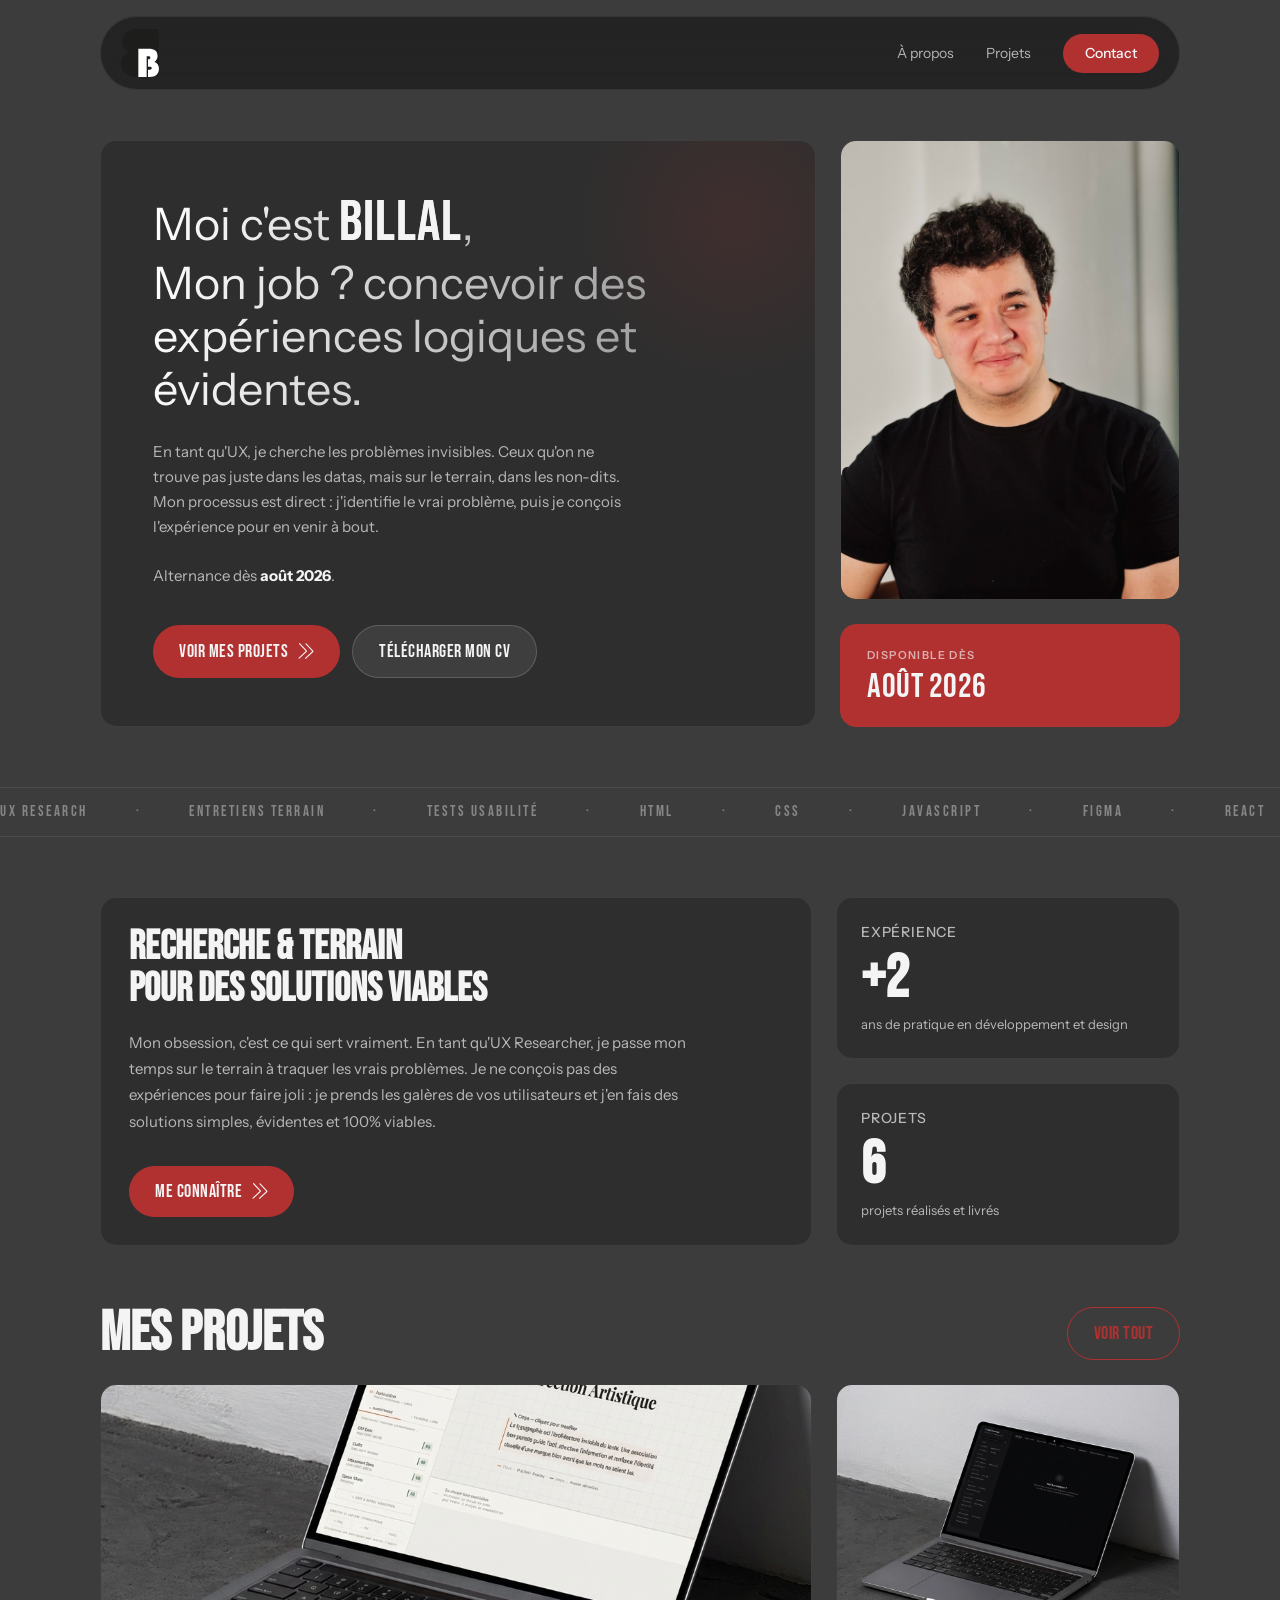
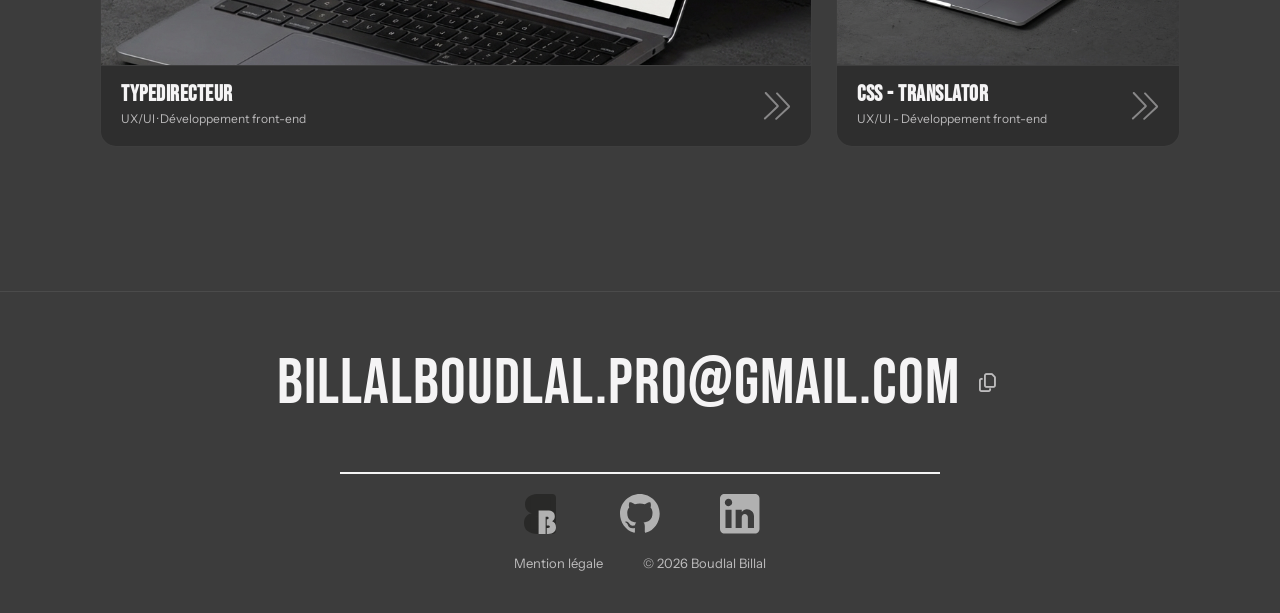
<file: index.html>
<!DOCTYPE html>
<html lang="fr">

<head>

  <meta charset="UTF-8" />
  <meta name="viewport" content="width=device-width, initial-scale=1.0" />
  <meta name="description"
    content="Billal Boudlal - UX Researcher & Développeur Full Stack, en recherche d'alternance dès août 2026." />
  <meta property="og:title" content="Billal Boudlal - UX Researcher & Développeur" />
  <meta property="og:description" content="Portfolio de Billal Boudlal - UX Researcher & Développeur Full Stack." />
  <meta property="og:type" content="website" />
  <link rel="icon" type="image/svg+xml" href="assets/icon/logo_boudlal_billal.svg" />
  <link rel="stylesheet" href="https://cdnjs.cloudflare.com/ajax/libs/font-awesome/6.5.1/css/all.min.css" />

  <title>Billal Boudlal - UX Researcher & Développeur</title>

  <!-- LIEN CSS -->
  <link rel="stylesheet" href="css/base.css" />
  <link rel="stylesheet" href="css/header.css" />
  <link rel="stylesheet" href="css/footer.css" />
  <link rel="stylesheet" href="css/buttons.css" />
  <link rel="stylesheet" href="css/cards.css" />
  <link rel="stylesheet" href="css/sections.css" />
  <link rel="stylesheet" href="css/animations.css" />

  <link rel="stylesheet" href="css/responsive.css" />
</head>

<body class="page-wrapper">

  <!-- HEADER -->
  <header class="header" role="banner">

    <a href="index.html" class="header_logo" aria-label="Retour à l'accueil">

      <img src="assets/icon/logo_boudlal_billal.svg" alt="Logo Billal Boudlal" width="38" height="48" />

    </a>
    <nav class="header_nav" id="header-nav" role="navigation" aria-label="Navigation principale">

      <a href="pages/apropos.html" class="header_link">À propos</a>

      <a href="pages/projets.html" class="header_link">Projets</a>

      <a href="pages/contact.html" class="header_cta">Contact</a>

    </nav>

    <button class="header_burger" aria-label="Ouvrir le menu" aria-expanded="false" aria-controls="header-nav">
      <span></span>
      <span></span>
      <span></span>
    </button>
  </header>

  <main id="contenu-principal">

    <!-- HERO -->
    <section class="section section--hero" aria-labelledby="hero-titre">

      <div class="bento bento--hero">

        <div class="hero-card">

          <div>

            <h1 id="hero-titre" class="hero-card_heading">
              Moi c'est <span class="name">Billal</span>,<br />
              Mon job ? concevoir des expériences logiques et évidentes.
            </h1>

            <p class="hero-card_desc">

              <br>
              En tant qu'UX, je cherche les problèmes invisibles. Ceux qu'on ne trouve pas juste dans les datas, mais
              sur le terrain, dans les non-dits. Mon processus est direct : j'identifie le vrai problème, puis je
              conçois l'expérience pour en venir à bout.
              <br>
              <br>
              Alternance dès
              <strong style="color:var(--blanc)">août 2026</strong>.

            </p>

          </div>

          <div class="btn-group">

            <a href="pages/projets.html" class="btn btn--primary btn--auto">

              Voir mes projets

              <img class="btn_arrow" src="assets/icon/arrow.svg" alt="" />

            </a>

            <a href="assets/pdf/UX_Research_boudlal_billal.pdf" class="btn btn--ghost btn--auto"
              download="CV-Billal-Boudlal.pdf">

              Télécharger mon CV

            </a>

          </div>

        </div>

        <aside class="hero-col-right" aria-label="true">

          <figure class="photo-card">

            <a href="pages/apropos.html">
              <img src="assets/img/moi.webp" alt="Portrait de Billal Boudlal" loading="lazy" />
            </a>

          </figure>

          <div class="card card--rouge hero-dispo">

            <p class="hero-dispo_label">Disponible dès</p>

            <p class="hero-dispo_value">Août 2026</p>

          </div>

        </aside>

      </div>
    </section>

    <!-- SCROLL BANNER -->
    <div class="scroll-banner" aria-hidden="true">

      <div class="scroll-banner_track">

        <span class="scroll-banner_item">UX Research</span>

        <span class="scroll-banner_item">·</span>

        <span class="scroll-banner_item">Entretiens terrain</span>

        <span class="scroll-banner_item">·</span>

        <span class="scroll-banner_item">Tests usabilité</span>

        <span class="scroll-banner_item">·</span>

        <span class="scroll-banner_item">HTML</span>

        <span class="scroll-banner_item">·</span>

        <span class="scroll-banner_item">CSS</span>

        <span class="scroll-banner_item">·</span>

        <span class="scroll-banner_item">JavaScript</span>

        <span class="scroll-banner_item">·</span>

        <span class="scroll-banner_item">Figma</span>

        <span class="scroll-banner_item">·</span>

        <span class="scroll-banner_item">React</span>

        <span class="scroll-banner_item">·</span>

        <span class="scroll-banner_item">Sass</span>

        <span class="scroll-banner_item">·</span>

        <span class="scroll-banner_item">TailWind</span>

        <span class="scroll-banner_item">·</span>

        <span class="scroll-banner_item">WordPress</span>

        <span class="scroll-banner_item">·</span>

        <span class="scroll-banner_item">UX Research</span>

        <span class="scroll-banner_item">·</span>

        <span class="scroll-banner_item">Entretiens terrain</span>

        <span class="scroll-banner_item">·</span>

        <span class="scroll-banner_item">Tests usabilité</span>

        <span class="scroll-banner_item">·</span>

        <span class="scroll-banner_item">HTML</span>

        <span class="scroll-banner_item">·</span>

        <span class="scroll-banner_item">CSS</span>

        <span class="scroll-banner_item">·</span>

        <span class="scroll-banner_item">JavaScript</span>

        <span class="scroll-banner_item">·</span>

        <span class="scroll-banner_item">Figma</span>

        <span class="scroll-banner_item">·</span>

        <span class="scroll-banner_item">React</span>

        <span class="scroll-banner_item">·</span>

        <span class="scroll-banner_item">Sass</span>

        <span class="scroll-banner_item">·</span>

        <span class="scroll-banner_item">TailWind</span>

        <span class="scroll-banner_item">·</span>

        <span class="scroll-banner_item">WordPress</span>

        <span class="scroll-banner_item">·</span>

      </div>

    </div>

    <!-- À PROPOS -->

    <section class="section" aria-labelledby="about-titre">

      <div class="bento about-bento">

        <article class="card about-bento_card fade-in">

          <div>

            <h2 id="about-titre" class="about-bento_heading">
              RECHERCHE & TERRAIN
              <br>
              POUR DES SOLUTIONS VIABLES
            </h2>

            <p class="about-bento_text" style="margin-top:20px">
              Mon obsession, c'est ce qui sert vraiment. En tant qu'UX Researcher, je passe mon temps sur le terrain à
              traquer les vrais problèmes. Je ne conçois pas des expériences pour faire joli : je prends les galères de
              vos utilisateurs et j'en fais des solutions simples, évidentes et 100% viables.
            </p>

          </div>

          <a href="pages/apropos.html" class="btn btn--primary btn--auto">
            Me connaître

            <img class="btn_arrow" src="assets/icon/arrow.svg" alt="" />

          </a>

        </article>

        <aside class="about-bento_stats" aria-label="true">

          <div class="stat-card fade-in fade-in-delay-1">

            <span class="stat-card_label">Expérience</span>

            <h3 class="stat-card_value">+2</h3>

            <span class="stat-card_desc">ans de pratique en développement et design</span>

          </div>

          <div class="stat-card fade-in fade-in-delay-2">

            <span class="stat-card_label">Projets</span>

            <h3 class="stat-card_value">6</h3>

            <span class="stat-card_desc">projets réalisés et livrés</span>

          </div>

        </aside>

      </div>

    </section>

    <!-- PROJETS APERÇU -->
    <section class="section section--flush" aria-labelledby="projets-titre">

      <div class="section-header">

        <h2 id="projets-titre" class="section-header_title">Mes projets</h2>

        <a href="pages/projets.html" class="btn btn--outline">Voir tout</a>

      </div>

      <ul class="projets-bento">

        <li>

          <article>

            <a href="pages/typedirecteur.html" class="project-card fade-in">

              <div class="project-card_img card_image">

                <img src="assets/mockup/TypeDirecteur.jpg" alt="">

              </div>

              <div class="project-card_info">

                <div>

                  <h3 class="project-card_name">Typedirecteur</h3>

                  <p class="project-card_specialty">UX/UI · Développement front-end</p>

                </div>

                <img class="project-card_arrow" src="assets/icon/arrow.svg" alt="" />

              </div>

            </a>

          </article>

        </li>

        <li>

          <article>

            <a href="pages/css-translator.html" class="project-card fade-in fade-in-delay-1">

              <div class="project-card_img">

                <img src="assets/mockup/css-translator.jpg" alt="">

              </div>

              <div class="project-card_info">

                <div>

                  <h3 class="project-card_name">CSS - translator</h3>

                  <p class="project-card_specialty">UX/UI - Développement front-end</p>

                </div>

                <img class="project-card_arrow" src="assets/icon/arrow.svg" alt="double fleche" />

              </div>

            </a>

          </article>

        </li>

      </ul>

    </section>

  </main>

  <footer class="footer" role="contentinfo">

    <a href="mailto:Billalboudlal.pro@gmail.com" class="footer_mail">Billalboudlal.pro@gmail.com</a>

    <div class="footer_bottom">

      <hr class="footer_separator">
      </hr>

      <div class="footer_socials">

        <div class="footer_logo">

          <a href="index.html" class="footer_social-link">

            <img src="assets/icon/logo_boudlal_billal.svg" alt="Logo" />

          </a>

        </div>

        <a href="https://github.com/Mazout-A" class="footer_social-link" target="_blank" rel="noopener">

          <img src="assets/icon/Github.svg" alt="GitHub" />

        </a>

        <a href="https://www.linkedin.com/in/billal-boudlal-a6442933a/" class="footer_social-link" target="_blank"
          rel="noopener">

          <img src="assets/icon/linkedin.svg" alt="LinkedIn" />

        </a>

      </div>

      <nav class="footer_mentions" role="navigation" aria-label="Mentions légales">

        <a href="#" class="footer_mention-link">Mention légale</a>

        <span>© 2026 Boudlal Billal</span>

      </nav>

    </div>

  </footer>

  <script src="js/app.js"></script>

</body>

</html>
</file>
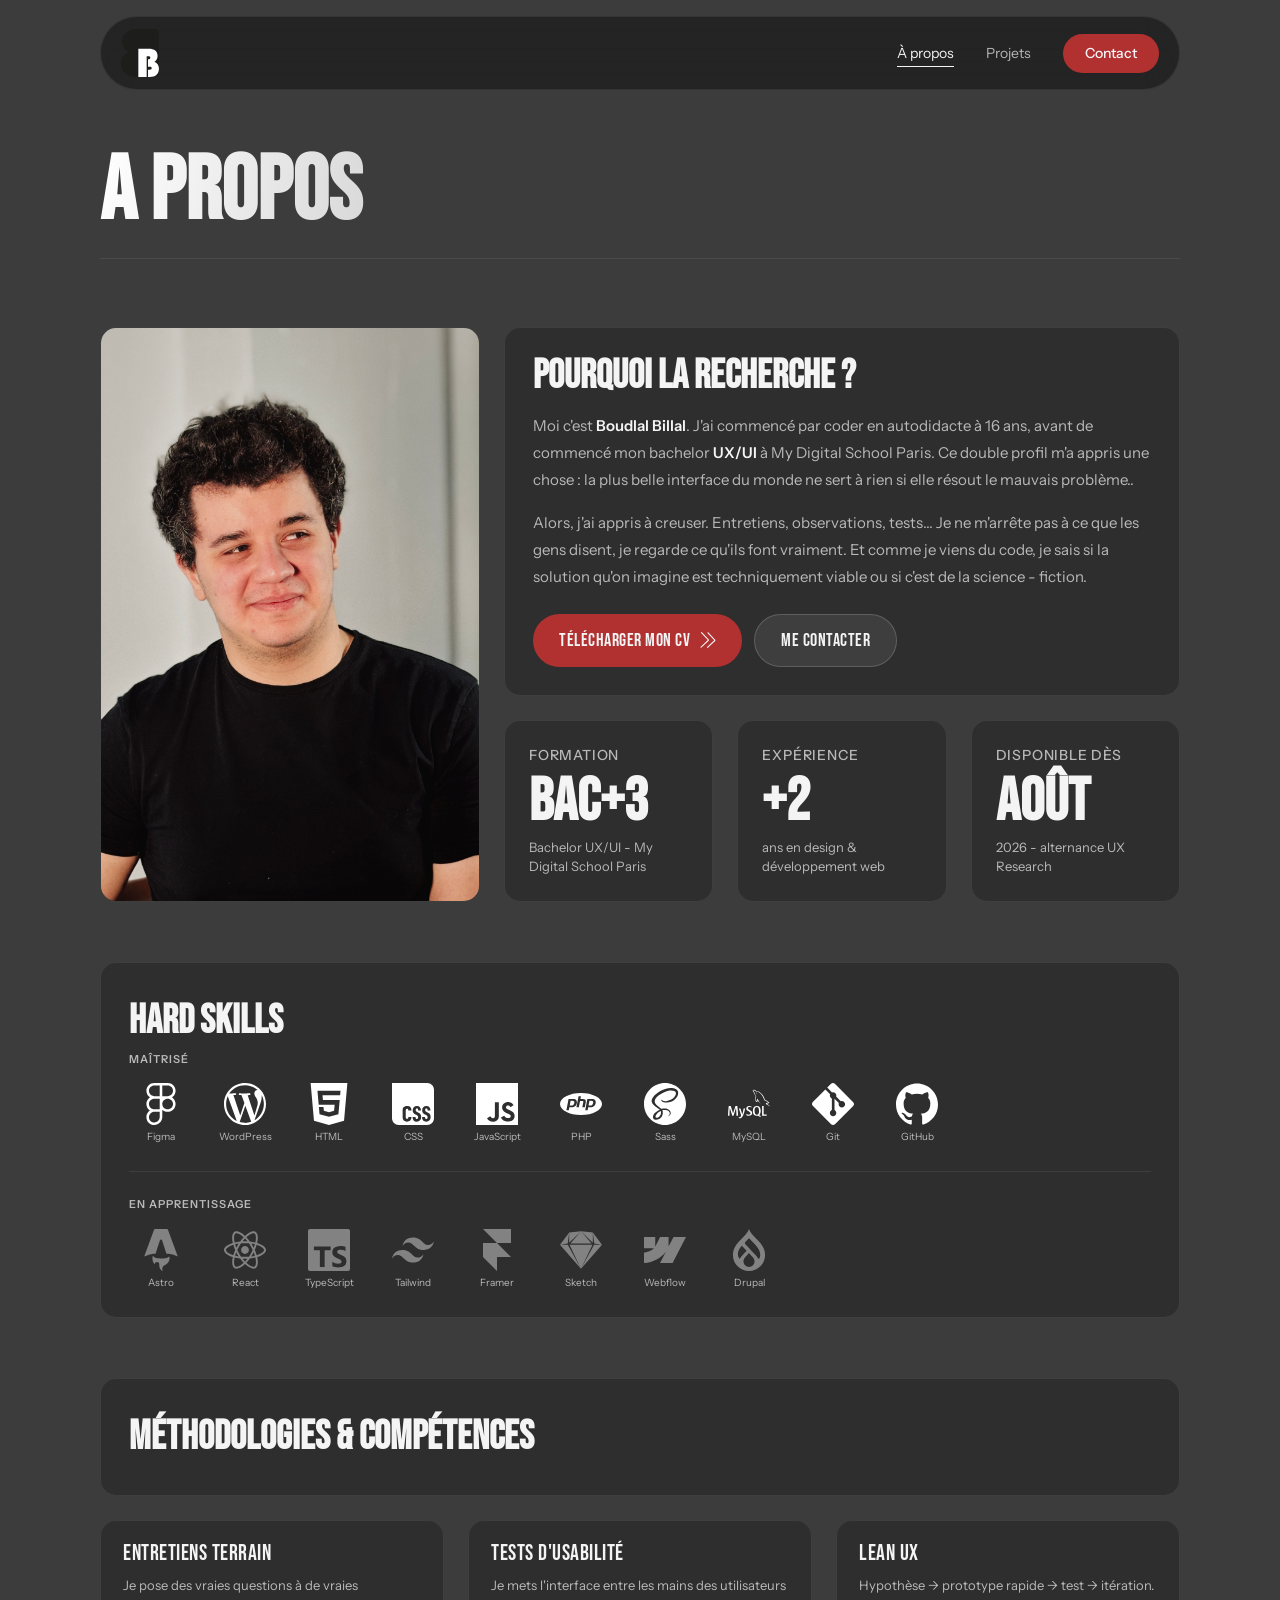
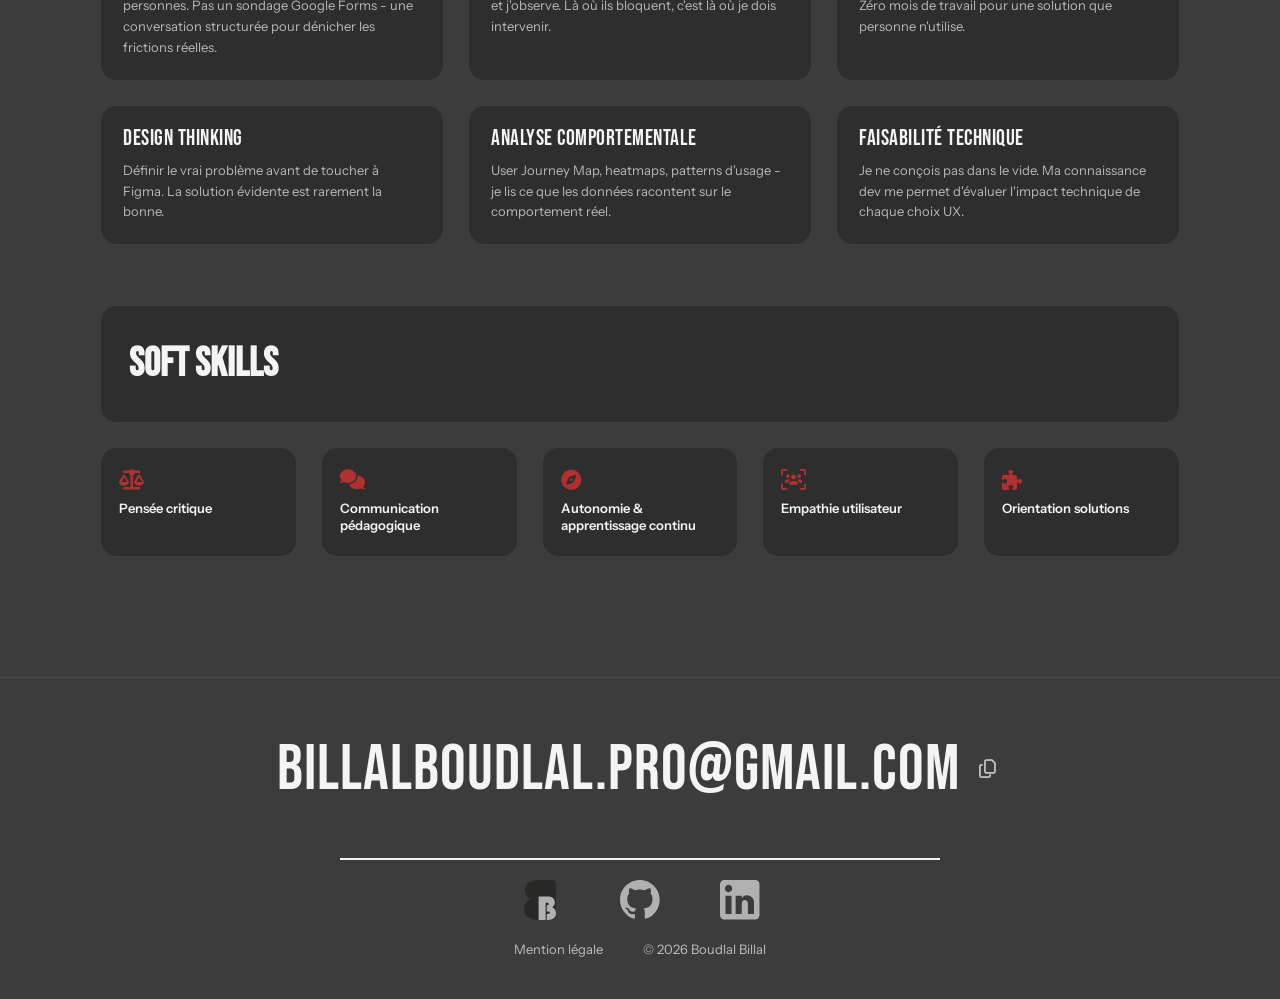
<file: pages/apropos.html>
<!DOCTYPE html>

<html lang="fr">

<head>

  <meta charset="UTF-8" />
  <meta name="viewport" content="width=device-width, initial-scale=1.0" />
  <meta name="description" content="À propos de Billal Boudlal - UX Researcher et Web Designer." />
  <meta property="og:title" content="À propos - Billal Boudlal" />
  <meta property="og:description" content="Découvrez le parcours de Billal Boudlal, UX Researcher et Développeur." />
  <meta property="og:type" content="profile" />
  <link rel="icon" type="image/svg+xml" href="../assets/icon/logo_boudlal_billal.svg" />
  <link rel="stylesheet" href="https://cdnjs.cloudflare.com/ajax/libs/font-awesome/6.5.1/css/all.min.css" />

  <title>À propos - Billal Boudlal</title>

  <link rel="stylesheet" href="../css/base.css" />
  <link rel="stylesheet" href="../css/header.css" />
  <link rel="stylesheet" href="../css/footer.css" />
  <link rel="stylesheet" href="../css/buttons.css" />
  <link rel="stylesheet" href="../css/cards.css" />
  <link rel="stylesheet" href="../css/sections.css" />
  <link rel="stylesheet" href="../css/animations.css" />

  <link rel="stylesheet" href="../css/responsive.css" />
</head>

<body class="page-wrapper">

  <header class="header" role="banner">

    <a href="../index.html" class="header_logo">

      <img src="../assets/icon/logo_boudlal_billal.svg" alt="Logo Billal Boudlal" width="38" height="48" />

    </a>

    <nav class="header_nav" id="header-nav" role="navigation" aria-label="Navigation principale">

      <a href="apropos.html" class="header_link active" aria-current="page">À propos</a>

      <a href="projets.html" class="header_link">Projets</a>

      <a href="contact.html" class="header_cta">Contact</a>

    </nav>

    <button class="header_burger" aria-label="Ouvrir le menu" aria-expanded="false" aria-controls="header-nav">
      <span></span>
      <span></span>
      <span></span>
    </button>
  </header>

  <main id="contenu-principal">

    <div class="page-title">

      <h1 class="page-title_text">A propos</h1>

      <hr class="page-title_line" />

    </div>

    <!-- BIOGRAPHIE -->

    <section class="section section--tight">

      <div class="about-grid">

        <figure class="about-photo fade-in">

          <img src="../assets/img/moi.HEIC" alt="Portrait de Billal Boudlal" />

        </figure>

        <article class="card bio-card fade-in fade-in-delay-1">

          <div class="bio-card_content">

            <h2 class="bio-card_title">Pourquoi la recherche ?</h2>

            <p class="bio-card_text">

              Moi c'est <strong>Boudlal Billal</strong>. J'ai commencé par coder en autodidacte à 16 ans, avant de
              commencé mon bachelor <strong>UX/UI</strong> à My Digital School Paris. Ce double profil m'a appris une
              chose : la plus belle interface du monde ne sert à rien si elle résout le mauvais problème..

            </p>

            <p class="bio-card_text">

              Alors, j'ai appris à creuser. Entretiens, observations, tests... Je ne m'arrête pas à ce que les gens
              disent, je regarde ce qu'ils font vraiment. Et comme je viens du code, je sais si la solution qu'on
              imagine est techniquement viable ou si c'est de la science - fiction.

            </p>

          </div>

          <div style="display:flex; gap:12px; flex-wrap:wrap;">

            <a href="../assets/pdf/UX_Research_boudlal_billal.pdf" class="btn btn--primary btn--auto"
              download="CV-Billal-Boudlal.pdf">

              Télécharger mon CV

              <img class="btn_arrow" src="../assets/icon/arrow.svg" alt="" />

            </a>

            <a href="contact.html" class="btn btn--ghost btn--auto">Me contacter</a>

          </div>

        </article>

        <aside class="stats-bento fade-in fade-in-delay-2">

          <div class="stat-card">

            <span class="stat-card_label">Formation</span>

            <strong class="stat-card_value">Bac+3</strong>

            <span class="stat-card_desc">Bachelor UX/UI - My Digital School Paris</span>

          </div>

          <div class="stat-card">

            <span class="stat-card_label">Expérience</span>

            <strong class="stat-card_value" data-target="2" data-prefix="+">+2</strong>

            <span class="stat-card_desc">ans en design &amp; développement web</span>

          </div>

          <div class="stat-card">

            <span class="stat-card_label">Disponible dès</span>

            <strong class="stat-card_value">Août</strong>

            <span class="stat-card_desc">2026 - alternance UX Research</span>

          </div>

        </aside>

      </div>

    </section>

    <!-- HARD SKILLS -->

    <section class="section section--flush">

      <div class="card fade-in">

        <h2 class="services-title-sm">Hard Skills</h2>

        <div style="margin-bottom:28px;">

          <span class="skills-group_label">Maîtrisé</span>

          <ul class="skills-logos">

            <li>

              <div class="skill-logo"><img src="../assets/logos/figma.svg" alt="Figma" />

                <span class="skill-logo_name">Figma</span>

              </div>

            </li>

            <li>

              <div class="skill-logo">

                <img src="../assets/logos/wordpress.svg" alt="WordPress" />

                <span class="skill-logo_name">WordPress</span>

              </div>

            </li>

            <li>

              <div class="skill-logo">

                <img src="../assets/logos/html.svg" alt="HTML" />

                <span class="skill-logo_name">HTML</span>

              </div>

            </li>

            <li>

              <div class="skill-logo"><img src="../assets/logos/css.svg" alt="CSS" />

                <span class="skill-logo_name">CSS</span>

              </div>

            </li>

            <li>

              <div class="skill-logo"><img src="../assets/logos/javascript.svg" alt="JavaScript" />

                <span class="skill-logo_name">JavaScript</span>

              </div>

            </li>

            <li>

              <div class="skill-logo"><img src="../assets/logos/php.svg" alt="PHP" />

                <span class="skill-logo_name">PHP</span>

              </div>

            </li>

            <li>

              <div class="skill-logo"><img src="../assets/logos/sass.svg" alt="Sass" />

                <span class="skill-logo_name">Sass</span>

              </div>

            </li>

            <li>

              <div class="skill-logo"><img src="../assets/logos/mysql.svg" alt="MySQL" />

                <span class="skill-logo_name">MySQL</span>

              </div>

            </li>

            <li>

              <div class="skill-logo">

                <img src="../assets/logos/git.svg" alt="Git" />

                <span class="skill-logo_name">Git</span>

              </div>

            </li>

            <li>

              <div class="skill-logo">

                <img src="../assets/logos/github.svg" alt="GitHub" />

                <span class="skill-logo_name">GitHub</span>

              </div>

            </li>

          </ul>

        </div>

        <div class="section-divider"></div>

        <div style="margin-top:24px;">

          <span class="skills-group_label">En apprentissage</span>

          <ul class="skills-logos">

            <li>

              <div class="skill-logo skill-logo--learning">

                <img src="../assets/logos/astro.svg" alt="Astro" />

                <span class="skill-logo_name">Astro</span>

              </div>

            </li>

            <li>

              <div class="skill-logo skill-logo--learning">

                <img src="../assets/logos/react.svg" alt="React" />

                <span class="skill-logo_name">React</span>

              </div>

            </li>

            <li>

              <div class="skill-logo skill-logo--learning">

                <img src="../assets/logos/typescript.svg" alt="TypeScript" />

                <span class="skill-logo_name">TypeScript</span>

              </div>

            </li>

            <li>

              <div class="skill-logo skill-logo--learning">

                <img src="../assets/logos/tailwind.svg" alt="Tailwind" />

                <span class="skill-logo_name">Tailwind</span>

              </div>

            </li>

            <li>

              <div class="skill-logo skill-logo--learning">

                <img src="../assets/logos/framer.svg" alt="Framer" />

                <span class="skill-logo_name">Framer</span>

              </div>

            </li>

            <li>

              <div class="skill-logo skill-logo--learning">

                <img src="../assets/logos/sketch.svg" alt="Sketch" />

                <span class="skill-logo_name">Sketch</span>

              </div>

            </li>

            <li>

              <div class="skill-logo skill-logo--learning">

                <img src="../assets/logos/webflow.svg" alt="Webflow" />

                <span class="skill-logo_name">Webflow</span>

              </div>

            </li>

            <li>

              <div class="skill-logo skill-logo--learning">

                <img src="../assets/logos/drupal.svg" alt="Drupal" />

                <span class="skill-logo_name">Drupal</span>

              </div>

            </li>

          </ul>

        </div>

      </div>

    </section>

    <!-- MÉTHODOLOGIES -->

    <section class="section section--flush">

      <div class="card fade-in" style="margin-bottom:var(--gap);">

        <h2 class="services-title-sm" style="margin-bottom:0;">Méthodologies & Compétences</h2>

      </div>

      <div class="methodo-grid fade-in">

        <div class="methodo-card">

          <span class="methodo-card_name">Entretiens terrain</span>

          <p class="methodo-card_desc">Je pose des vraies questions à de vraies personnes. Pas un sondage Google Forms -
            une conversation structurée pour dénicher les frictions réelles.</p>

        </div>

        <div class="methodo-card">

          <span class="methodo-card_name">Tests d'usabilité</span>

          <p class="methodo-card_desc">Je mets l'interface entre les mains des utilisateurs et j'observe. Là où ils
            bloquent, c'est là où je dois intervenir.</p>

        </div>

        <div class="methodo-card">

          <span class="methodo-card_name">Lean UX</span>

          <p class="methodo-card_desc">Hypothèse → prototype rapide → test → itération. Zéro mois de travail pour une
            solution que personne n'utilise.</p>

        </div>

        <div class="methodo-card">

          <span class="methodo-card_name">Design Thinking</span>

          <p class="methodo-card_desc">Définir le vrai problème avant de toucher à Figma. La solution évidente est
            rarement la bonne.</p>

        </div>

        <div class="methodo-card">

          <span class="methodo-card_name">Analyse comportementale</span>

          <p class="methodo-card_desc">User Journey Map, heatmaps, patterns d'usage - je lis ce que les données
            racontent sur le comportement réel.</p>

        </div>

        <div class="methodo-card">

          <span class="methodo-card_name">Faisabilité technique</span>

          <p class="methodo-card_desc">Je ne conçois pas dans le vide. Ma connaissance dev me permet d'évaluer l'impact
            technique de chaque choix UX.</p>

        </div>

      </div>

    </section>

    <!-- SOFT SKILLS -->

    <section class="section section--flush">

      <div class="card fade-in" style="margin-bottom:var(--gap);">

        <h2 class="services-title-sm" style="margin-bottom:0;">Soft Skills</h2>

      </div>

      <div class="softskills-grid fade-in">

        <div class="softskill-card">

          <i class="fa-solid fa-scale-balanced"></i>

          <span class="softskill-card_name">Pensée critique</span>

        </div>

        <div class="softskill-card">

          <i class="fa-solid fa-comments"></i>

          <span class="softskill-card_name">Communication pédagogique</span>

        </div>

        <div class="softskill-card">

          <i class="fa-solid fa-compass"></i>

          <span class="softskill-card_name">Autonomie & apprentissage continu</span>

        </div>

        <div class="softskill-card">

          <i class="fa-solid fa-users-viewfinder"></i>

          <span class="softskill-card_name">Empathie utilisateur</span>

        </div>

        <div class="softskill-card">

          <i class="fa-solid fa-puzzle-piece"></i>

          <span class="softskill-card_name">Orientation solutions</span>

        </div>

      </div>

    </section>

  </main>

  <footer class="footer" role="contentinfo">

    <a href="mailto:Billalboudlal.pro@gmail.com" class="footer_mail">Billalboudlal.pro@gmail.com</a>

    <div class="footer_bottom">

      <hr class="footer_separator">

      </hr>

      <div class="footer_socials">

        <div class="footer_logo">

          <a href="index.html" class="footer_social-link">

            <img src="../assets/icon/logo_boudlal_billal.svg" alt="Logo" />

          </a>

        </div>

        <a href="https://github.com/Mazout-A" class="footer_social-link" target="_blank" rel="noopener">

          <img src="../assets/icon/Github.svg" alt="GitHub" />

        </a>

        <a href="https://www.linkedin.com/in/billal-boudlal-a6442933a/" class="footer_social-link" target="_blank"
          rel="noopener">

          <img src="../assets/icon/linkedin.svg" alt="LinkedIn" />

        </a>

      </div>

      <nav class="footer_mentions" role="navigation" aria-label="Mentions légales">

        <a href="#" class="footer_mention-link">Mention légale</a>

        <span>© 2026 Boudlal Billal</span>

      </nav>

    </div>

  </footer>

  <script src="../js/app.js"></script>

</body>

</html>
</file>
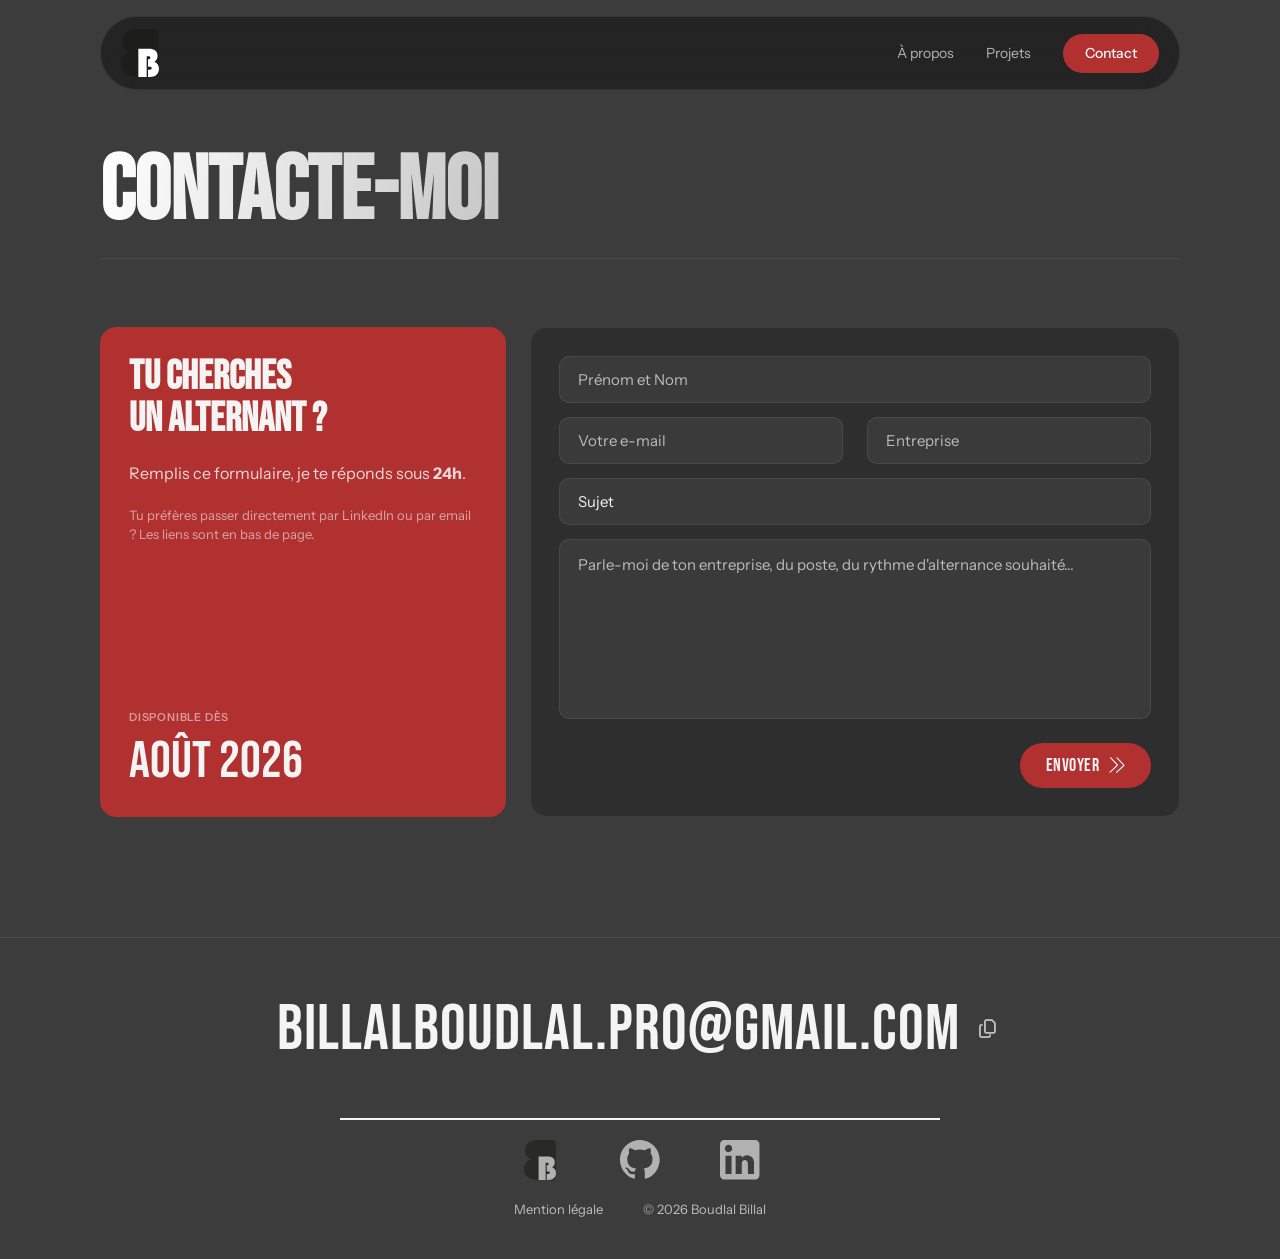
<file: pages/contact.html>
<!DOCTYPE html>

<html lang="fr">

<head>

  <meta charset="UTF-8" />

  <meta name="viewport" content="width=device-width, initial-scale=1.0" />

  <meta name="description" content="Contactez Billal Boudlal - en recherche d'alternance dès août 2026." />
  <meta property="og:title" content="Contact - Billal Boudlal" />
  <meta property="og:description" content="Contactez Billal Boudlal - en recherche d'alternance dès août 2026." />
  <meta property="og:type" content="website" />
  <link rel="icon" type="image/svg+xml" href="../assets/icon/logo_boudlal_billal.svg" />

  <link rel="stylesheet" href="https://cdnjs.cloudflare.com/ajax/libs/font-awesome/6.5.1/css/all.min.css" />

  <title>Contact - Billal Boudlal</title>

  <link rel="stylesheet" href="../css/base.css" />

  <link rel="stylesheet" href="../css/header.css" />

  <link rel="stylesheet" href="../css/footer.css" />

  <link rel="stylesheet" href="../css/buttons.css" />

  <link rel="stylesheet" href="../css/cards.css" />

  <link rel="stylesheet" href="../css/sections.css" />

  <link rel="stylesheet" href="../css/animations.css" />

  <link rel="stylesheet" href="../css/responsive.css" />
</head>

<body class="page-wrapper">

  <header class="header" role="banner">

    <a href="../index.html" class="header_logo">

      <img src="../assets/icon/logo_boudlal_billal.svg" alt="Logo Billal Boudlal" width="38" height="48" />

    </a>

    <nav class="header_nav" id="header-nav" role="navigation" aria-label="Navigation principale">

      <a href="apropos.html" class="header_link">À propos</a>

      <a href="projets.html" class="header_link">Projets</a>

      <a href="contact.html" class="header_cta" aria-current="page">Contact</a>

    </nav>

    <button class="header_burger" aria-label="Ouvrir le menu" aria-expanded="false" aria-controls="header-nav">
      <span></span>
      <span></span>
      <span></span>
    </button>
  </header>

  <main id="contenu-principal">

    <div class="page-title">

      <h1 class="page-title_text">Contacte-moi</h1>

      <hr class="page-title_line" />

    </div>

    <section class="section section--tight">

      <div class="contact-grid">

        <aside class="card card--rouge contact-accroche fade-in">

          <div class="contact-accroche_top">

            <h2 class="contact-accroche_title">Tu cherches<br />un alternant ?</h2>

            <p class="contact-accroche_sub">Remplis ce formulaire, je te réponds sous <strong>24h</strong>.</p>

            <p class="contact-accroche_alt">Tu préfères passer directement par LinkedIn ou par email ? Les liens sont en
              bas de page.</p>

          </div>

          <div class="contact-accroche_bottom">

            <p class="contact-accroche_label">Disponible dès</p>

            <p class="contact-accroche_value">Août 2026</p>

          </div>

        </aside>

        <div class="card fade-in fade-in-delay-1">

          <form class="contact-form"
            action="https://script.google.com/macros/s/AKfycbzWxT9WQjgOMEyyz2ulU4JvsKXylzIuF5Q4RuTKyORg75ZoHBqz_gaDtXL49j888D9FCw/exec"
            novalidate id="contact-form">

            <div>

              <label for="nom" class="sr-only">Prénom et Nom</label>

              <input class="form-input" type="text" id="nom" name="nom" placeholder="Prénom et Nom" autocomplete="name"
                required />

            </div>

            <div class="form-row">

              <div>

                <label for="email" class="sr-only">Adresse e-mail</label>

                <input class="form-input" type="email" id="email" name="email" placeholder="Votre e-mail"
                  autocomplete="email" required />

              </div>

              <div>

                <label for="entreprise" class="sr-only">Nom de l'entreprise</label>

                <input class="form-input" type="text" id="entreprise" name="entreprise" placeholder="Entreprise"
                  autocomplete="organization" />

              </div>

            </div>

            <div>

              <label for="sujet" class="sr-only">Sujet</label>

              <select class="form-select" id="sujet" name="sujet" required>

                <option value="" disabled selected>Sujet</option>

                <option value="Proposition alternance">Proposition d'alternance</option>

                <option value="Proposition stage">Proposition de stage</option>

                <option value="Collaboration/Devis">Collaboration / projet</option>

                <option value="Autre">Autre</option>

              </select>

            </div>

            <div>

              <label for="message" class="sr-only">Votre message</label>

              <textarea class="form-textarea" id="message" name="message"
                placeholder="Parle-moi de ton entreprise, du poste, du rythme d'alternance souhaité..."
                required></textarea>

            </div>

            <div class="form-submit">

              <button type="submit" class="btn btn--primary" id="btn-submit">
                Envoyer
                <img class="btn_arrow" src="../assets/icon/arrow.svg" alt="" />

              </button>

            </div>

          </form>

        </div>

      </div>

    </section>

  </main>

  <footer class="footer" role="contentinfo">

    <a href="mailto:Billalboudlal.pro@gmail.com" class="footer_mail">Billalboudlal.pro@gmail.com</a>

    <div class="footer_bottom">

      <div class="footer_separator"></div>

      <div class="footer_socials">

        <div class="footer_logo"><a href="../index.html" class="footer_social-link"><img
              src="../assets/icon/logo_boudlal_billal.svg" alt="Logo" /></a></div>

        <a href="https://github.com/Mazout-A" class="footer_social-link" target="_blank" rel="noopener"><img
            src="../assets/icon/Github.svg" alt="GitHub" /></a>

        <a href="https://www.linkedin.com/in/billal-boudlal-a6442933a/" class="footer_social-link" target="_blank"
          rel="noopener"><img src="../assets/icon/linkedin.svg" alt="LinkedIn" /></a>

      </div>

      <nav class="footer_mentions" role="navigation" aria-label="Mentions légales">

        <a href="#" class="footer_mention-link">Mention légale</a>

        <span>© 2026 Boudlal Billal</span>

      </nav>

    </div>

  </footer>

  <script src="../js/app.js"></script>

  <script>
    const contactForm = document.getElementById('contact-form');
    const submitBtn = document.getElementById('btn-submit');

    contactForm.addEventListener('submit', function (e) {
      e.preventDefault();

      submitBtn.disabled = true;
      const originalContent = submitBtn.innerHTML; // On garde l'icône flèche en mémoire
      submitBtn.textContent = "Envoi en cours...";

      const formData = new FormData(contactForm);
      const url = 'https://script.google.com/macros/s/AKfycbzWxT9WQjgOMEyyz2ulU4JvsKXylzIuF5Q4RuTKyORg75ZoHBqz_gaDtXL49j888D9FCw/exec';

      fetch(url, {
        method: 'POST',
        body: formData,
        mode: 'no-cors' // Google Apps Script nécessite souvent 'no-cors' pour le fetch direct
      })
        .then(() => {
          alert('Merci Billal ! Ton message a bien été envoyé et classé dans ton Gmail.');
          contactForm.reset();
          submitBtn.disabled = false;
          submitBtn.innerHTML = originalContent;
        })
        .catch(error => {
          console.error('Erreur:', error);
          alert('Oups, il y a eu un problème lors de l\'envoi.');
          submitBtn.disabled = false;
          submitBtn.innerHTML = originalContent;
        });
    });
  </script>

</body>

</html>
</file>
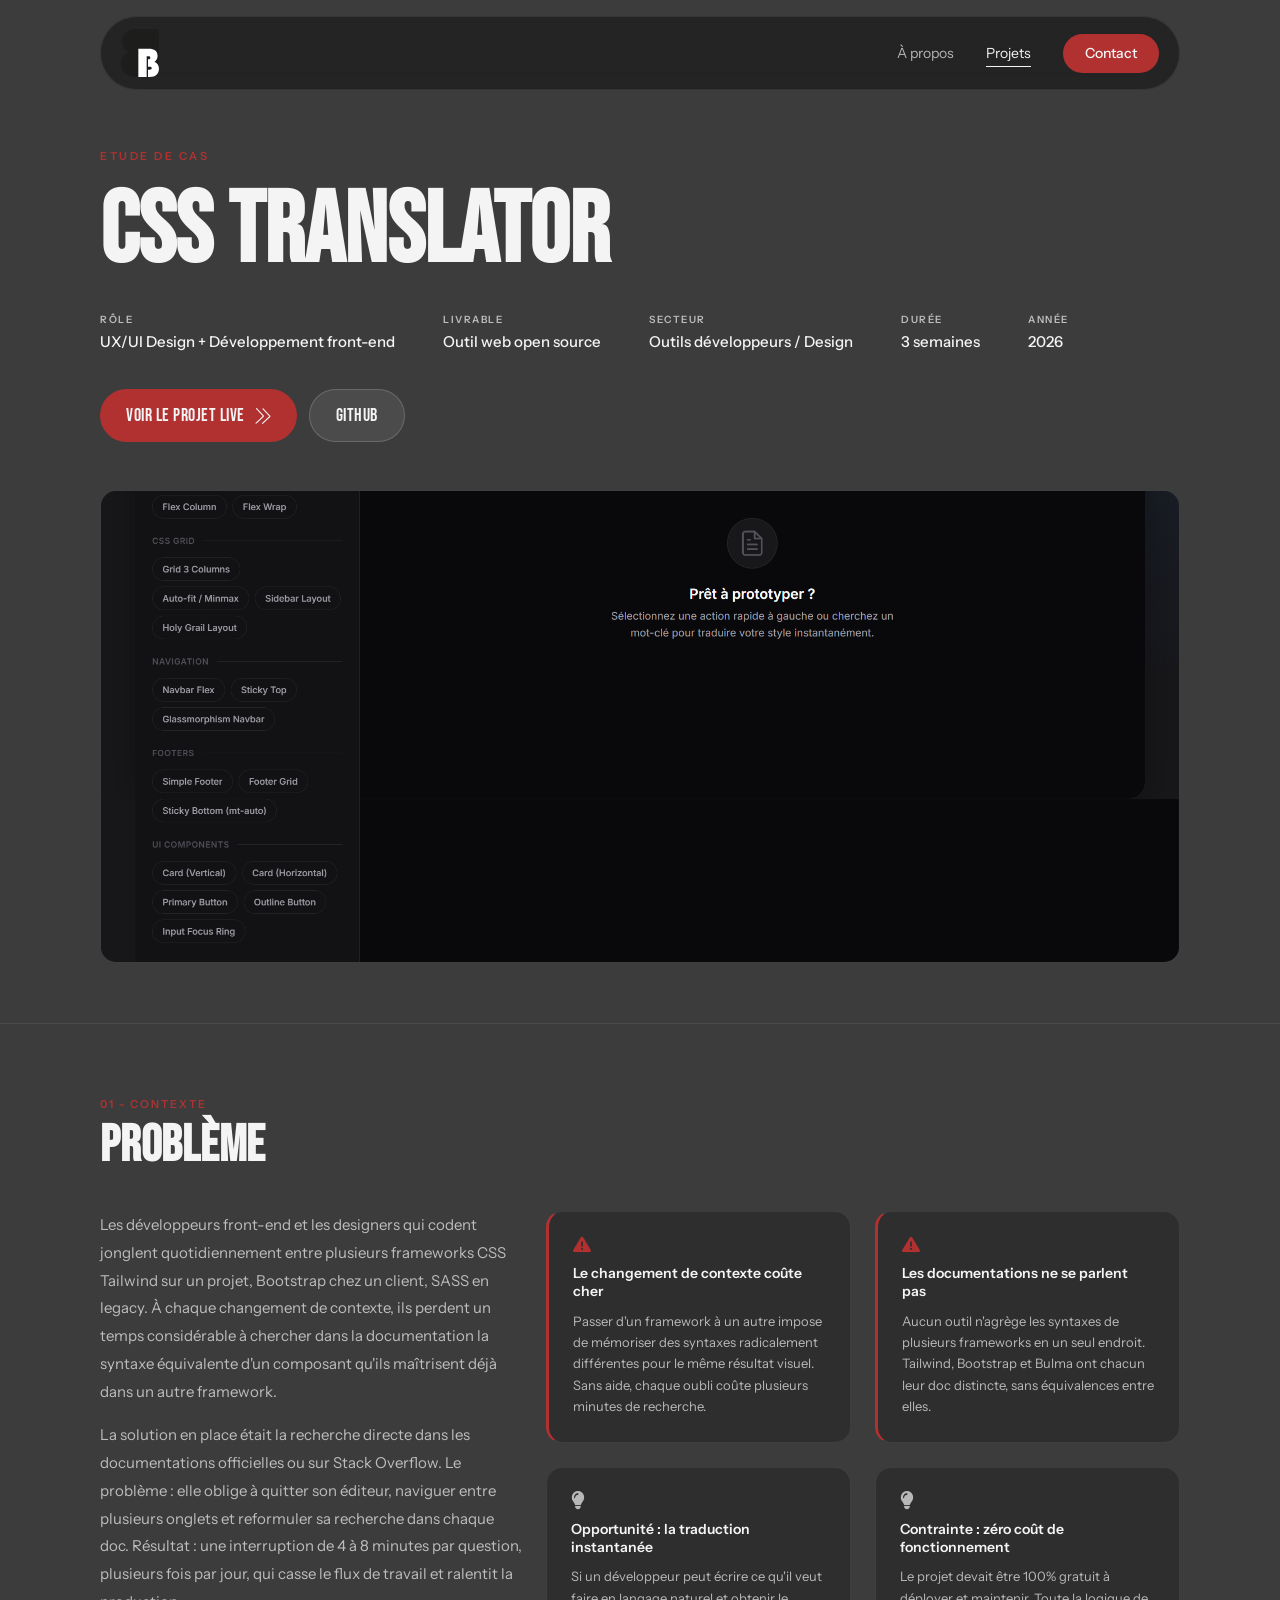
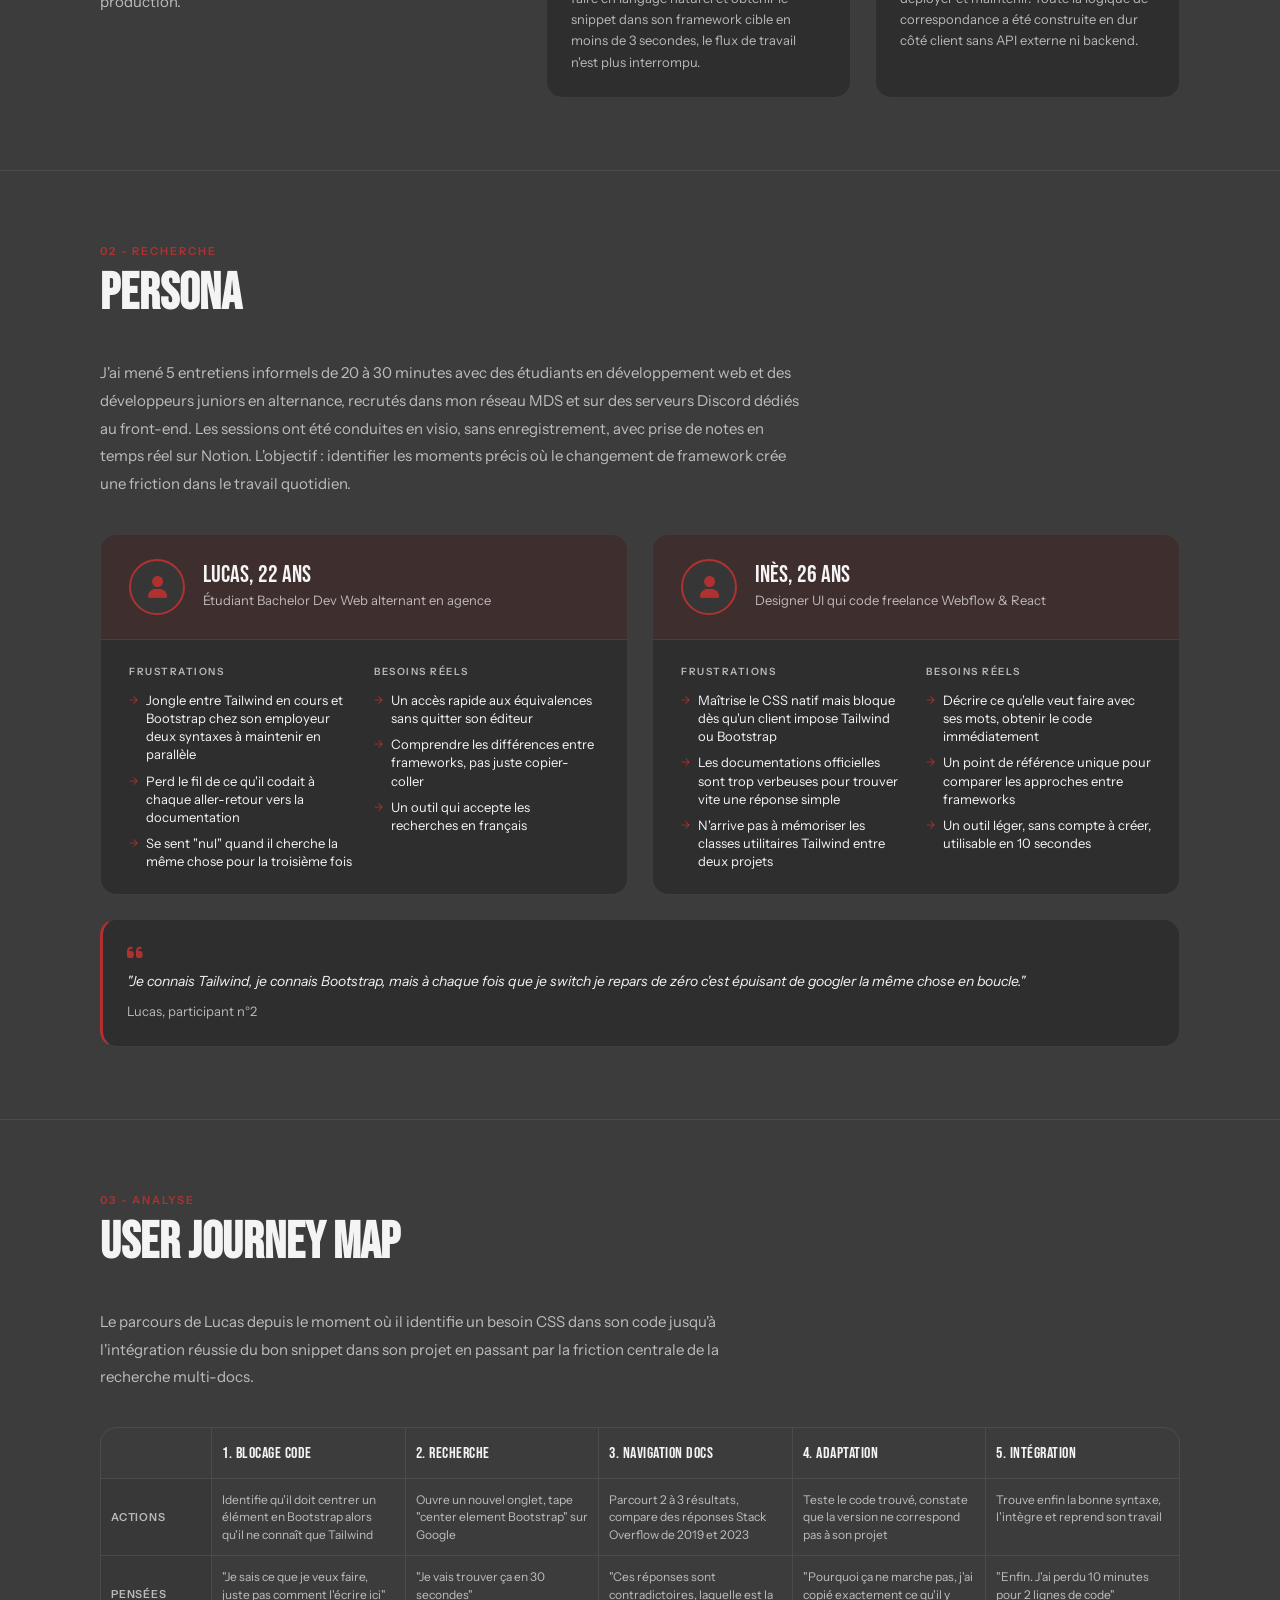
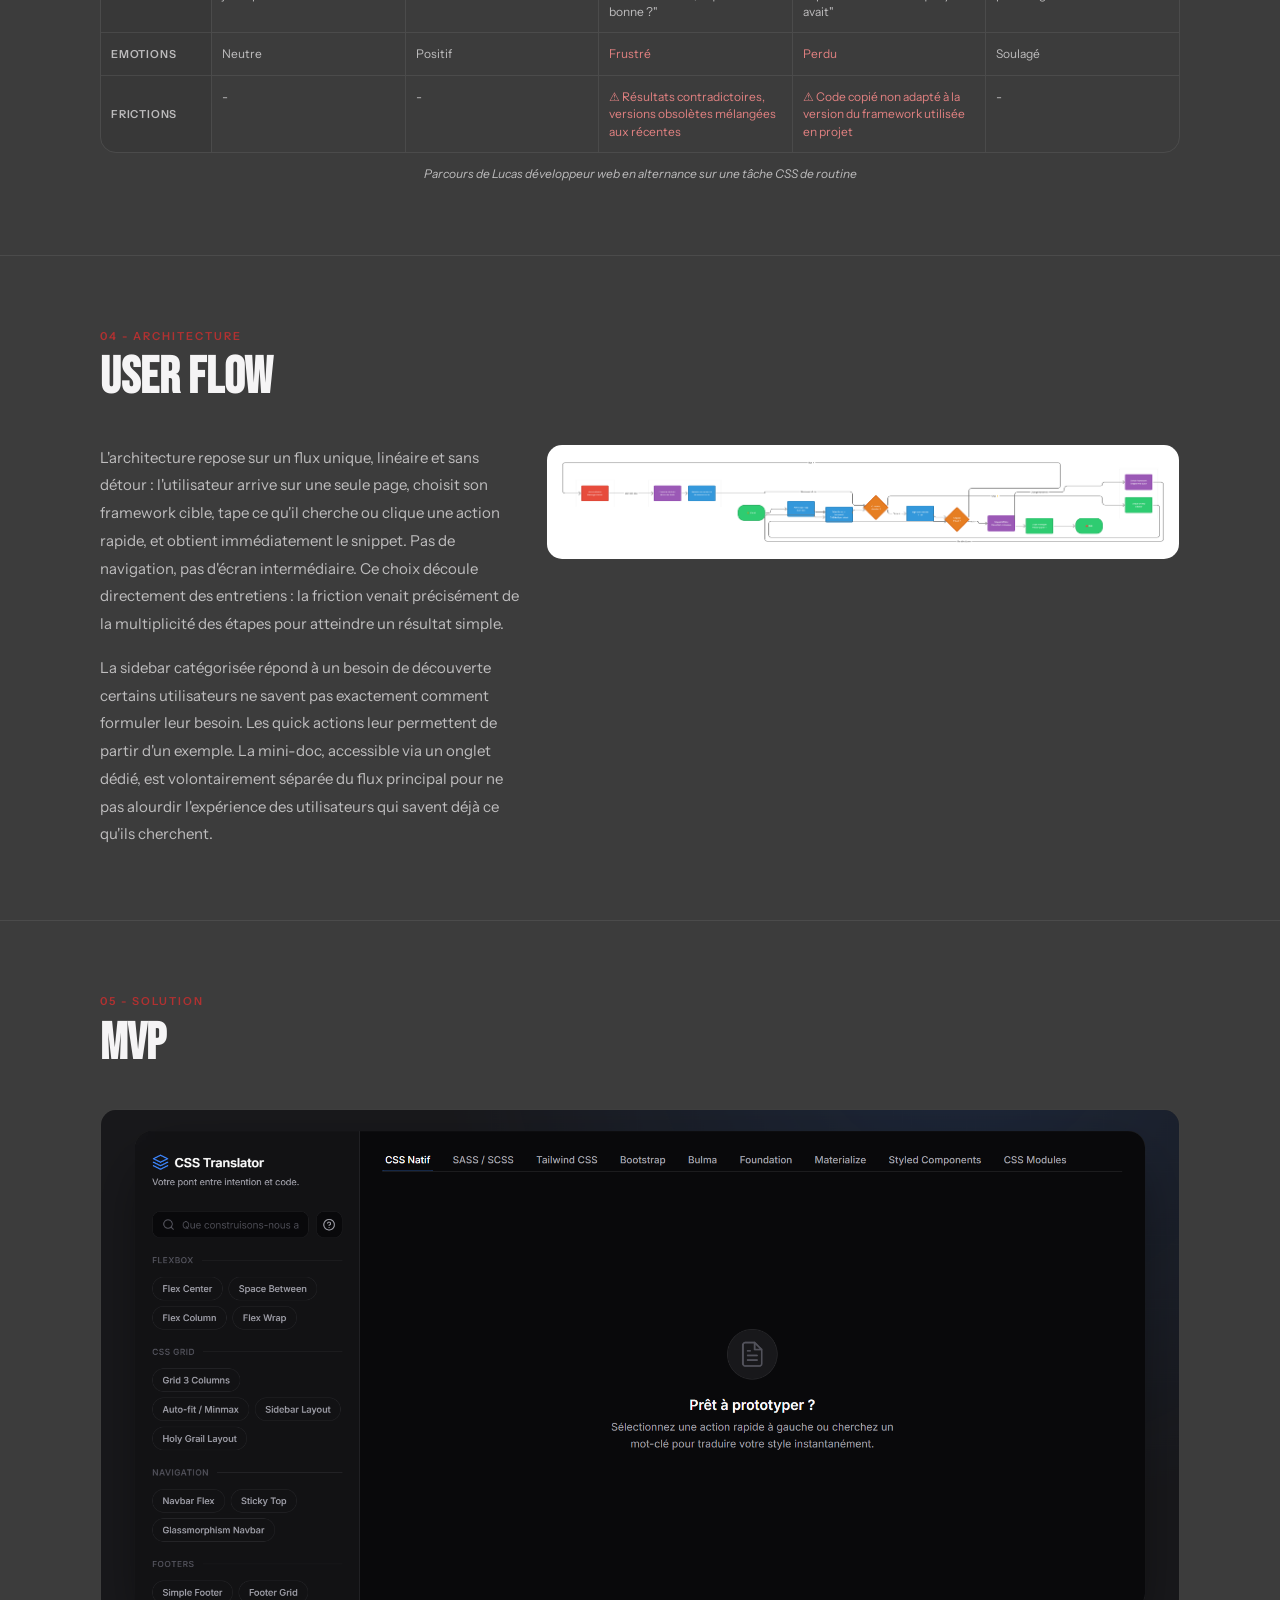
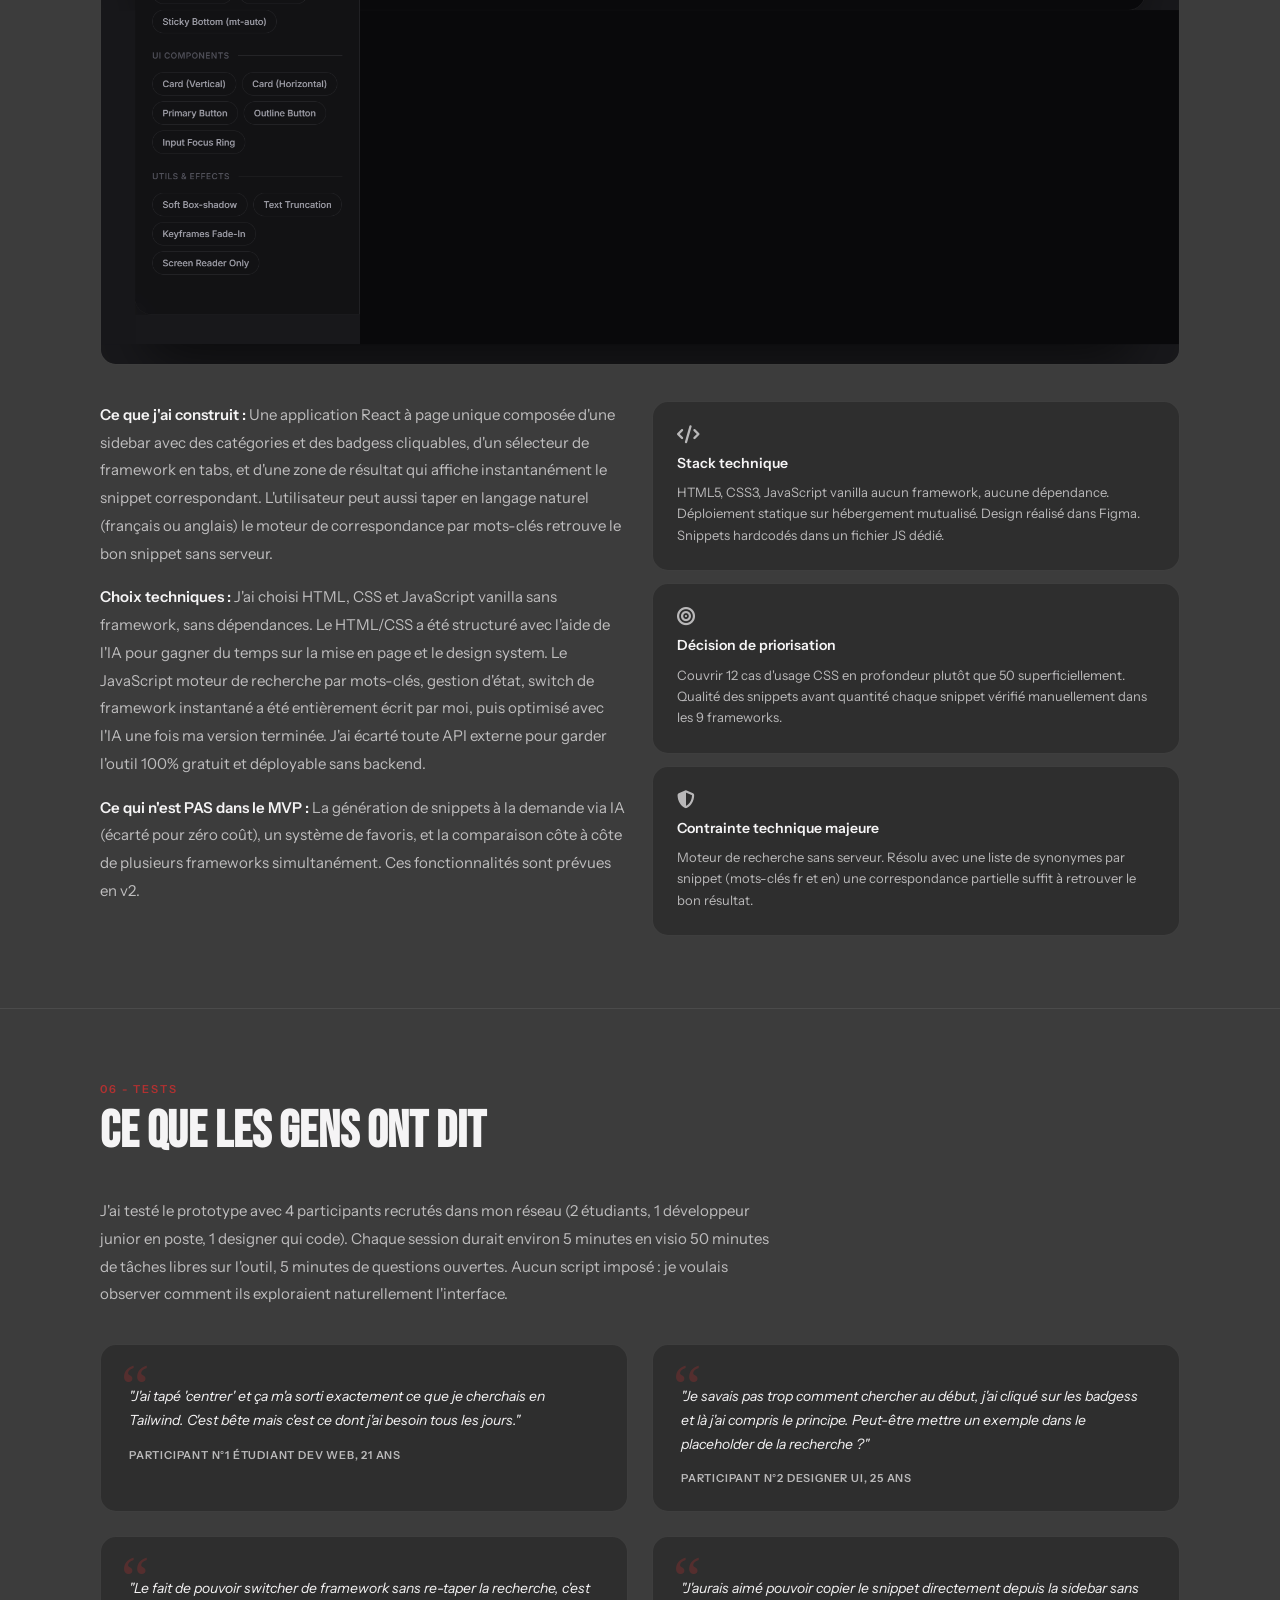
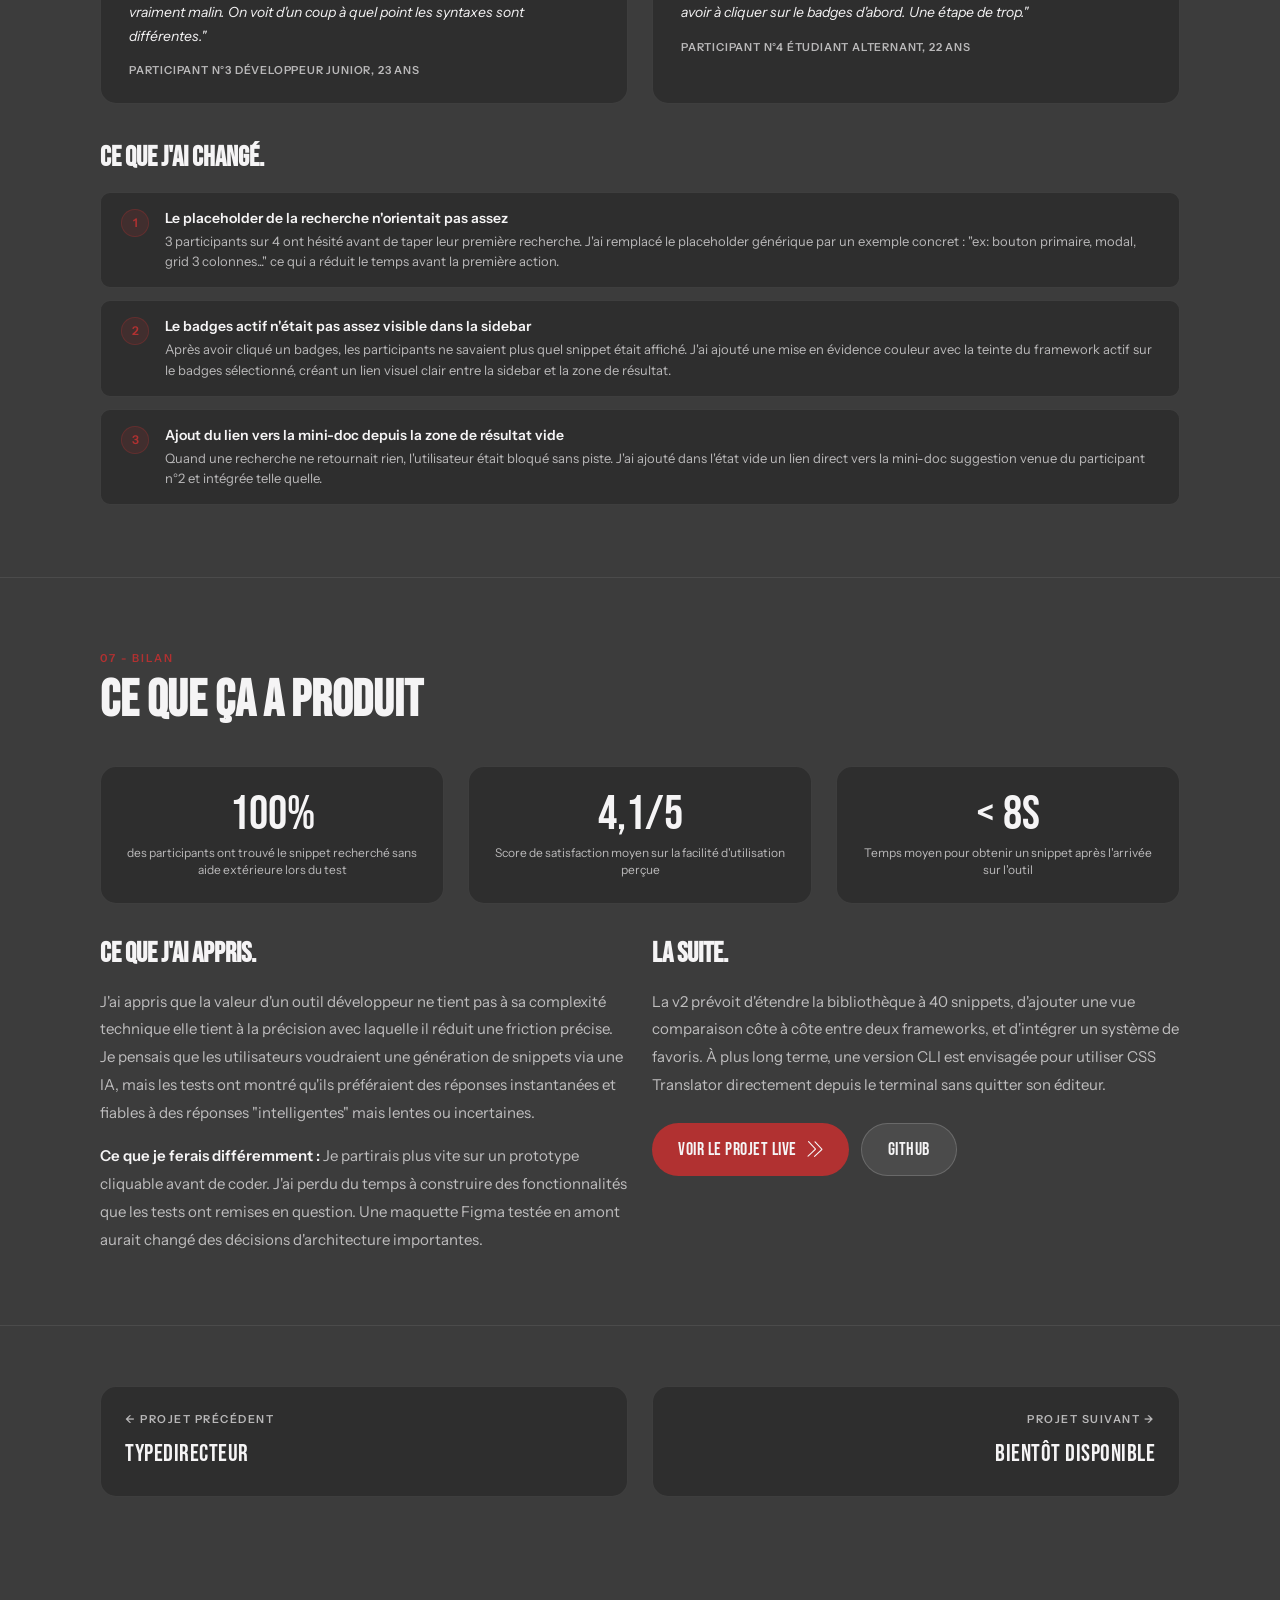
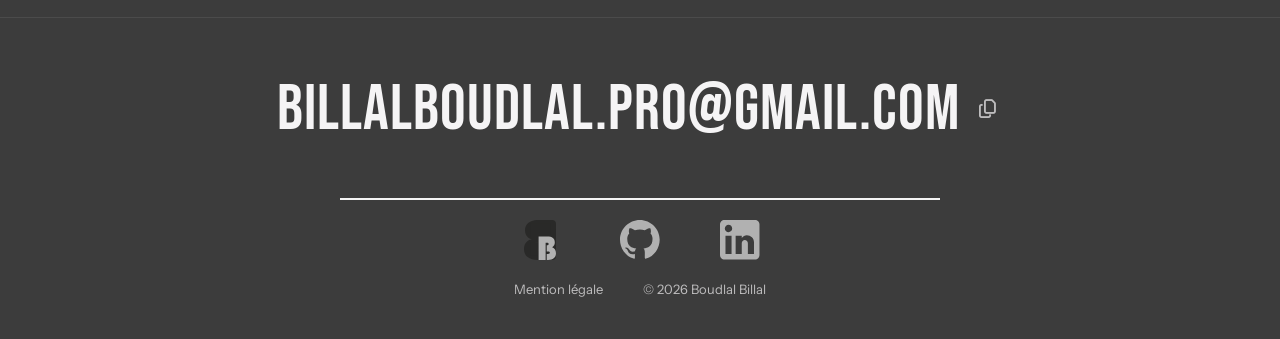
<file: pages/css-translator.html>
<!DOCTYPE html>

<html lang="fr">

<head>

  <meta charset="UTF-8" />

  <meta name="viewport" content="width=device-width, initial-scale=1.0" />

  <meta name="description" content="CSS Translator - Etude de cas UX Design par Billal Boudlal." />
  <meta property="og:title" content="CSS Translator - Billal Boudlal" />
  <meta property="og:description" content="Étude de cas détaillé sur le projet CSS Translator par Billal Boudlal." />
  <meta property="og:type" content="website" />
  <link rel="icon" type="image/svg+xml" href="../assets/icon/logo_boudlal_billal.svg" />

  <link rel="stylesheet" href="https://cdnjs.cloudflare.com/ajax/libs/font-awesome/6.5.1/css/all.min.css" />

  <title>CSS Translator - Billal Boudlal</title>

  <link rel="stylesheet" href="../css/base.css" />

  <link rel="stylesheet" href="../css/header.css" />

  <link rel="stylesheet" href="../css/footer.css" />

  <link rel="stylesheet" href="../css/buttons.css" />

  <link rel="stylesheet" href="../css/cards.css" />

  <link rel="stylesheet" href="../css/sections.css" />

  <link rel="stylesheet" href="../css/animations.css" />

  <link rel="stylesheet" href="../css/responsive.css" />
</head>

<body class="page-wrapper">

  <header class="header" role="banner">

    <a href="../index.html" class="header_logo">

      <img src="../assets/icon/logo_boudlal_billal.svg" alt="Logo Billal Boudlal" width="38" height="48" />

    </a>

    <nav class="header_nav" id="header-nav" role="navigation" aria-label="Navigation principale">

      <a href="apropos.html" class="header_link">À propos</a>

      <a href="projets.html" class="header_link active">Projets</a>

      <a href="contact.html" class="header_cta">Contact</a>

    </nav>

    <button class="header_burger" aria-label="Ouvrir le menu" aria-expanded="false" aria-controls="header-nav">
      <span></span>
      <span></span>
      <span></span>
    </button>
  </header>

  <main id="contenu-principal">

    <!-- ======================================================
         SECTION 1 - HERO
         ====================================================== -->

    <section class="cs-hero" aria-label="Hero  présentation du projet">

      <p class="cs-hero_eyebrow">Etude de cas</p>

      <h1 class="cs-hero_title">CSS Translator</h1>

      <div class="cs-hero_meta">

        <div class="cs-hero_meta-item">

          <span class="cs-hero_meta-label">Rôle</span>

          <span class="cs-hero_meta-value">UX/UI Design + Développement front-end</span>

        </div>

        <div class="cs-hero_meta-item">

          <span class="cs-hero_meta-label">Livrable</span>

          <span class="cs-hero_meta-value">Outil web open source</span>

        </div>

        <div class="cs-hero_meta-item">

          <span class="cs-hero_meta-label">Secteur</span>

          <span class="cs-hero_meta-value">Outils développeurs / Design</span>

        </div>

        <div class="cs-hero_meta-item">

          <span class="cs-hero_meta-label">Durée</span>

          <span class="cs-hero_meta-value">3 semaines</span>

        </div>

        <div class="cs-hero_meta-item">

          <span class="cs-hero_meta-label">Année</span>

          <span class="cs-hero_meta-value">2026</span>

        </div>

      </div>

      <div class="btn-group">

        <a href="http://css-translator.billal-boudlal.mds-paris.yt/" class="btn btn--primary btn--auto"
          id="cta-voir-projet">
          Voir le projet live
          <img class="btn_arrow" src="../assets/icon/arrow.svg" alt="" />
        </a>

        <a href="https://github.com/Mazout-A" class="btn btn--ghost btn--auto" id="cta-github">GitHub</a>

      </div>

      <div class="cs-hero_cover">

        <img src="../assets/maquette/home_css_translator.png" alt="">

      </div>

    </section>

    <!-- ======================================================
         SECTION 2 - CONTEXTE ET LE VRAI PROBLEME
         ====================================================== -->

    <section class="cs-section" aria-label="Contexte et problème">

      <p class="cs-section_number">01 - Contexte</p>

      <h2 class="cs-section_label">Problème</h2>

      <div class="cs-2col cs-2col--wide">

        <div>

          <p class="cs-text">Les développeurs front-end et les designers qui codent jonglent quotidiennement entre
            plusieurs frameworks CSS Tailwind sur un projet, Bootstrap chez un client, SASS en legacy. À chaque
            changement de contexte, ils perdent un temps considérable à chercher dans la documentation la syntaxe
            équivalente d'un composant qu'ils maîtrisent déjà dans un autre framework.</p>

          <p class="cs-text">La solution en place était la recherche directe dans les documentations officielles ou sur
            Stack Overflow. Le problème : elle oblige à quitter son éditeur, naviguer entre plusieurs onglets et
            reformuler sa recherche dans chaque doc. Résultat : une interruption de 4 à 8 minutes par question,
            plusieurs fois par jour, qui casse le flux de travail et ralentit la production.</p>

        </div>

        <div class="cs-insight-grid">

          <div class="cs-insight-card cs-insight-card--rouge">

            <i class="cs-insight-card_icon fa-solid fa-triangle-exclamation"></i>

            <p class="cs-insight-card_title">Le changement de contexte coûte cher</p>

            <p class="cs-insight-card_text">Passer d'un framework à un autre impose de mémoriser des syntaxes
              radicalement différentes pour le même résultat visuel. Sans aide, chaque oubli coûte plusieurs minutes de
              recherche.</p>

          </div>

          <div class="cs-insight-card cs-insight-card--rouge">

            <i class="cs-insight-card_icon fa-solid fa-triangle-exclamation"></i>

            <p class="cs-insight-card_title">Les documentations ne se parlent pas</p>

            <p class="cs-insight-card_text">Aucun outil n'agrège les syntaxes de plusieurs frameworks en un seul
              endroit. Tailwind, Bootstrap et Bulma ont chacun leur doc distincte, sans équivalences entre elles.</p>

          </div>

          <div class="cs-insight-card">

            <i class="cs-insight-card_icon cs-insight-card_icon--muted fa-solid fa-lightbulb"></i>

            <p class="cs-insight-card_title">Opportunité : la traduction instantanée</p>

            <p class="cs-insight-card_text">Si un développeur peut écrire ce qu'il veut faire en langage naturel et
              obtenir le snippet dans son framework cible en moins de 3 secondes, le flux de travail n'est plus
              interrompu.</p>

          </div>

          <div class="cs-insight-card">

            <i class="cs-insight-card_icon cs-insight-card_icon--muted fa-solid fa-lightbulb"></i>

            <p class="cs-insight-card_title">Contrainte : zéro coût de fonctionnement</p>

            <p class="cs-insight-card_text">Le projet devait être 100% gratuit à déployer et maintenir. Toute la logique
              de correspondance a été construite en dur côté client sans API externe ni backend.</p>

          </div>

        </div>

      </div>

    </section>

    <!-- ======================================================
         SECTION 3 - RECHERCHE ET PERSONA
         ====================================================== -->

    <section class="cs-section" aria-label="Recherche et personas">

      <p class="cs-section_number">02 - Recherche</p>

      <h2 class="cs-section_label">Persona</h2>

      <p class="cs-text cs-text--intro-lg">J'ai mené 5 entretiens informels de 20 à 30 minutes avec des étudiants en
        développement web et des développeurs juniors en alternance, recrutés dans mon réseau MDS et sur des serveurs
        Discord dédiés au front-end. Les sessions ont été conduites en visio, sans enregistrement, avec prise de notes
        en temps réel sur Notion. L'objectif : identifier les moments précis où le changement de framework crée une
        friction dans le travail quotidien.</p>

      <div class="cs-2col mb-gap">

        <div class="cs-persona">

          <div class="cs-persona_header">

            <div class="cs-persona_avatar"><i class="fa-solid fa-user"></i></div>

            <div>

              <p class="cs-persona_name">Lucas, 22 ans</p>

              <p class="cs-persona_role">Étudiant Bachelor Dev Web alternant en agence</p>

            </div>

          </div>

          <div class="cs-persona_body">

            <div>

              <p class="cs-persona_col-title">Frustrations</p>

              <ul class="cs-persona_list">

                <li>Jongle entre Tailwind en cours et Bootstrap chez son employeur deux syntaxes à maintenir en
                  parallèle</li>

                <li>Perd le fil de ce qu'il codait à chaque aller-retour vers la documentation</li>

                <li>Se sent "nul" quand il cherche la même chose pour la troisième fois</li>

              </ul>

            </div>

            <div>

              <p class="cs-persona_col-title">Besoins réels</p>

              <ul class="cs-persona_list">

                <li>Un accès rapide aux équivalences sans quitter son éditeur</li>

                <li>Comprendre les différences entre frameworks, pas juste copier-coller</li>

                <li>Un outil qui accepte les recherches en français</li>

              </ul>

            </div>

          </div>

        </div>

        <div class="cs-persona">

          <div class="cs-persona_header">

            <div class="cs-persona_avatar"><i class="fa-solid fa-user"></i></div>

            <div>

              <p class="cs-persona_name">Inès, 26 ans</p>

              <p class="cs-persona_role">Designer UI qui code freelance Webflow & React</p>

            </div>

          </div>

          <div class="cs-persona_body">

            <div>

              <p class="cs-persona_col-title">Frustrations</p>

              <ul class="cs-persona_list">

                <li>Maîtrise le CSS natif mais bloque dès qu'un client impose Tailwind ou Bootstrap</li>

                <li>Les documentations officielles sont trop verbeuses pour trouver vite une réponse simple</li>

                <li>N'arrive pas à mémoriser les classes utilitaires Tailwind entre deux projets</li>

              </ul>

            </div>

            <div>

              <p class="cs-persona_col-title">Besoins réels</p>

              <ul class="cs-persona_list">

                <li>Décrire ce qu'elle veut faire avec ses mots, obtenir le code immédiatement</li>

                <li>Un point de référence unique pour comparer les approches entre frameworks</li>

                <li>Un outil léger, sans compte à créer, utilisable en 10 secondes</li>

              </ul>

            </div>

          </div>

        </div>

      </div>

      <div class="cs-insight-card cs-insight-card--rouge cs-insight-card--narrow">

        <i class="cs-insight-card_icon fa-solid fa-quote-left"></i>

        <p class="cs-insight-card_title cs-insight-card_title--quote">"Je connais Tailwind, je connais Bootstrap, mais à
          chaque fois que je switch je repars de zéro c'est épuisant de googler la même chose en boucle."</p>

        <p class="cs-insight-card_text"> Lucas, participant n°2</p>

      </div>

    </section>

    <!-- ======================================================
         SECTION 4 - USER JOURNEY MAP
         ====================================================== -->

    <section class="cs-section" aria-label="User Journey Map">

      <p class="cs-section_number">03 - Analyse</p>

      <h2 class="cs-section_label">User Journey Map</h2>

      <p class="cs-text cs-text--intro">Le parcours de Lucas depuis le moment où il identifie un besoin CSS dans son
        code jusqu'à l'intégration réussie du bon snippet dans son projet en passant par la friction centrale de la
        recherche multi-docs.</p>

      <div class="cs-journey-wrap"><table class="cs-journey" aria-label="Customer journey map">

        <thead>

          <tr class="cs-journey_steps">

            <th class="cs-journey_row-label" scope="col"></th>

            <th class="cs-journey_step" scope="col"><span class="cs-journey_step-name">1. Blocage code</span></th>

            <th class="cs-journey_step" scope="col"><span class="cs-journey_step-name">2. Recherche</span></th>

            <th class="cs-journey_step" scope="col"><span class="cs-journey_step-name">3. Navigation docs</span></th>

            <th class="cs-journey_step" scope="col"><span class="cs-journey_step-name">4. Adaptation</span></th>

            <th class="cs-journey_step" scope="col"><span class="cs-journey_step-name">5. Intégration</span></th>

          </tr>

        </thead>

        <tbody>

          <tr class="cs-journey_row">

            <th class="cs-journey_row-label" scope="row">Actions</th>

            <td class="cs-journey_cell">Identifie qu'il doit centrer un élément en Bootstrap alors qu'il ne connaît que
              Tailwind</td>

            <td class="cs-journey_cell">Ouvre un nouvel onglet, tape "center element Bootstrap" sur Google</td>

            <td class="cs-journey_cell">Parcourt 2 à 3 résultats, compare des réponses Stack Overflow de 2019 et 2023
            </td>

            <td class="cs-journey_cell">Teste le code trouvé, constate que la version ne correspond pas à son projet
            </td>

            <td class="cs-journey_cell">Trouve enfin la bonne syntaxe, l'intègre et reprend son travail</td>

          </tr>

          <tr class="cs-journey_row">

            <th class="cs-journey_row-label" scope="row">Pensées</th>

            <td class="cs-journey_cell">"Je sais ce que je veux faire, juste pas comment l'écrire ici"</td>

            <td class="cs-journey_cell">"Je vais trouver ça en 30 secondes"</td>

            <td class="cs-journey_cell">"Ces réponses sont contradictoires, laquelle est la bonne ?"</td>

            <td class="cs-journey_cell">"Pourquoi ça ne marche pas, j'ai copié exactement ce qu'il y avait"</td>

            <td class="cs-journey_cell">"Enfin. J'ai perdu 10 minutes pour 2 lignes de code"</td>

          </tr>

          <tr class="cs-journey_row">

            <th class="cs-journey_row-label" scope="row">Emotions</th>

            <td class="cs-journey_cell">Neutre</td>

            <td class="cs-journey_cell">Positif</td>

            <td class="cs-journey_cell cs-journey_cell--friction">Frustré</td>

            <td class="cs-journey_cell cs-journey_cell--friction">Perdu</td>

            <td class="cs-journey_cell">Soulagé</td>

          </tr>

          <tr class="cs-journey_row">

            <th class="cs-journey_row-label" scope="row">Frictions</th>

            <td class="cs-journey_cell">-</td>

            <td class="cs-journey_cell">-</td>

            <td class="cs-journey_cell cs-journey_cell--friction">⚠ Résultats contradictoires, versions obsolètes
              mélangées aux récentes</td>

            <td class="cs-journey_cell cs-journey_cell--friction">⚠ Code copié non adapté à la version du framework
              utilisée en projet</td>

            <td class="cs-journey_cell">-</td>

          </tr>

        </tbody>

      </table>
      </div>

      <p class="cs-img-caption">Parcours de Lucas développeur web en alternance sur une tâche CSS de routine</p>

    </section>

    <!-- ======================================================
         SECTION 5 - USER FLOW
         ====================================================== -->

    <section class="cs-section" aria-label="Architecture  User Flow">

      <p class="cs-section_number">04 - Architecture</p>

      <h2 class="cs-section_label">User Flow</h2>

      <div class="cs-2col cs-2col--wide">

        <div>

          <p class="cs-text">L'architecture repose sur un flux unique, linéaire et sans détour : l'utilisateur arrive
            sur une seule page, choisit son framework cible, tape ce qu'il cherche ou clique une action rapide, et
            obtient immédiatement le snippet. Pas de navigation, pas d'écran intermédiaire. Ce choix découle directement
            des entretiens : la friction venait précisément de la multiplicité des étapes pour atteindre un résultat
            simple.</p>

          <p class="cs-text">La sidebar catégorisée répond à un besoin de découverte certains utilisateurs ne savent
            pas exactement comment formuler leur besoin. Les quick actions leur permettent de partir d'un exemple. La
            mini-doc, accessible via un onglet dédié, est volontairement séparée du flux principal pour ne pas alourdir
            l'expérience des utilisateurs qui savent déjà ce qu'ils cherchent.</p>

        </div>

        <div class="cs-img-block">

          <img src="../assets/user-flow/CSS Translator - User Flow.png" alt="">

        </div>

    </section>

    <!-- ======================================================
         SECTION 6 - LA SOLUTION TECHNIQUE (MVP)
         ====================================================== -->

    <section class="cs-section" aria-label="Solution technique  MVP">

      <p class="cs-section_number">05 - Solution</p>

      <h2 class="cs-section_label">MVP</h2>

      <div class="cs-img-block cs-img-block--mb">

        <img src="../assets/maquette/home_css_translator.png" alt="">

      </div>

      <div class="cs-2col">

        <div>

          <p class="cs-text"><strong>Ce que j'ai construit :</strong> Une application React à page unique composée d'une
            sidebar avec des catégories et des badgess cliquables, d'un sélecteur de framework en tabs, et d'une zone de
            résultat qui affiche instantanément le snippet correspondant. L'utilisateur peut aussi taper en langage
            naturel (français ou anglais) le moteur de correspondance par mots-clés retrouve le bon snippet sans
            serveur.</p>

          <p class="cs-text"><strong>Choix techniques :</strong> J'ai choisi HTML, CSS et JavaScript vanilla sans
            framework, sans dépendances. Le HTML/CSS a été structuré avec l'aide de l'IA pour gagner du temps sur la
            mise en page et le design system. Le JavaScript moteur de recherche par mots-clés, gestion d'état, switch
            de framework instantané a été entièrement écrit par moi, puis optimisé avec l'IA une fois ma version
            terminée. J'ai écarté toute API externe pour garder l'outil 100% gratuit et déployable sans backend.</p>

          <p class="cs-text"><strong>Ce qui n'est PAS dans le MVP :</strong> La génération de snippets à la demande via
            IA (écarté pour zéro coût), un système de favoris, et la comparaison côte à côte de plusieurs frameworks
            simultanément. Ces fonctionnalités sont prévues en v2.</p>

        </div>

        <div class="cs-stack">

          <div class="cs-insight-card">

            <i class="cs-insight-card_icon cs-insight-card_icon--muted fa-solid fa-code"></i>

            <p class="cs-insight-card_title">Stack technique</p>

            <p class="cs-insight-card_text">HTML5, CSS3, JavaScript vanilla aucun framework, aucune dépendance.
              Déploiement statique sur hébergement mutualisé. Design réalisé dans Figma. Snippets hardcodés dans un
              fichier JS dédié.</p>

          </div>

          <div class="cs-insight-card">

            <i class="cs-insight-card_icon cs-insight-card_icon--muted fa-solid fa-bullseye"></i>

            <p class="cs-insight-card_title">Décision de priorisation</p>

            <p class="cs-insight-card_text">Couvrir 12 cas d'usage CSS en profondeur plutôt que 50 superficiellement.
              Qualité des snippets avant quantité chaque snippet vérifié manuellement dans les 9 frameworks.</p>

          </div>

          <div class="cs-insight-card">

            <i class="cs-insight-card_icon cs-insight-card_icon--muted fa-solid fa-shield-halved"></i>

            <p class="cs-insight-card_title">Contrainte technique majeure</p>

            <p class="cs-insight-card_text">Moteur de recherche sans serveur. Résolu avec une liste de synonymes par
              snippet (mots-clés fr et en) une correspondance partielle suffit à retrouver le bon résultat.</p>

          </div>

        </div>

      </div>

    </section>

    <!-- ======================================================
         SECTION 7 - TESTS ET AVIS UTILISATEURS
         ====================================================== -->

    <section class="cs-section" aria-label="Tests utilisateurs et retours">

      <p class="cs-section_number">06 - Tests</p>

      <h2 class="cs-section_label">Ce que les gens ont dit</h2>

      <p class="cs-text cs-text--intro">J'ai testé le prototype avec 4 participants recrutés dans mon réseau (2
        étudiants, 1 développeur junior en poste, 1 designer qui code). Chaque session durait environ 5 minutes en
        visio 50 minutes de tâches libres sur l'outil, 5 minutes de questions ouvertes. Aucun script imposé : je
        voulais observer comment ils exploraient naturellement l'interface.</p>

      <div class="cs-quotes-grid cs-quotes-grid--mb">

        <div class="cs-quote">

          <p class="cs-quote_text">"J'ai tapé 'centrer' et ça m'a sorti exactement ce que je cherchais en Tailwind.
            C'est bête mais c'est ce dont j'ai besoin tous les jours."</p><span class="cs-quote_author">Participant n°1
            Étudiant dev web, 21 ans</span>

        </div>

        <div class="cs-quote">

          <p class="cs-quote_text">"Je savais pas trop comment chercher au début, j'ai cliqué sur les badgess et là j'ai
            compris le principe. Peut-être mettre un exemple dans le placeholder de la recherche ?"</p><span
            class="cs-quote_author">Participant n°2 Designer UI, 25 ans</span>

        </div>

        <div class="cs-quote">

          <p class="cs-quote_text">"Le fait de pouvoir switcher de framework sans re-taper la recherche, c'est vraiment
            malin. On voit d'un coup à quel point les syntaxes sont différentes."</p><span
            class="cs-quote_author">Participant n°3 Développeur junior, 23 ans</span>

        </div>

        <div class="cs-quote">

          <p class="cs-quote_text">"J'aurais aimé pouvoir copier le snippet directement depuis la sidebar sans avoir à
            cliquer sur le badges d'abord. Une étape de trop."</p>

          <span class="cs-quote_author">Participant n°4 Étudiant alternant, 22 ans</span>

        </div>

      </div>

      <h3 class="cs-subsection-title">Ce que j'ai changé.</h3>

      <div class="cs-iterations">

        <div class="cs-iteration">

          <div class="cs-iteration_badge">1</div>

          <div>

            <p class="cs-iteration_label">Le placeholder de la recherche n'orientait pas assez</p>

            <p class="cs-iteration_desc">3 participants sur 4 ont hésité avant de taper leur première recherche. J'ai
              remplacé le placeholder générique par un exemple concret : "ex: bouton primaire, modal, grid 3
              colonnes..." ce qui a réduit le temps avant la première action.</p>

          </div>

        </div>

        <div class="cs-iteration">

          <div class="cs-iteration_badge">2</div>

          <div>

            <p class="cs-iteration_label">Le badges actif n'était pas assez visible dans la sidebar</p>

            <p class="cs-iteration_desc">Après avoir cliqué un badges, les participants ne savaient plus quel snippet
              était affiché. J'ai ajouté une mise en évidence couleur avec la teinte du framework actif sur le badges
              sélectionné, créant un lien visuel clair entre la sidebar et la zone de résultat.</p>

          </div>

        </div>

        <div class="cs-iteration">

          <div class="cs-iteration_badge">3</div>

          <div>

            <p class="cs-iteration_label">Ajout du lien vers la mini-doc depuis la zone de résultat vide</p>

            <p class="cs-iteration_desc">Quand une recherche ne retournait rien, l'utilisateur était bloqué sans piste.
              J'ai ajouté dans l'état vide un lien direct vers la mini-doc suggestion venue du participant n°2 et
              intégrée telle quelle.</p>

          </div>

        </div>

      </div>

    </section>

    <!-- ======================================================
         SECTION 8 - BILAN ET APPRENTISSAGE
         ====================================================== -->

    <section class="cs-section" aria-label="Bilan et apprentissages">

      <p class="cs-section_number">07 - Bilan</p>

      <h2 class="cs-section_label">Ce que ça a produit</h2>

      <div class="cs-kpi-grid">

        <div class="cs-kpi">

          <p class="cs-kpi_value">100%</p>

          <p class="cs-kpi_label">des participants ont trouvé le snippet recherché sans aide extérieure lors du test</p>

        </div>

        <div class="cs-kpi">

          <p class="cs-kpi_value">4,1/5</p>

          <p class="cs-kpi_label">Score de satisfaction moyen sur la facilité d'utilisation perçue</p>

        </div>

        <div class="cs-kpi">

          <p class="cs-kpi_value">&lt; 8s</p>

          <p class="cs-kpi_label">Temps moyen pour obtenir un snippet après l'arrivée sur l'outil</p>

        </div>

      </div>

      <div class="cs-2col">

        <div>

          <h3 class="cs-subsection-title">Ce que j'ai appris.</h3>

          <p class="cs-text">J'ai appris que la valeur d'un outil développeur ne tient pas à sa complexité technique
            elle tient à la précision avec laquelle il réduit une friction précise. Je pensais que les utilisateurs
            voudraient une génération de snippets via une IA, mais les tests ont montré qu'ils préféraient des réponses
            instantanées et fiables à des réponses "intelligentes" mais lentes ou incertaines.</p>

          <p class="cs-text"><strong>Ce que je ferais différemment :</strong> Je partirais plus vite sur un prototype
            cliquable avant de coder. J'ai perdu du temps à construire des fonctionnalités que les tests ont remises en
            question. Une maquette Figma testée en amont aurait changé des décisions d'architecture importantes.</p>

        </div>

        <div>

          <h3 class="cs-subsection-title">La suite.</h3>

          <p class="cs-text">La v2 prévoit d'étendre la bibliothèque à 40 snippets, d'ajouter une vue comparaison côte à
            côte entre deux frameworks, et d'intégrer un système de favoris. À plus long terme, une version CLI est
            envisagée pour utiliser CSS Translator directement depuis le terminal sans quitter son éditeur.</p>

          <div class="btn-group btn-group--mt">

            <a href="#" class="btn btn--primary btn--auto" id="cta-live">Voir le projet live<img class="btn_arrow"
                src="../assets/icon/arrow.svg" alt="" /></a>

            <a href="https://github.com/Mazout-A" class="btn btn--ghost btn--auto">GitHub</a>

          </div>

        </div>

      </div>

    </section>

  </main>

  <!-- Navigation projets -->

  <nav class="cs-nav" role="navigation" aria-label="Navigation entre projets">

    <a href="../pages/typedirecteur.html" class="cs-nav_link" id="nav-precedent">

      <span class="cs-nav_direction">← Projet précédent</span>

      <span class="cs-nav_title">TypeDirecteur</span>

    </a>

    <a href="projet-bientot.html" class="cs-nav_link cs-nav_link--next" id="nav-suivant">

      <span class="cs-nav_direction">Projet suivant →</span>

      <span class="cs-nav_title">Bientôt disponible</span>

    </a>

  </nav>

  <footer class="footer" role="contentinfo">

    <a href="mailto:Billalboudlal.pro@gmail.com" class="footer_mail">Billalboudlal.pro@gmail.com</a>

    <div class="footer_bottom">

      <div class="footer_separator"></div>

      <div class="footer_socials">


        <div class="footer_logo">

          <a href="../index.html" class="footer_social-link">

            <img src="../assets/icon/logo_boudlal_billal.svg" alt="Logo" />

          </a>

        </div>

        <a href="https://github.com/Mazout-A" class="footer_social-link" target="_blank" rel="noopener">

          <img src="../assets/icon/Github.svg" alt="GitHub" />

        </a>

        <a href="https://www.linkedin.com/in/billal-boudlal-a6442933a/" class="footer_social-link" target="_blank"
          rel="noopener">

          <img src="../assets/icon/linkedin.svg" alt="LinkedIn" />

        </a>

      </div>

      <nav class="footer_mentions" role="navigation" aria-label="Mentions légales">

        <a href="#" class="footer_mention-link">Mention légale</a>

        <span>© 2026 Boudlal Billal</span>

      </nav>

    </div>

  </footer>

  <script src="../js/app.js"></script>

</body>

</html>
</file>
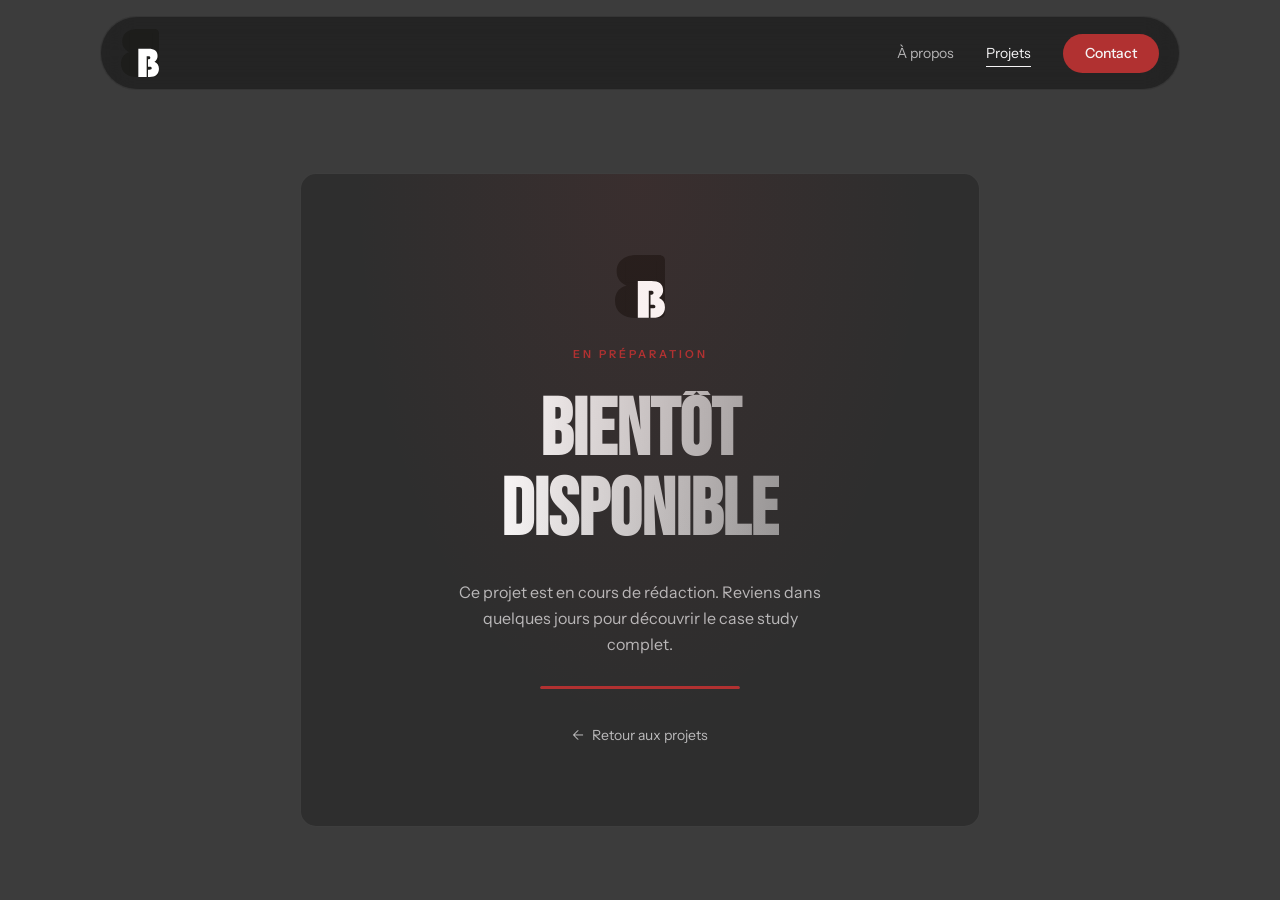
<file: pages/projet-bientot.html>
<!DOCTYPE html>

<html lang="fr">

<head>

  <meta charset="UTF-8" />

  <meta name="viewport" content="width=device-width, initial-scale=1.0" />

  <meta name="description" content="Projet en cours de rédaction - Billal Boudlal." />
  <meta property="og:title" content="Bientôt - Billal Boudlal" />
  <meta property="og:description" content="Projet en cours de rédaction - Billal Boudlal." />
  <meta property="og:type" content="website" />
  <link rel="icon" type="image/svg+xml" href="../assets/icon/logo_boudlal_billal.svg" />

  <link rel="stylesheet" href="https://cdnjs.cloudflare.com/ajax/libs/font-awesome/6.5.1/css/all.min.css" />

  <title>Bientôt - Billal Boudlal</title>

  <link rel="stylesheet" href="../css/base.css" />

  <link rel="stylesheet" href="../css/header.css" />

  <link rel="stylesheet" href="../css/footer.css" />

  <link rel="stylesheet" href="../css/buttons.css" />

  <link rel="stylesheet" href="../css/cards.css" />

  <link rel="stylesheet" href="../css/sections.css" />

  <link rel="stylesheet" href="../css/animations.css" />

  <link rel="stylesheet" href="../css/responsive.css" />
</head>

<body class="page-wrapper">

  <header class="header" role="banner">

    <a href="../index.html" class="header_logo">

      <img src="../assets/icon/logo_boudlal_billal.svg" alt="Logo Billal Boudlal" width="38" height="48" />

    </a>

    <nav class="header_nav" id="header-nav" role="navigation" aria-label="Navigation principale">

      <a href="apropos.html" class="header_link">À propos</a>

      <a href="projets.html" class="header_link active">Projets</a>

      <a href="contact.html" class="header_cta">Contact</a>

    </nav>

    <button class="header_burger" aria-label="Ouvrir le menu" aria-expanded="false" aria-controls="header-nav">
      <span></span>
      <span></span>
      <span></span>
    </button>
  </header>

  <main id="contenu-principal">

    <div class="soon-wrapper">

      <div class="soon-card">

        <img src="../assets/icon/logo_boudlal_billal.svg" alt="Logo" class="soon-card_logo" />

        <p class="soon-card_label">En préparation</p>

        <h1 class="soon-card_title">Bientôt<br />disponible</h1>

        <p class="soon-card_sub">Ce projet est en cours de rédaction. Reviens dans quelques jours pour découvrir le case
          study complet.</p>

        <div class="soon-card_bar">

          <div class="soon-card_bar-fill"></div>

        </div>

        <a href="projets.html" class="soon-card_back" id="retour-projets">

          <span class="soon-card_back-arrow">←</span>
          Retour aux projets
        </a>

      </div>

    </div>

  </main>

  <script src="../js/app.js"></script>

</body>

</html>
</file>
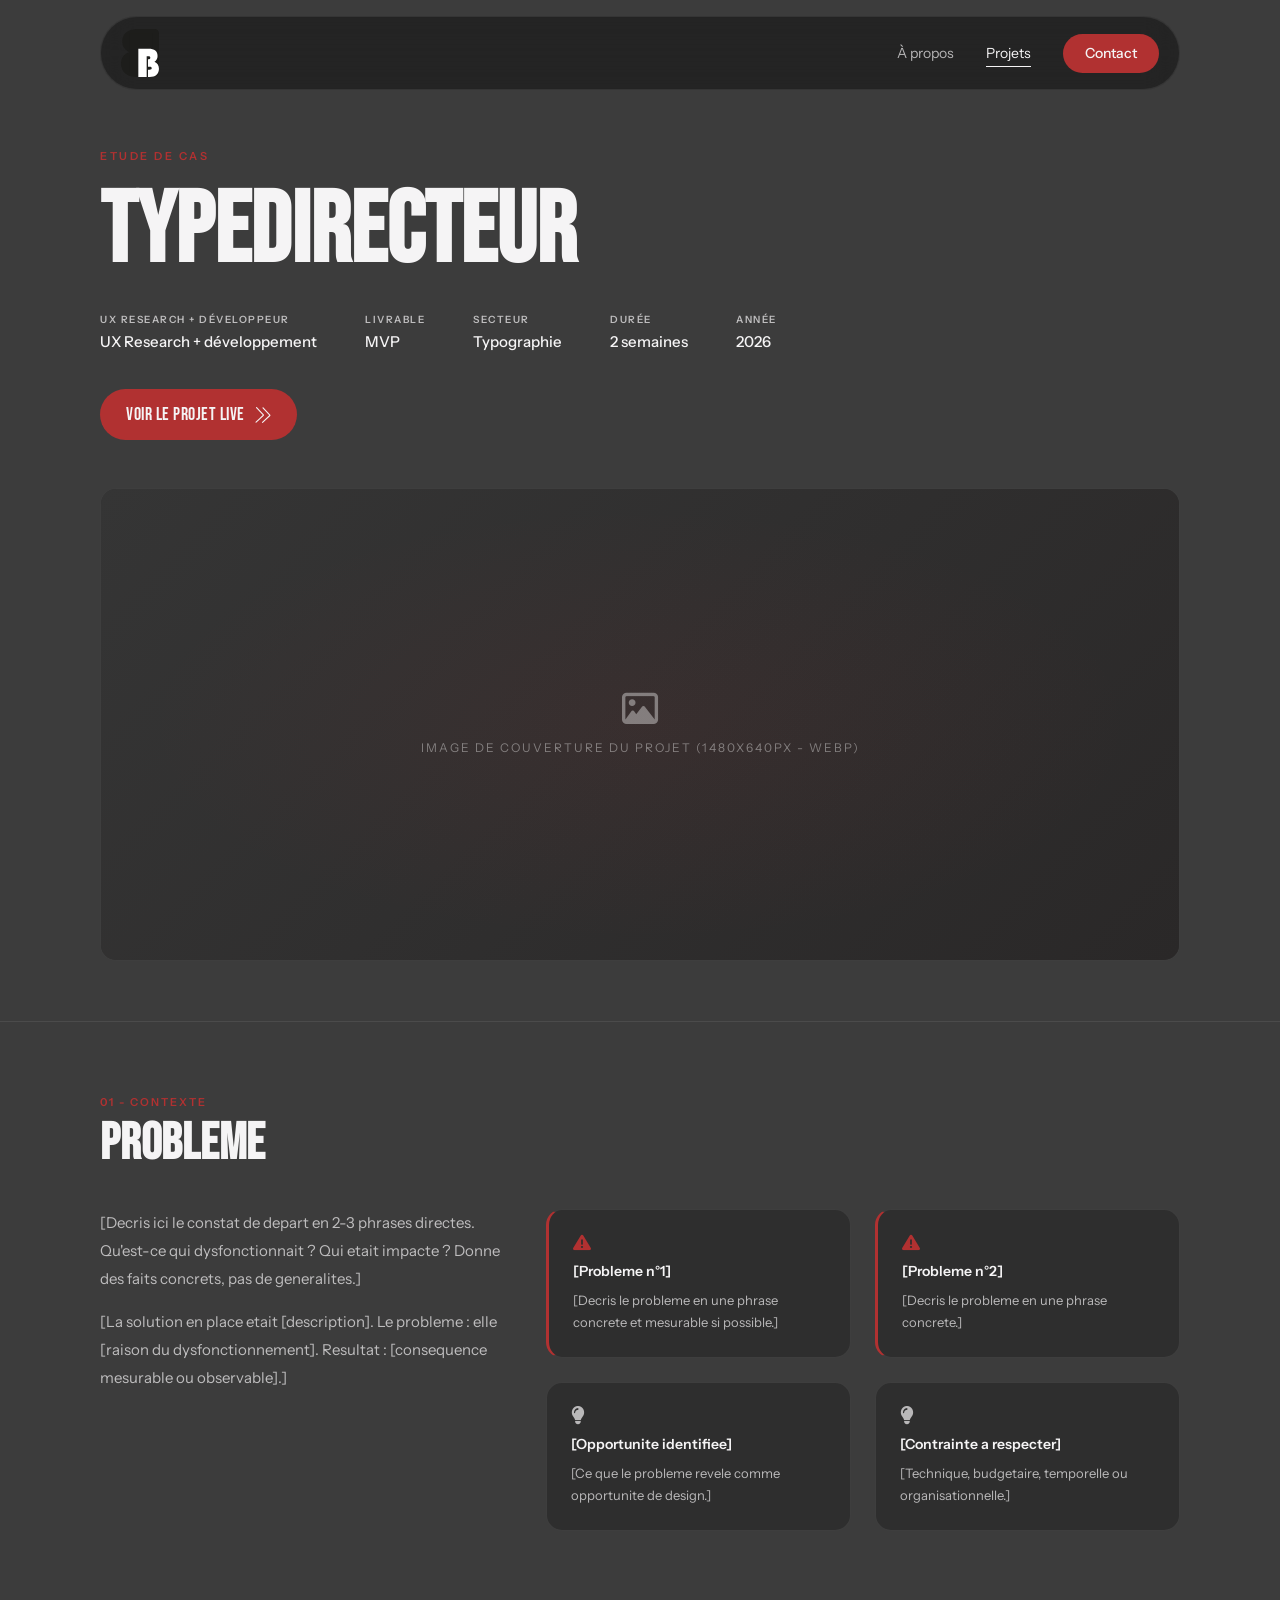
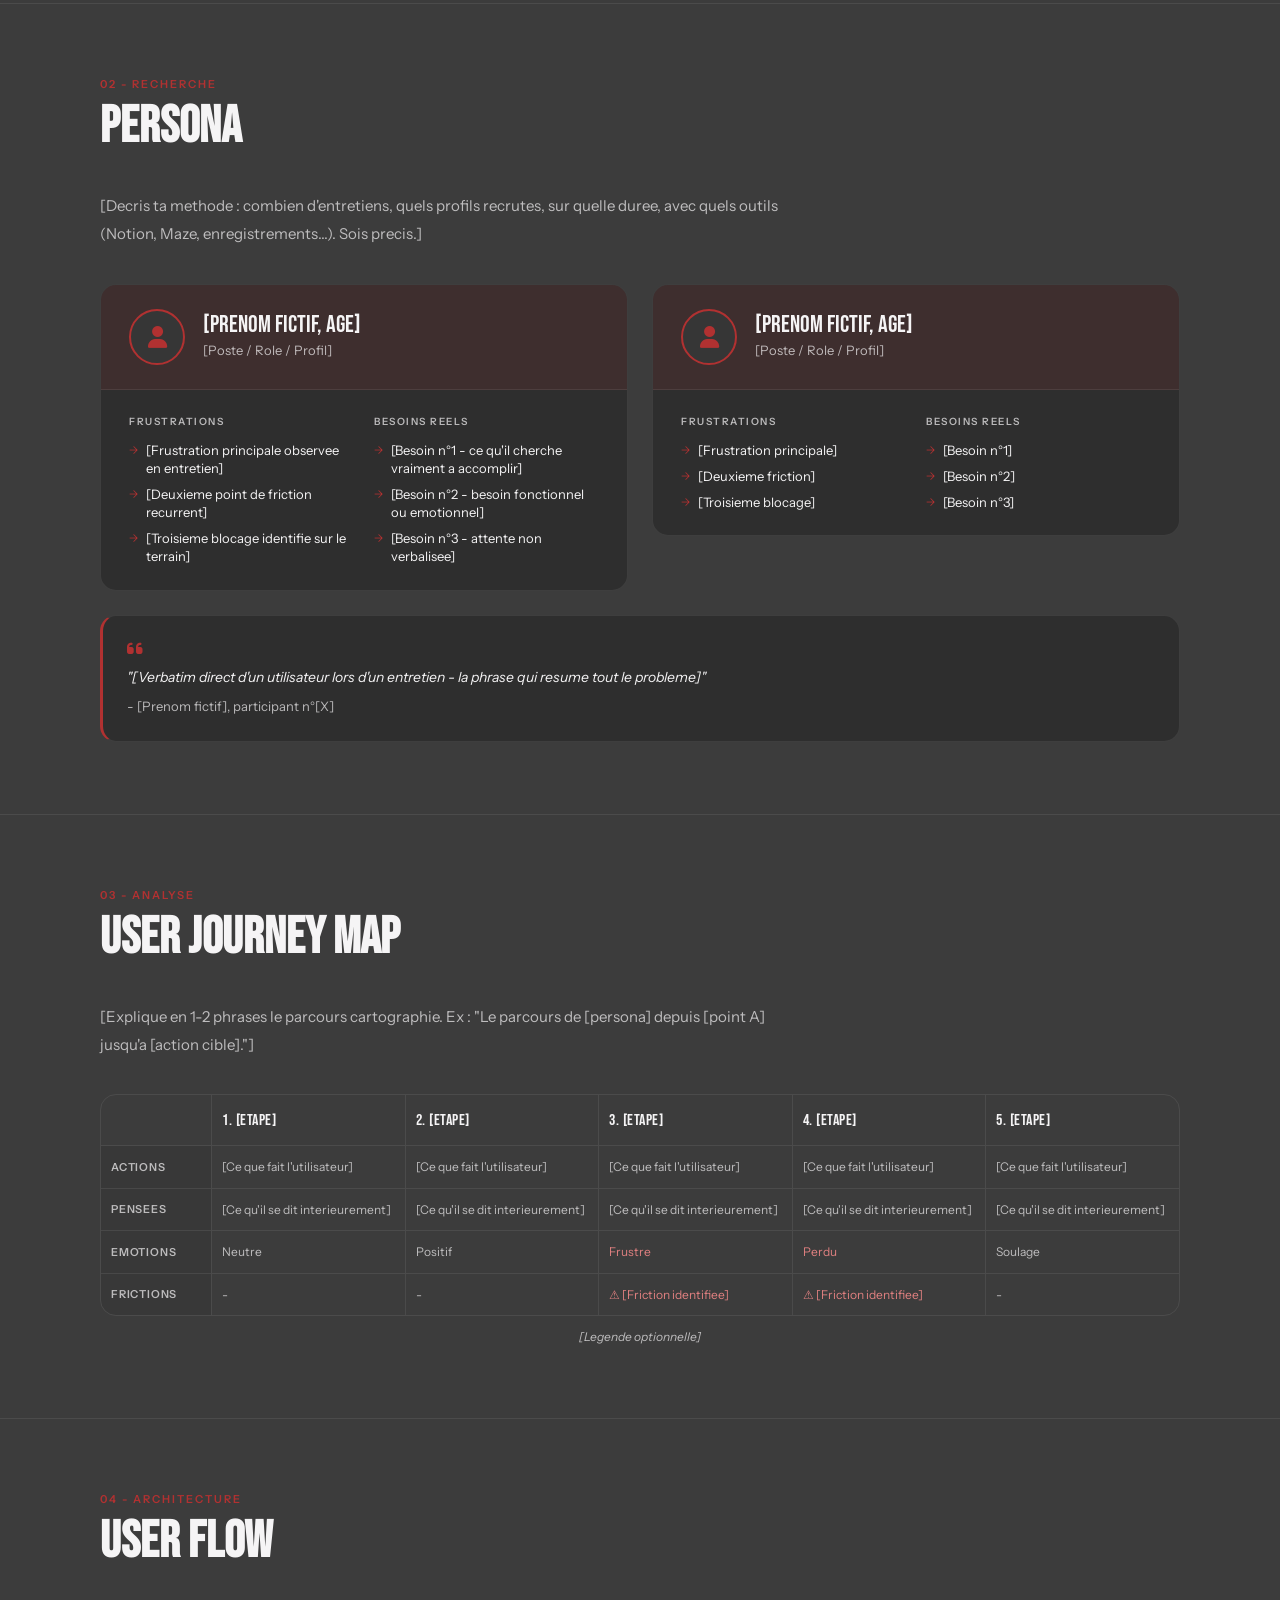
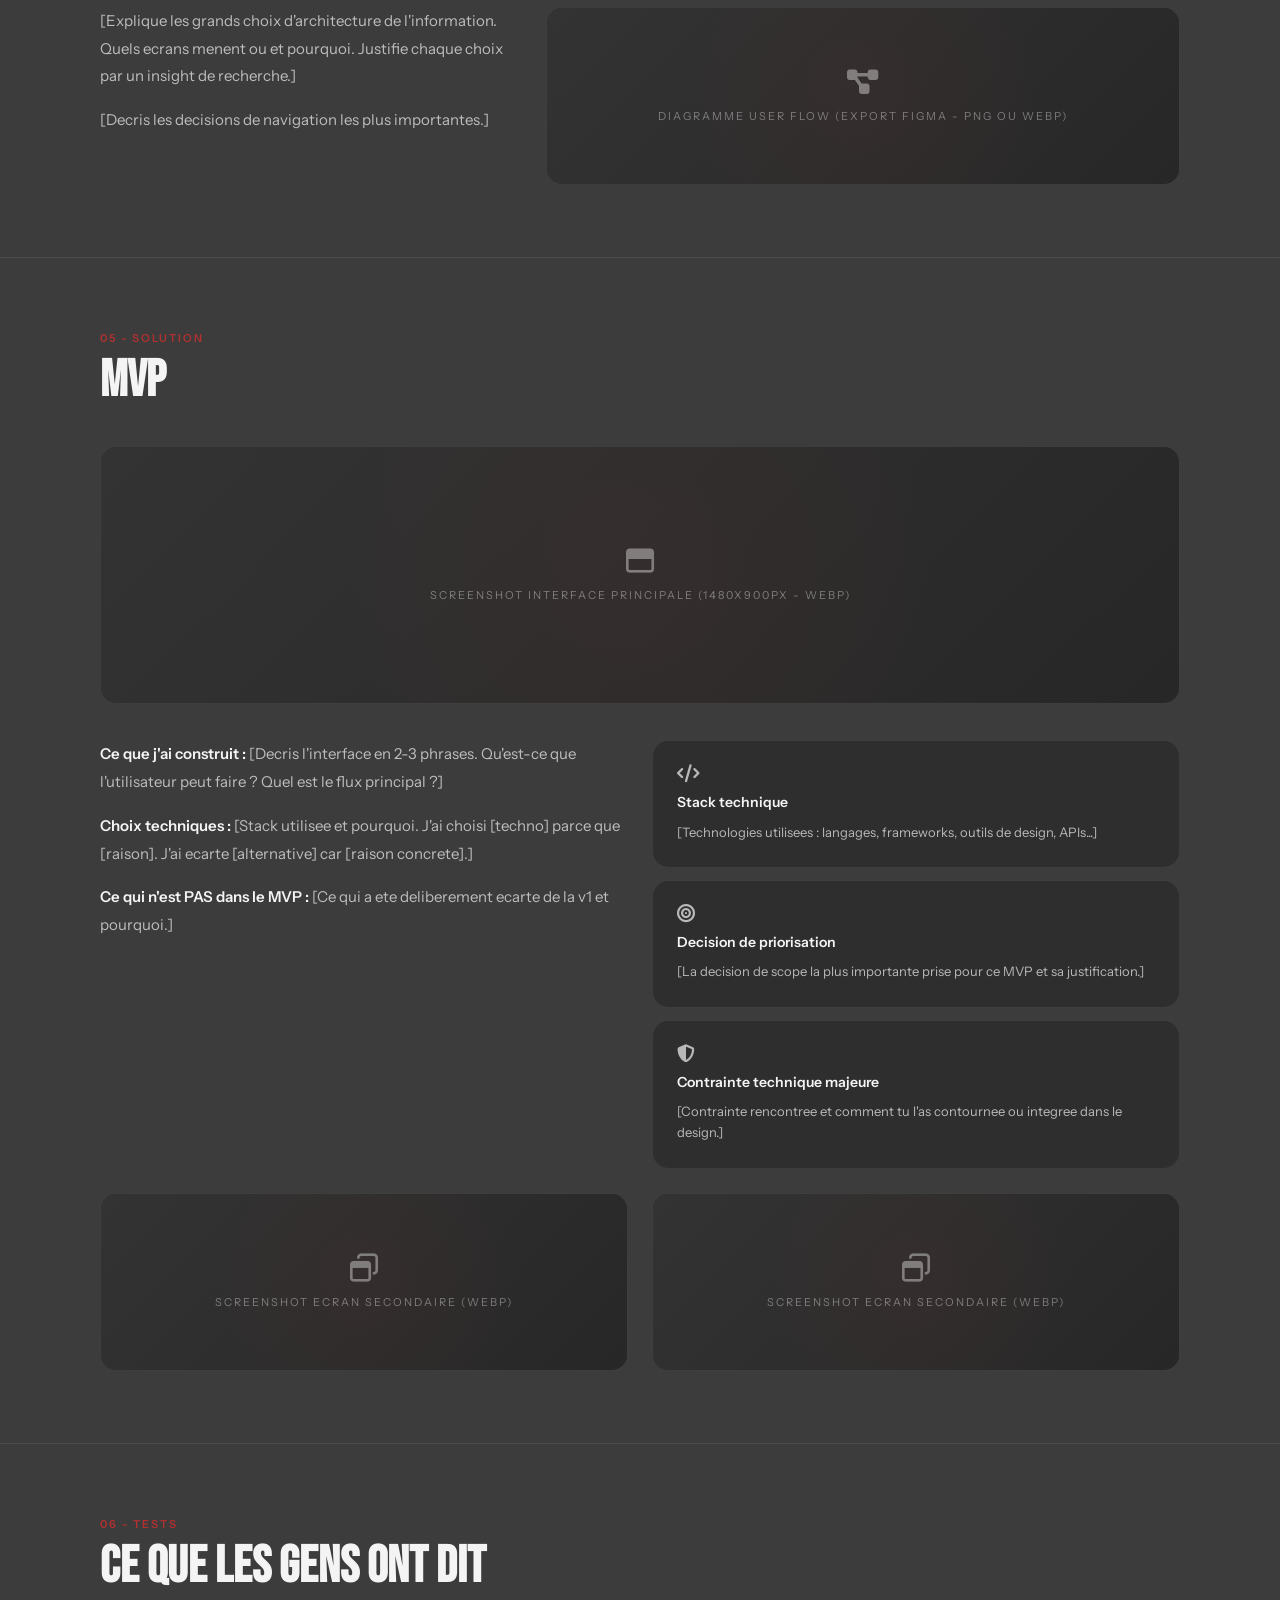
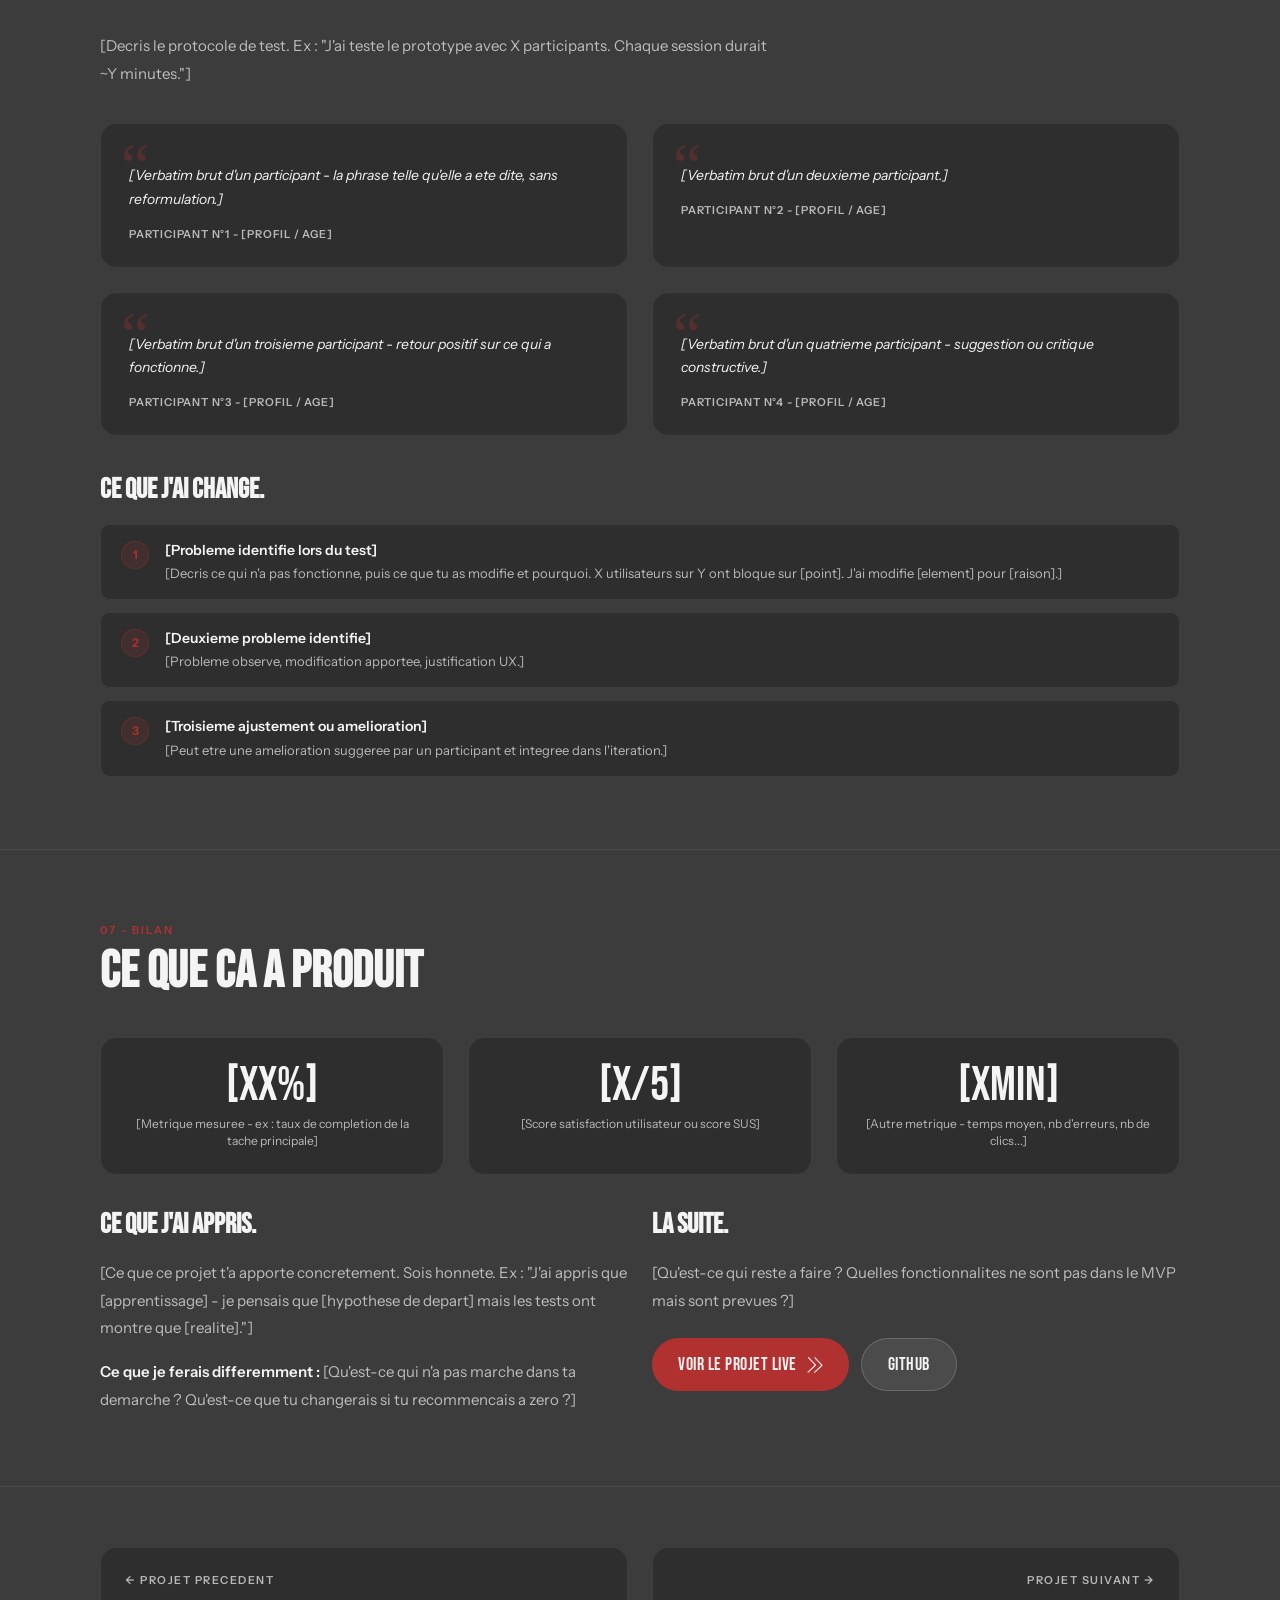
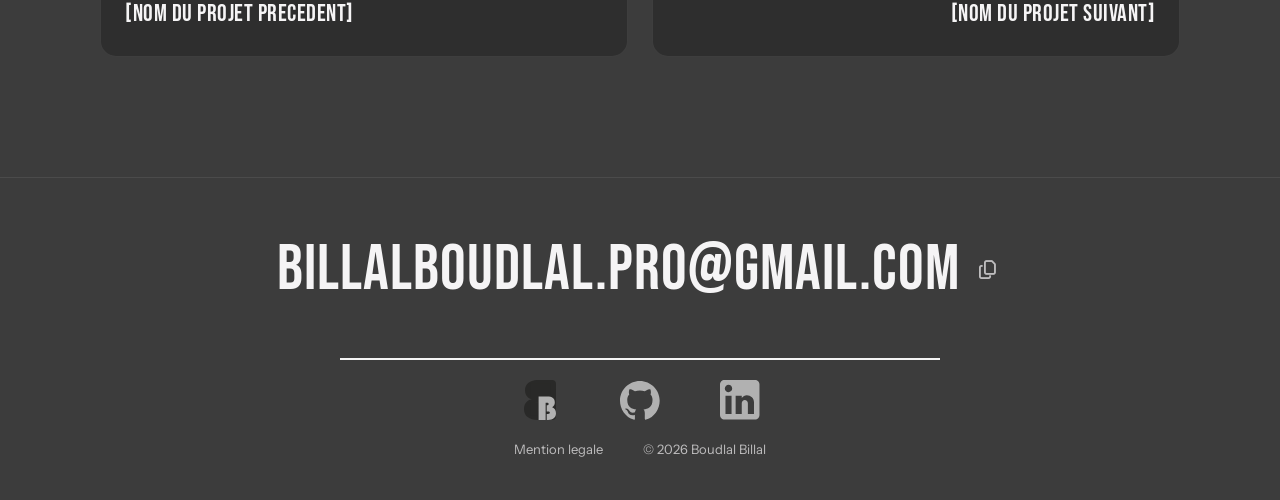
<file: pages/projet-detail.html>
<!DOCTYPE html>

<html lang="fr">

<head>

  <meta charset="UTF-8" />

  <meta name="viewport" content="width=device-width, initial-scale=1.0" />

  <meta name="description" content="[Nom du projet] - Etude de cas UX Research par Billal Boudlal." />
  <meta property="og:title" content="Projet - Billal Boudlal" />
  <meta property="og:description" content="Étude de cas détaillée par Billal Boudlal." />
  <meta property="og:type" content="article" />
  <link rel="icon" type="image/svg+xml" href="../assets/icon/logo_boudlal_billal.svg" />

  <link rel="stylesheet" href="https://cdnjs.cloudflare.com/ajax/libs/font-awesome/6.5.1/css/all.min.css" />

  <title>TypeDirecteur - Billal Boudlal</title>

  <link rel="stylesheet" href="../css/base.css" />

  <link rel="stylesheet" href="../css/header.css" />

  <link rel="stylesheet" href="../css/footer.css" />

  <link rel="stylesheet" href="../css/buttons.css" />

  <link rel="stylesheet" href="../css/cards.css" />

  <link rel="stylesheet" href="../css/sections.css" />

  <link rel="stylesheet" href="../css/animations.css" />

  <link rel="stylesheet" href="../css/responsive.css" />
</head>

<body class="page-wrapper">

  <header class="header" role="banner">

    <a href="../index.html" class="header_logo">

      <img src="../assets/icon/logo_boudlal_billal.svg" alt="Logo Billal Boudlal" width="38" height="48" />

    </a>

    <nav class="header_nav" id="header-nav" role="navigation" aria-label="Navigation principale">

      <a href="apropos.html" class="header_link">À propos</a>

      <a href="projets.html" class="header_link active">Projets</a>

      <a href="contact.html" class="header_cta">Contact</a>

    </nav>

    <button class="header_burger" aria-label="Ouvrir le menu" aria-expanded="false" aria-controls="header-nav">
      <span></span>
      <span></span>
      <span></span>
    </button>
  </header>

  <main id="contenu-principal">

    <!-- ======================================================
         SECTION 1 - HERO
         Fournir : titre, double casquette, livrable, tags, image de couverture
         ====================================================== -->

    <section class="cs-hero" aria-label="Hero — présentation du projet">

      <p class="cs-hero_eyebrow">Etude de cas</p>

      <h1 class="cs-hero_title">TypeDirecteur</h1>

      <div class="cs-hero_meta">

        <div class="cs-hero_meta-item">

          <span class="cs-hero_meta-label">UX Research + développeur</span>

          <span class="cs-hero_meta-value">UX Research + développement</span>

        </div>

        <div class="cs-hero_meta-item">

          <span class="cs-hero_meta-label">Livrable</span>

          <span class="cs-hero_meta-value">MVP</span>

        </div>

        <div class="cs-hero_meta-item">

          <span class="cs-hero_meta-label">Secteur</span>

          <span class="cs-hero_meta-value">Typographie</span>

        </div>

        <div class="cs-hero_meta-item">

          <span class="cs-hero_meta-label">Durée</span>

          <span class="cs-hero_meta-value">2 semaines</span>

        </div>

        <div class="cs-hero_meta-item">

          <span class="cs-hero_meta-label">Année</span>

          <span class="cs-hero_meta-value">2026</span>

        </div>

      </div>

      <div class="btn-group">

        <a href="https://typedirecteur.billal-boudlal.mds-paris.yt/" class="btn btn--primary btn--auto"
          id="cta-voir-projet">
          Voir le projet live
          <img class="btn_arrow" src="../assets/icon/arrow.svg" alt="" />

        </a>

      </div>

      <div class="cs-hero_cover">

        <div class="cs-hero_cover-placeholder">

          <i class="fa-regular fa-image"></i>

          <span>Image de couverture du projet (1480x640px - WebP)</span>

        </div>

      </div>

    </section>

    <!-- ======================================================
         SECTION 2 - CONTEXTE ET LE VRAI PROBLEME
         Fournir : constat de depart brut, 2-4 insight-cards
         ====================================================== -->

    <section class="cs-section" aria-label="Contexte et problème">

      <p class="cs-section_number">01 - Contexte</p>

      <h2 class="cs-section_label">Probleme</h2>

      <div class="cs-2col cs-2col--wide">

        <div>

          <p class="cs-text">[Decris ici le constat de depart en 2-3 phrases directes. Qu'est-ce qui dysfonctionnait ?
            Qui etait impacte ? Donne des faits concrets, pas de generalites.]</p>

          <p class="cs-text">[La solution en place etait [description]. Le probleme : elle
            [raison du dysfonctionnement]. Resultat : [consequence mesurable ou observable].]</p>

        </div>

        <div class="cs-insight-grid">

          <div class="cs-insight-card cs-insight-card--rouge">

            <i class="cs-insight-card_icon fa-solid fa-triangle-exclamation"></i>

            <p class="cs-insight-card_title">[Probleme n°1]</p>

            <p class="cs-insight-card_text">[Decris le probleme en une phrase concrete et mesurable si possible.]</p>

          </div>

          <div class="cs-insight-card cs-insight-card--rouge">

            <i class="cs-insight-card_icon fa-solid fa-triangle-exclamation"></i>

            <p class="cs-insight-card_title">[Probleme n°2]</p>

            <p class="cs-insight-card_text">[Decris le probleme en une phrase concrete.]</p>

          </div>

          <div class="cs-insight-card">

            <i class="cs-insight-card_icon cs-insight-card_icon--muted fa-solid fa-lightbulb"></i>

            <p class="cs-insight-card_title">[Opportunite identifiee]</p>

            <p class="cs-insight-card_text">[Ce que le probleme revele comme opportunite de design.]</p>

          </div>

          <div class="cs-insight-card">

            <i class="cs-insight-card_icon cs-insight-card_icon--muted fa-solid fa-lightbulb"></i>

            <p class="cs-insight-card_title">[Contrainte a respecter]</p>

            <p class="cs-insight-card_text">[Technique, budgetaire, temporelle ou organisationnelle.]</p>

          </div>

        </div>

      </div>

    </section>

    <!-- ======================================================
         SECTION 3 - RECHERCHE ET PERSONA
         Fournir : methode, nb utilisateurs, 1-2 personas, verbatim
         ====================================================== -->

    <section class="cs-section" aria-label="Recherche et personas">

      <p class="cs-section_number">02 - Recherche</p>

      <h2 class="cs-section_label">Persona</h2>

      <p class="cs-text cs-text--intro-lg">[Decris ta methode : combien d'entretiens, quels
        profils recrutes, sur quelle duree, avec quels outils (Notion, Maze, enregistrements...). Sois precis.]</p>

      <div class="cs-2col mb-gap">

        <div class="cs-persona">

          <div class="cs-persona_header">

            <div class="cs-persona_avatar"><i class="fa-solid fa-user"></i></div>

            <div>

              <p class="cs-persona_name">[Prenom fictif, age]</p>

              <p class="cs-persona_role">[Poste / Role / Profil]</p>

            </div>

          </div>

          <div class="cs-persona_body">

            <div>

              <p class="cs-persona_col-title">Frustrations</p>

              <ul class="cs-persona_list">

                <li>[Frustration principale observee en entretien]</li>

                <li>[Deuxieme point de friction recurrent]</li>

                <li>[Troisieme blocage identifie sur le terrain]</li>

              </ul>

            </div>

            <div>

              <p class="cs-persona_col-title">Besoins reels</p>

              <ul class="cs-persona_list">

                <li>[Besoin n°1 - ce qu'il cherche vraiment a accomplir]</li>

                <li>[Besoin n°2 - besoin fonctionnel ou emotionnel]</li>

                <li>[Besoin n°3 - attente non verbalisee]</li>

              </ul>

            </div>

          </div>

        </div>

        <div class="cs-persona">

          <div class="cs-persona_header">

            <div class="cs-persona_avatar"><i class="fa-solid fa-user"></i></div>

            <div>

              <p class="cs-persona_name">[Prenom fictif, age]</p>

              <p class="cs-persona_role">[Poste / Role / Profil]</p>

            </div>

          </div>

          <div class="cs-persona_body">

            <div>

              <p class="cs-persona_col-title">Frustrations</p>

              <ul class="cs-persona_list">

                <li>[Frustration principale]</li>

                <li>[Deuxieme friction]</li>

                <li>[Troisieme blocage]</li>

              </ul>

            </div>

            <div>

              <p class="cs-persona_col-title">Besoins reels</p>

              <ul class="cs-persona_list">

                <li>[Besoin n°1]</li>

                <li>[Besoin n°2]</li>

                <li>[Besoin n°3]</li>

              </ul>

            </div>

          </div>

        </div>

      </div>

      <div class="cs-insight-card cs-insight-card--rouge cs-insight-card--narrow">

        <i class="cs-insight-card_icon fa-solid fa-quote-left"></i>

        <p class="cs-insight-card_title cs-insight-card_title--quote">"[Verbatim direct d'un utilisateur
          lors d'un entretien - la phrase qui resume tout le probleme]"</p>

        <p class="cs-insight-card_text">- [Prenom fictif], participant n°[X]</p>

      </div>

    </section>

    <!-- ======================================================
         SECTION 4 - USER JOURNEY MAP
         Fournir : 5 etapes, actions/pensees/emotions/frictions
         ====================================================== -->

    <section class="cs-section" aria-label="User Journey Map">

      <p class="cs-section_number">03 - Analyse</p>

      <h2 class="cs-section_label">User Journey Map</h2>

      <p class="cs-text cs-text--intro">[Explique en 1-2 phrases le parcours cartographie.
        Ex : "Le parcours de [persona] depuis [point A] jusqu'a [action cible]."]</p>

      <div class="cs-journey-wrap"><table class="cs-journey" aria-label="Customer journey map">

        <thead>

          <tr class="cs-journey_steps">

            <th class="cs-journey_row-label" scope="col"></th>

            <th class="cs-journey_step" scope="col"><span class="cs-journey_step-name">1. [Etape]</span></th>

            <th class="cs-journey_step" scope="col"><span class="cs-journey_step-name">2. [Etape]</span></th>

            <th class="cs-journey_step" scope="col"><span class="cs-journey_step-name">3. [Etape]</span></th>

            <th class="cs-journey_step" scope="col"><span class="cs-journey_step-name">4. [Etape]</span></th>

            <th class="cs-journey_step" scope="col"><span class="cs-journey_step-name">5. [Etape]</span></th>

          </tr>

        </thead>

        <tbody>

          <tr class="cs-journey_row">

            <th class="cs-journey_row-label" scope="row">Actions</th>

            <td class="cs-journey_cell">[Ce que fait l'utilisateur]</td>

            <td class="cs-journey_cell">[Ce que fait l'utilisateur]</td>

            <td class="cs-journey_cell">[Ce que fait l'utilisateur]</td>

            <td class="cs-journey_cell">[Ce que fait l'utilisateur]</td>

            <td class="cs-journey_cell">[Ce que fait l'utilisateur]</td>

          </tr>

          <tr class="cs-journey_row">

            <th class="cs-journey_row-label" scope="row">Pensees</th>

            <td class="cs-journey_cell">[Ce qu'il se dit interieurement]</td>

            <td class="cs-journey_cell">[Ce qu'il se dit interieurement]</td>

            <td class="cs-journey_cell">[Ce qu'il se dit interieurement]</td>

            <td class="cs-journey_cell">[Ce qu'il se dit interieurement]</td>

            <td class="cs-journey_cell">[Ce qu'il se dit interieurement]</td>

          </tr>

          <tr class="cs-journey_row">

            <th class="cs-journey_row-label" scope="row">Emotions</th>

            <td class="cs-journey_cell">Neutre</td>

            <td class="cs-journey_cell">Positif</td>

            <td class="cs-journey_cell cs-journey_cell--friction">Frustre</td>

            <td class="cs-journey_cell cs-journey_cell--friction">Perdu</td>

            <td class="cs-journey_cell">Soulage</td>

          </tr>

          <tr class="cs-journey_row">

            <th class="cs-journey_row-label" scope="row">Frictions</th>

            <td class="cs-journey_cell">-</td>

            <td class="cs-journey_cell">-</td>

            <td class="cs-journey_cell cs-journey_cell--friction">⚠ [Friction identifiee]</td>

            <td class="cs-journey_cell cs-journey_cell--friction">⚠ [Friction identifiee]</td>

            <td class="cs-journey_cell">-</td>

          </tr>

        </tbody>

      </table>
      </div>

      <p class="cs-img-caption">[Legende optionnelle]</p>

    </section>

    <!-- ======================================================
         SECTION 5 - USER FLOW
         Fournir : explication choix archi + image diagramme
         ====================================================== -->

    <section class="cs-section" aria-label="Architecture — User Flow">

      <p class="cs-section_number">04 - Architecture</p>

      <h2 class="cs-section_label">User Flow</h2>

      <div class="cs-2col cs-2col--wide">

        <div>

          <p class="cs-text">[Explique les grands choix d'architecture de l'information. Quels ecrans menent ou et
            pourquoi. Justifie chaque choix par un insight de recherche.]</p>

          <p class="cs-text">[Decris les decisions de navigation les plus importantes.]</p>

        </div>

        <div class="cs-img-block">

          <div class="cs-img-placeholder">

            <i class="fa-solid fa-diagram-project"></i>

            <span>Diagramme User Flow (export Figma - PNG ou WebP)</span>

          </div>

        </div>

      </div>

    </section>

    <!-- ======================================================
         SECTION 6 - LA SOLUTION TECHNIQUE (MVP)
         Fournir : screenshots, stack, decisions priorisation
         ====================================================== -->

    <section class="cs-section" aria-label="Solution technique — MVP">

      <p class="cs-section_number">05 - Solution</p>

      <h2 class="cs-section_label">MVP</h2>

      <div class="cs-img-block cs-img-block--mb">

        <div class="cs-img-placeholder cs-img-placeholder--tall">

          <i class="fa-regular fa-window-maximize"></i>

          <span>Screenshot interface principale (1480x900px - WebP)</span>

        </div>

      </div>

      <div class="cs-2col">

        <div>

          <p class="cs-text"><strong>Ce que j'ai construit :</strong> [Decris l'interface en 2-3 phrases. Qu'est-ce que
            l'utilisateur peut faire ? Quel est le flux principal ?]</p>

          <p class="cs-text"><strong>Choix techniques :</strong> [Stack utilisee et pourquoi.
            J'ai choisi [techno] parce que [raison]. J'ai ecarte [alternative] car [raison concrete].]</p>

          <p class="cs-text"><strong>Ce qui n'est PAS dans le MVP :</strong> [Ce qui a ete
            deliberement ecarte de la v1 et pourquoi.]</p>

        </div>

        <div class="cs-stack">

          <div class="cs-insight-card">

            <i class="cs-insight-card_icon cs-insight-card_icon--muted fa-solid fa-code"></i>

            <p class="cs-insight-card_title">Stack technique</p>

            <p class="cs-insight-card_text">[Technologies utilisees : langages, frameworks, outils de design, APIs...]
            </p>

          </div>

          <div class="cs-insight-card">

            <i class="cs-insight-card_icon cs-insight-card_icon--muted fa-solid fa-bullseye"></i>

            <p class="cs-insight-card_title">Decision de priorisation</p>

            <p class="cs-insight-card_text">[La decision de scope la plus importante prise pour ce MVP et sa
              justification.]</p>

          </div>

          <div class="cs-insight-card">

            <i class="cs-insight-card_icon cs-insight-card_icon--muted fa-solid fa-shield-halved"></i>

            <p class="cs-insight-card_title">Contrainte technique majeure</p>

            <p class="cs-insight-card_text">[Contrainte rencontree et comment tu l'as contournee ou integree dans le
              design.]</p>

          </div>

        </div>

      </div>

      <div class="cs-img-grid">

        <div class="cs-img-block">

          <div class="cs-img-placeholder"><i class="fa-regular fa-window-restore"></i><span>Screenshot ecran secondaire
              (WebP)</span></div>

        </div>

        <div class="cs-img-block">

          <div class="cs-img-placeholder"><i class="fa-regular fa-window-restore"></i><span>Screenshot ecran secondaire
              (WebP)</span></div>

        </div>

      </div>

    </section>

    <!-- ======================================================
         SECTION 7 - TESTS ET AVIS UTILISATEURS
         Fournir : verbatims bruts, iterations realisees
         ====================================================== -->

    <section class="cs-section" aria-label="Tests utilisateurs et retours">

      <p class="cs-section_number">06 - Tests</p>

      <h2 class="cs-section_label">Ce que les gens ont dit</h2>

      <p class="cs-text cs-text--intro">[Decris le protocole de test. Ex : "J'ai teste le
        prototype avec X participants. Chaque session durait ~Y minutes."]</p>

      <div class="cs-quotes-grid cs-quotes-grid--mb">

        <div class="cs-quote">

          <p class="cs-quote_text">[Verbatim brut d'un participant - la phrase telle qu'elle a ete dite, sans
            reformulation.]</p><span class="cs-quote_author">Participant n°1 - [Profil / age]</span>

        </div>

        <div class="cs-quote">

          <p class="cs-quote_text">[Verbatim brut d'un deuxieme participant.]</p><span
            class="cs-quote_author">Participant n°2 - [Profil / age]</span>

        </div>

        <div class="cs-quote">

          <p class="cs-quote_text">[Verbatim brut d'un troisieme participant - retour positif sur ce qui a fonctionne.]
          </p><span class="cs-quote_author">Participant n°3 - [Profil / age]</span>

        </div>

        <div class="cs-quote">

          <p class="cs-quote_text">[Verbatim brut d'un quatrieme participant - suggestion ou critique constructive.]</p>

          <span class="cs-quote_author">Participant n°4 - [Profil / age]</span>

        </div>

      </div>

      <h3 class="cs-subsection-title">Ce que j'ai change.</h3>

      <div class="cs-iterations">

        <div class="cs-iteration">

          <div class="cs-iteration_badge">1</div>

          <div>

            <p class="cs-iteration_label">[Probleme identifie lors du test]</p>

            <p class="cs-iteration_desc">[Decris ce qui n'a pas fonctionne, puis ce que tu as modifie et pourquoi. X
              utilisateurs sur Y ont bloque sur [point]. J'ai modifie [element] pour [raison].]</p>

          </div>

        </div>

        <div class="cs-iteration">

          <div class="cs-iteration_badge">2</div>

          <div>

            <p class="cs-iteration_label">[Deuxieme probleme identifie]</p>

            <p class="cs-iteration_desc">[Probleme observe, modification apportee, justification UX.]</p>

          </div>

        </div>

        <div class="cs-iteration">

          <div class="cs-iteration_badge">3</div>

          <div>

            <p class="cs-iteration_label">[Troisieme ajustement ou amelioration]</p>

            <p class="cs-iteration_desc">[Peut etre une amelioration suggeree par un participant et integree dans
              l'iteration.]</p>

          </div>

        </div>

      </div>

    </section>

    <!-- ======================================================
         SECTION 8 - BILAN ET APPRENTISSAGE
         Fournir : 2-3 metriques, apprentissages honnetes, suite
         ====================================================== -->

    <section class="cs-section" aria-label="Bilan et apprentissages">

      <p class="cs-section_number">07 - Bilan</p>

      <h2 class="cs-section_label">Ce que ca a produit</h2>

      <div class="cs-kpi-grid">

        <div class="cs-kpi">

          <p class="cs-kpi_value">[XX%]</p>

          <p class="cs-kpi_label">[Metrique mesuree - ex : taux de completion de la tache principale]</p>

        </div>

        <div class="cs-kpi">

          <p class="cs-kpi_value">[X/5]</p>

          <p class="cs-kpi_label">[Score satisfaction utilisateur ou score SUS]</p>

        </div>

        <div class="cs-kpi">

          <p class="cs-kpi_value">[Xmin]</p>

          <p class="cs-kpi_label">[Autre metrique - temps moyen, nb d'erreurs, nb de clics...]</p>

        </div>

      </div>

      <div class="cs-2col">

        <div>

          <h3 class="cs-subsection-title">Ce que j'ai appris.</h3>

          <p class="cs-text">[Ce que ce projet t'a apporte concretement. Sois honnete. Ex : "J'ai appris que
            [apprentissage] - je pensais que [hypothese de depart] mais les tests ont montre que [realite]."]</p>

          <p class="cs-text"><strong>Ce que je ferais differemment :</strong> [Qu'est-ce qui n'a
            pas marche dans ta demarche ? Qu'est-ce que tu changerais si tu recommencais a zero ?]</p>

        </div>

        <div>

          <h3 class="cs-subsection-title">La suite.</h3>

          <p class="cs-text">[Qu'est-ce qui reste a faire ? Quelles fonctionnalites ne sont pas dans le MVP mais sont
            prevues ?]</p>

          <div class="btn-group btn-group--mt">

            <a href="#" class="btn btn--primary btn--auto" id="cta-live">Voir le projet live<img class="btn_arrow"
                src="../assets/icon/arrow.svg" alt="" /></a>

            <a href="#" class="btn btn--ghost btn--auto" id="cta-github">GitHub</a>

          </div>

        </div>

      </div>

    </section>

  </main>

  <!-- Navigation projets -->

  <nav class="cs-nav" role="navigation" aria-label="Navigation entre projets">

    <a href="projet-bientot.html" class="cs-nav_link" id="nav-precedent">

      <span class="cs-nav_direction">← Projet precedent</span>

      <span class="cs-nav_title">[Nom du projet precedent]</span>

    </a>

    <a href="projet-bientot.html" class="cs-nav_link cs-nav_link--next" id="nav-suivant">

      <span class="cs-nav_direction">Projet suivant →</span>

      <span class="cs-nav_title">[Nom du projet suivant]</span>

    </a>

  </nav>

  <footer class="footer" role="contentinfo">

    <a href="mailto:Billalboudlal.pro@gmail.com" class="footer_mail">Billalboudlal.pro@gmail.com</a>

    <div class="footer_bottom">

      <div class="footer_separator"></div>

      <div class="footer_socials">

        <div class="footer_logo"><a href="../index.html" class="footer_social-link"><img
              src="../assets/icon/logo_boudlal_billal.svg" alt="Logo" /></a></div>

        <a href="https://github.com/Mazout-A" class="footer_social-link" target="_blank" rel="noopener"><img
            src="../assets/icon/Github.svg" alt="GitHub" /></a>

        <a href="https://www.linkedin.com/in/billal-boudlal-a6442933a/" class="footer_social-link" target="_blank"
          rel="noopener"><img src="../assets/icon/linkedin.svg" alt="LinkedIn" /></a>

      </div>

      <nav class="footer_mentions" role="navigation" aria-label="Mentions légales">

        <a href="#" class="footer_mention-link">Mention legale</a>

        <span>© 2026 Boudlal Billal</span>

      </nav>

    </div>

  </footer>

  <script src="../js/app.js"></script>

</body>

</html>
</file>
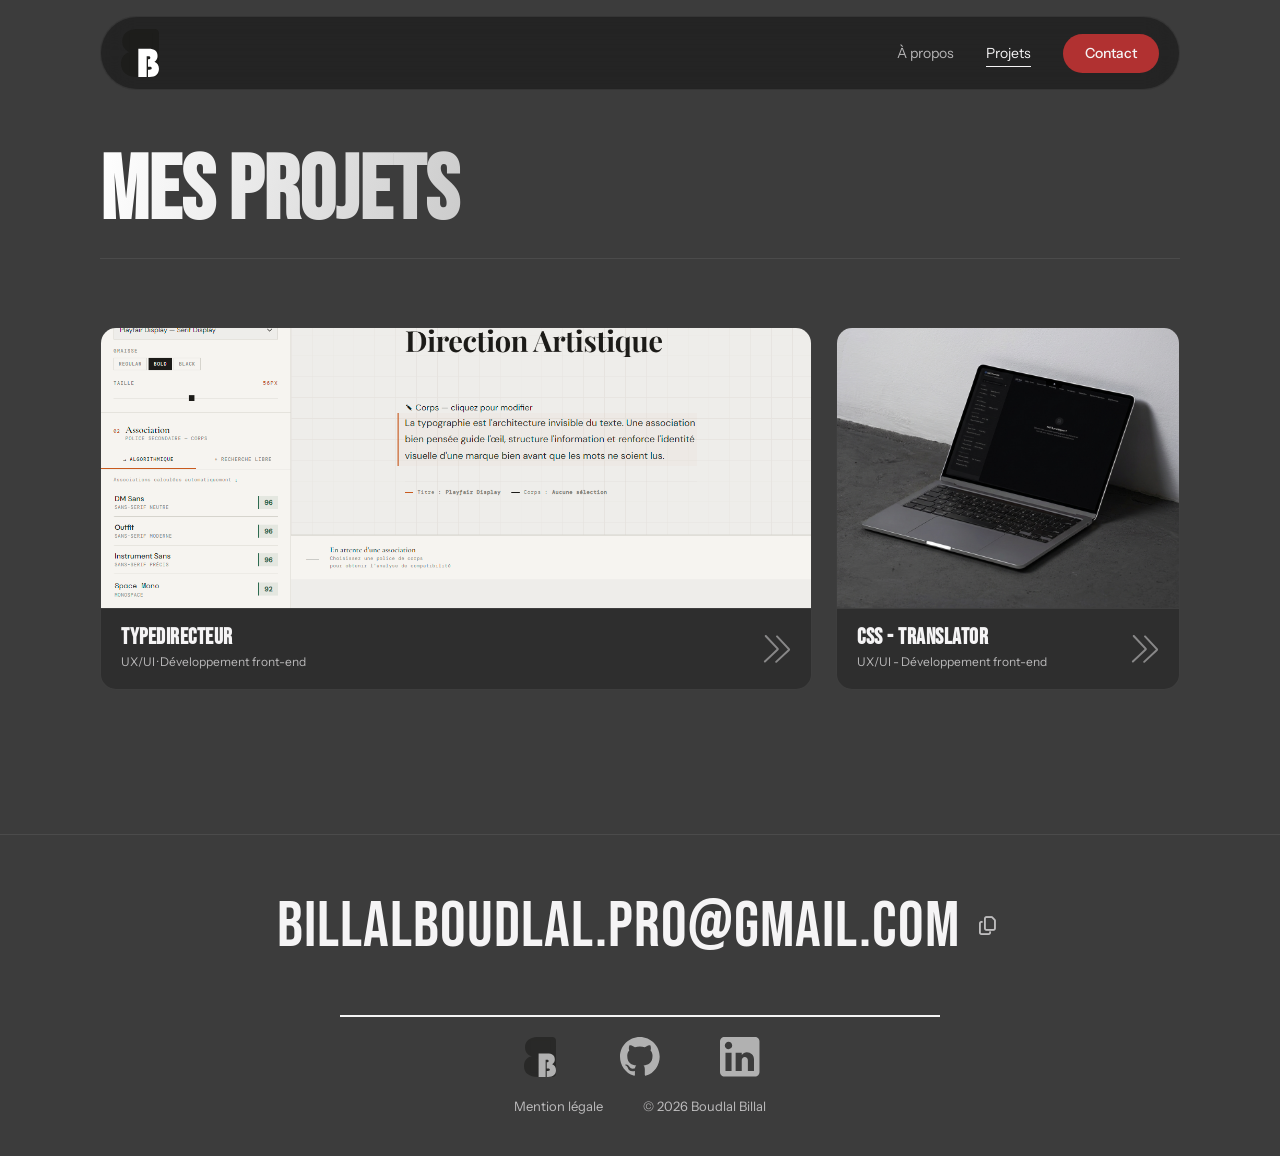
<file: pages/projets.html>
<!DOCTYPE html>

<html lang="fr">

<head>

  <meta charset="UTF-8" />

  <meta name="viewport" content="width=device-width, initial-scale=1.0" />

  <meta name="description" content="Projets de Billal Boudlal - UX/UI design, développement web, CMS." />
  <meta property="og:title" content="Projets - Billal Boudlal" />
  <meta property="og:description" content="Découvrez les projets de Billal Boudlal : UX/UI design et développement." />
  <meta property="og:type" content="website" />
  <link rel="icon" type="image/svg+xml" href="../assets/icon/logo_boudlal_billal.svg" />

  <link rel="stylesheet" href="https://cdnjs.cloudflare.com/ajax/libs/font-awesome/6.5.1/css/all.min.css" />

  <title>Projets - Billal Boudlal</title>

  <link rel="stylesheet" href="../css/base.css" />

  <link rel="stylesheet" href="../css/header.css" />

  <link rel="stylesheet" href="../css/footer.css" />

  <link rel="stylesheet" href="../css/buttons.css" />

  <link rel="stylesheet" href="../css/cards.css" />

  <link rel="stylesheet" href="../css/sections.css" />

  <link rel="stylesheet" href="../css/animations.css" />

  <link rel="stylesheet" href="../css/responsive.css" />
</head>

<body class="page-wrapper">

  <header class="header" role="banner">

    <a href="../index.html" class="header_logo">

      <img src="../assets/icon/logo_boudlal_billal.svg" alt="Logo Billal Boudlal" width="38" height="48" />

    </a>

    <nav class="header_nav" id="header-nav" role="navigation" aria-label="Navigation principale">

      <a href="apropos.html" class="header_link">À propos</a>

      <a href="projets.html" class="header_link active" aria-current="page">Projets</a>

      <a href="contact.html" class="header_cta">Contact</a>

    </nav>

    <button class="header_burger" aria-label="Ouvrir le menu" aria-expanded="false" aria-controls="header-nav">
      <span></span>
      <span></span>
      <span></span>
    </button>
  </header>

  <main id="contenu-principal">

    <div class="page-title">

      <h1 class="page-title_text">Mes Projets</h1>

      <hr class="page-title_line" />

    </div>

    <section class="section section--tight">

      <h2 class="sr-only">Liste de mes projets</h2>

      <ul class="projets-bento">

        <li>

          <article>

            <a href="typedirecteur.html" class="project-card fade-in">

              <div class="project-card_img">

                <img src="../assets/maquette/TypeDirecteur - maquette .webp" alt="">

              </div>

              <div class="project-card_info">

                <div>

                  <h3 class="project-card_name">Typedirecteur</h3>

                  <p class="project-card_specialty">UX/UI · Développement front-end</p>

                </div>

                <img class="project-card_arrow" src="../assets/icon/arrow.svg" alt="" />

              </div>

            </a>

          </article>

        </li>

        <li>

          <article>

            <a href="css-translator.html" class="project-card fade-in fade-in-delay-1">

              <div class="project-card_img">

                <img src="../assets/mockup/css-translator.jpg" alt="">

              </div>

              <div class="project-card_info">

                <div>

                  <h3 class="project-card_name">CSS - translator</h3>

                  <p class="project-card_specialty">UX/UI - Développement front-end</p>

                </div>

                <img class="project-card_arrow" src="../assets/icon/arrow.svg" alt="double fleche" />

              </div>

            </a>

          </article>

        </li>

      </ul>

    </section>

  </main>

  <footer class="footer" role="contentinfo">

    <a href="mailto:Billalboudlal.pro@gmail.com" class="footer_mail">Billalboudlal.pro@gmail.com</a>

    <div class="footer_bottom">

      <div class="footer_separator"></div>

      <div class="footer_socials">

        <div class="footer_logo">

          <a href="../index.html" class="footer_social-link">

            <img src="../assets/icon/logo_boudlal_billal.svg" alt="Logo" />

          </a>

        </div>

        <a href="https://github.com/Mazout-A" class="footer_social-link" target="_blank" rel="noopener">

          <img src="../assets/icon/Github.svg" alt="GitHub" />

        </a>

        <a href="https://www.linkedin.com/in/billal-boudlal-a6442933a/" class="footer_social-link" target="_blank"
          rel="noopener">

          <img src="../assets/icon/linkedin.svg" alt="LinkedIn" />

        </a>

      </div>

      <nav class="footer_mentions" role="navigation" aria-label="Mentions légales">

        <a href="#" class="footer_mention-link">
          Mention légale
        </a>

        <span>© 2026 Boudlal Billal</span>

      </nav>

    </div>

  </footer>

  <script src="../js/app.js"></script>

</body>

</html>
</file>
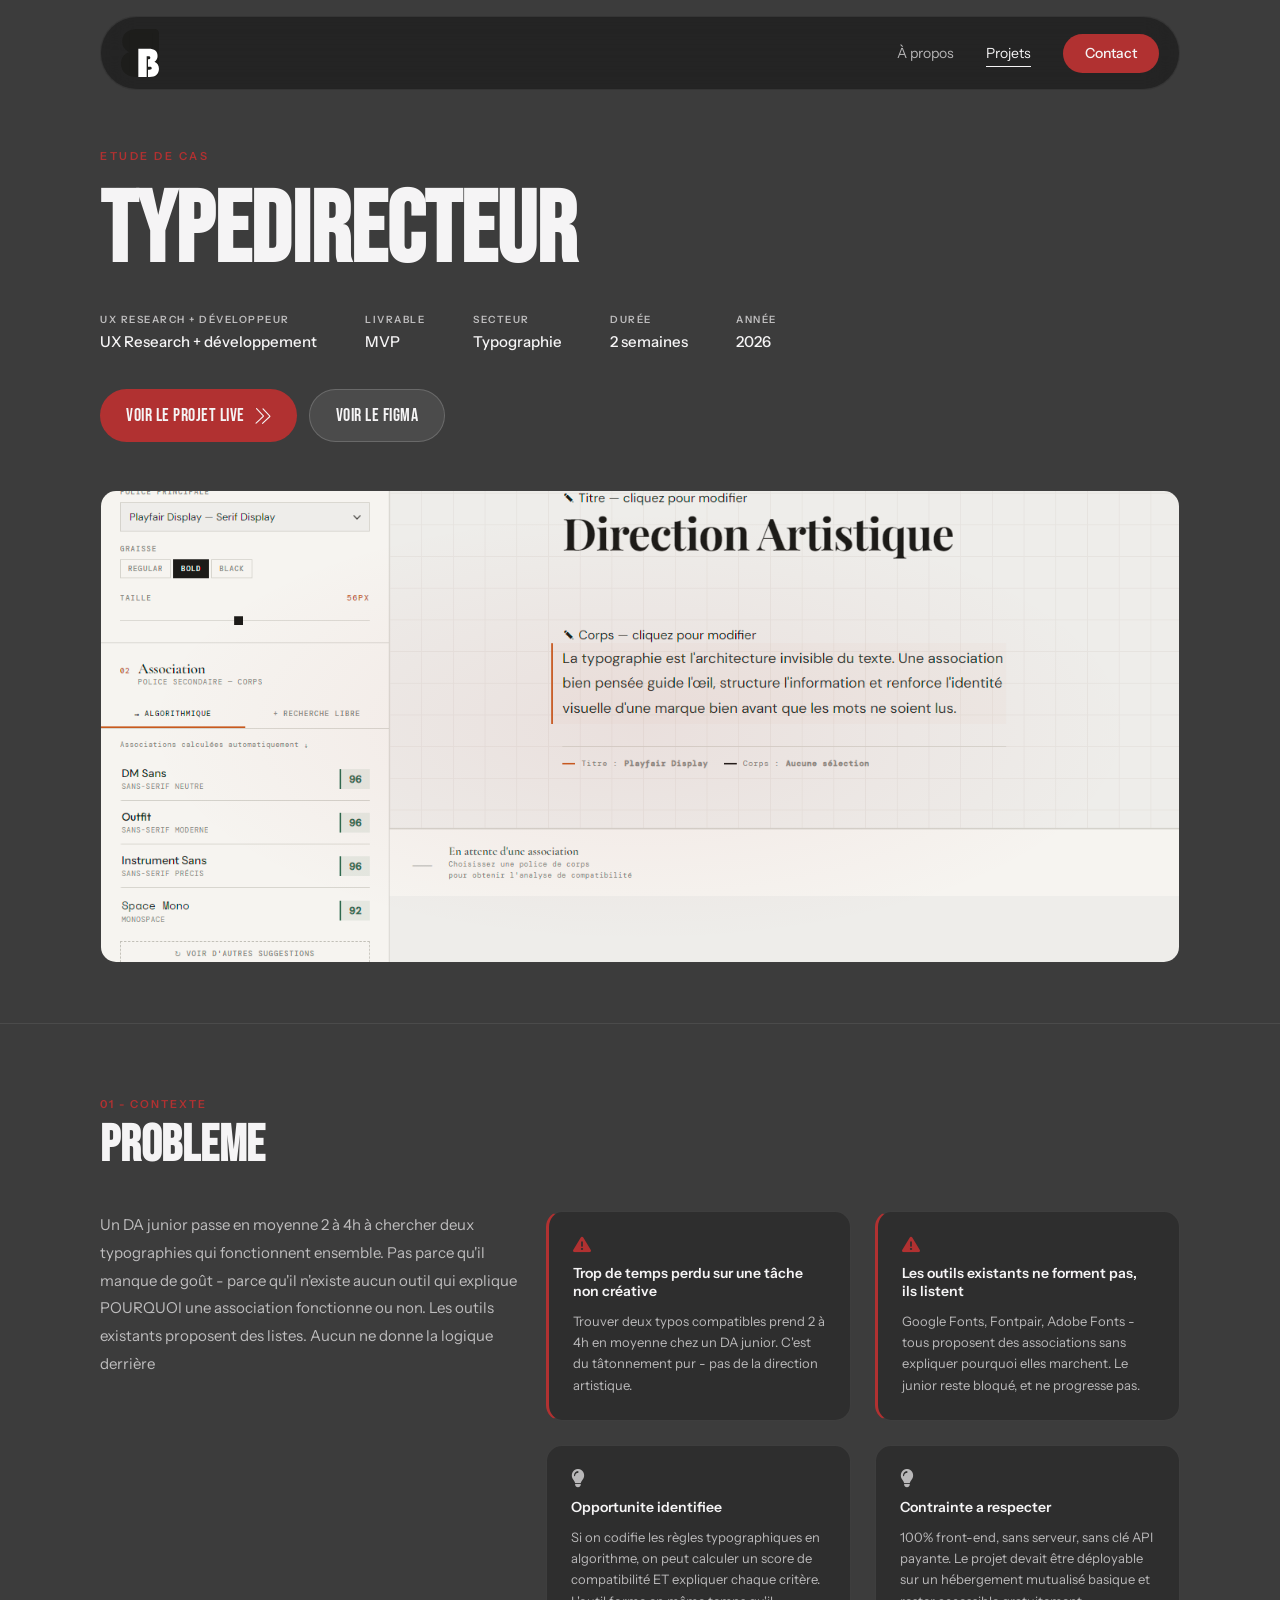
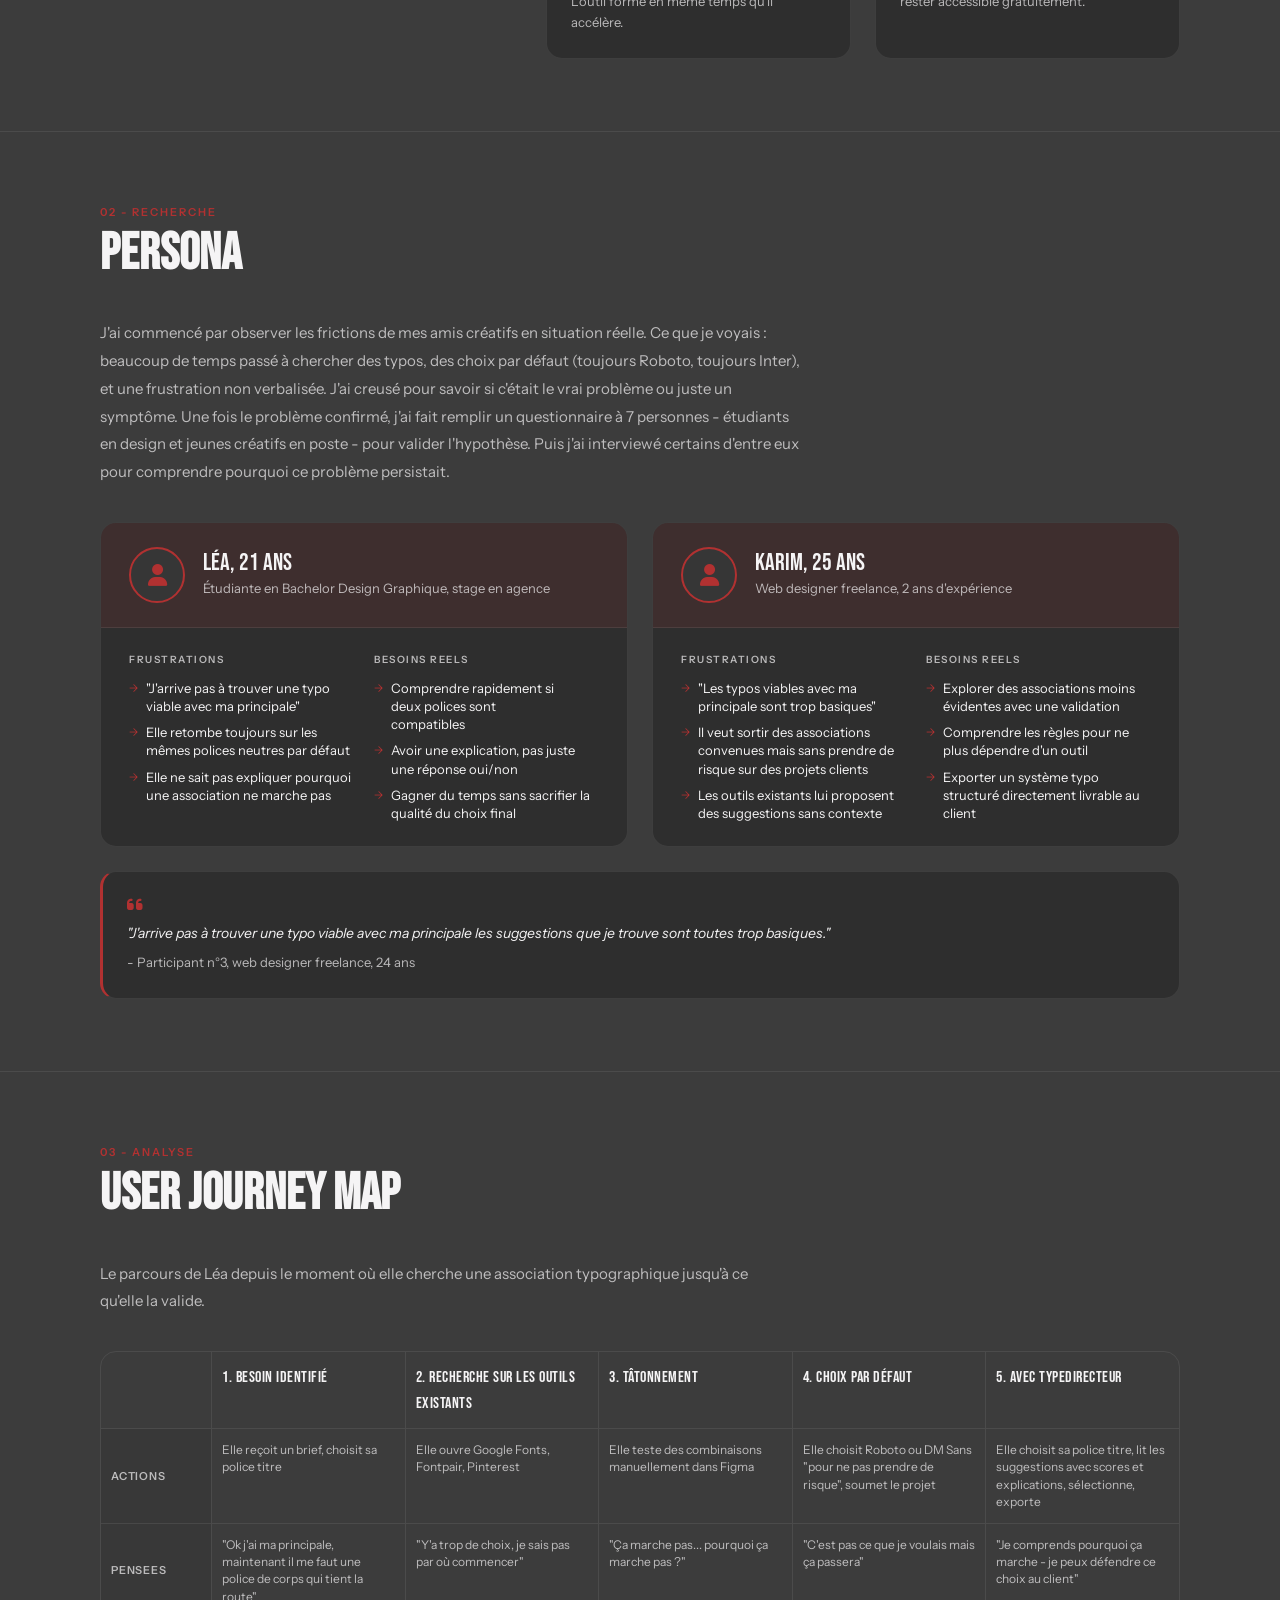
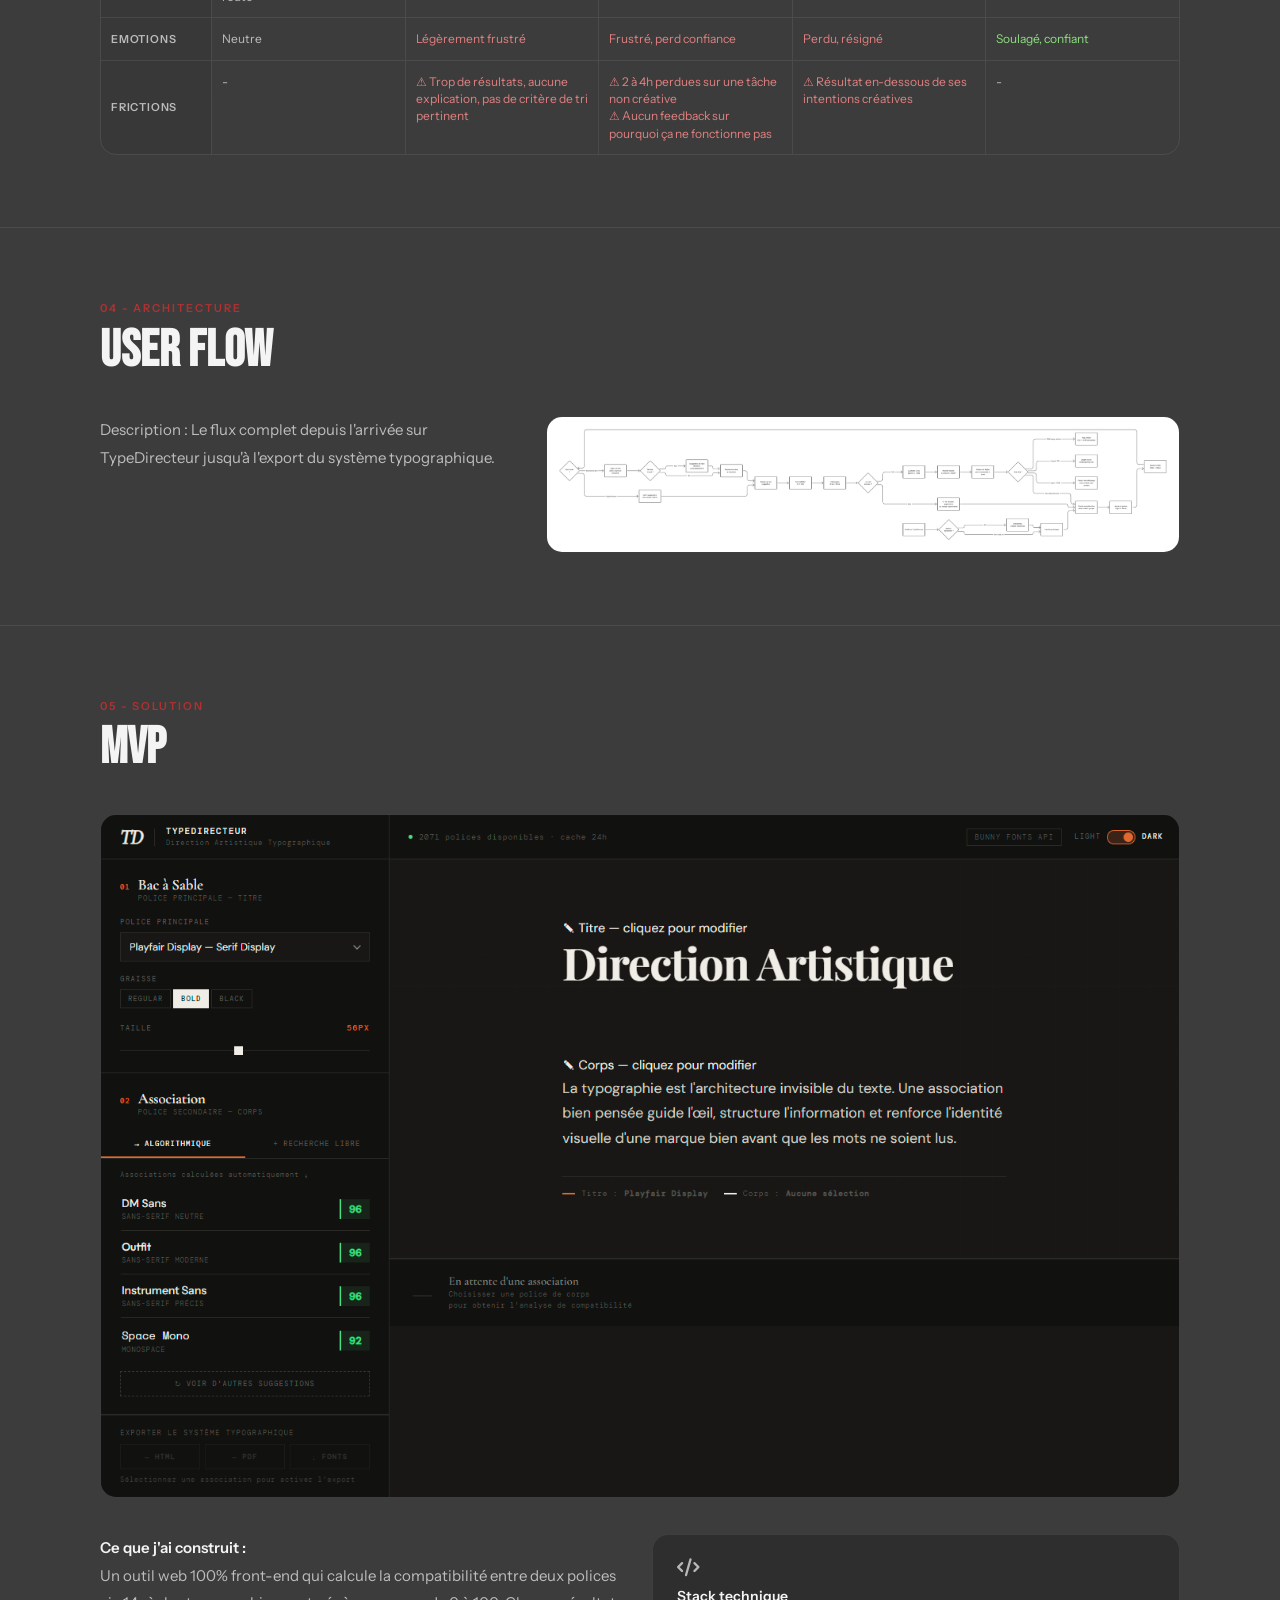
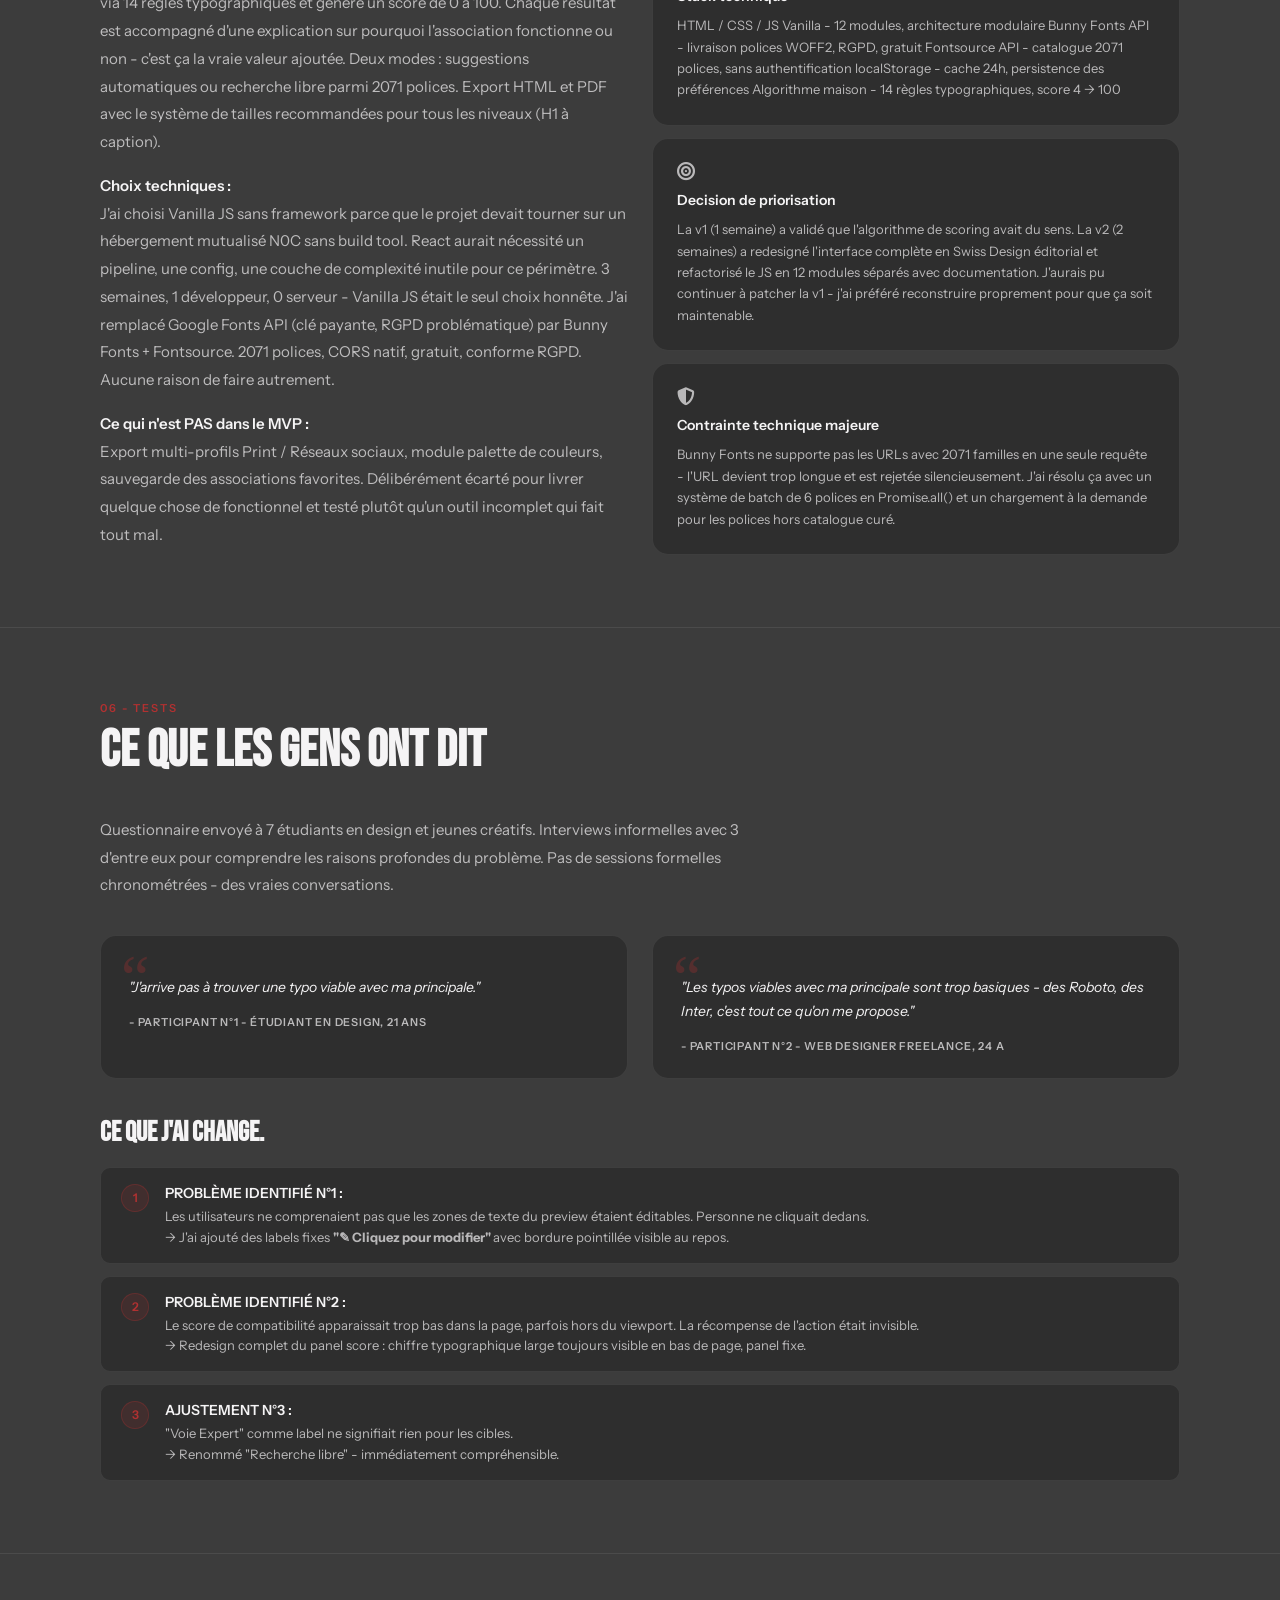
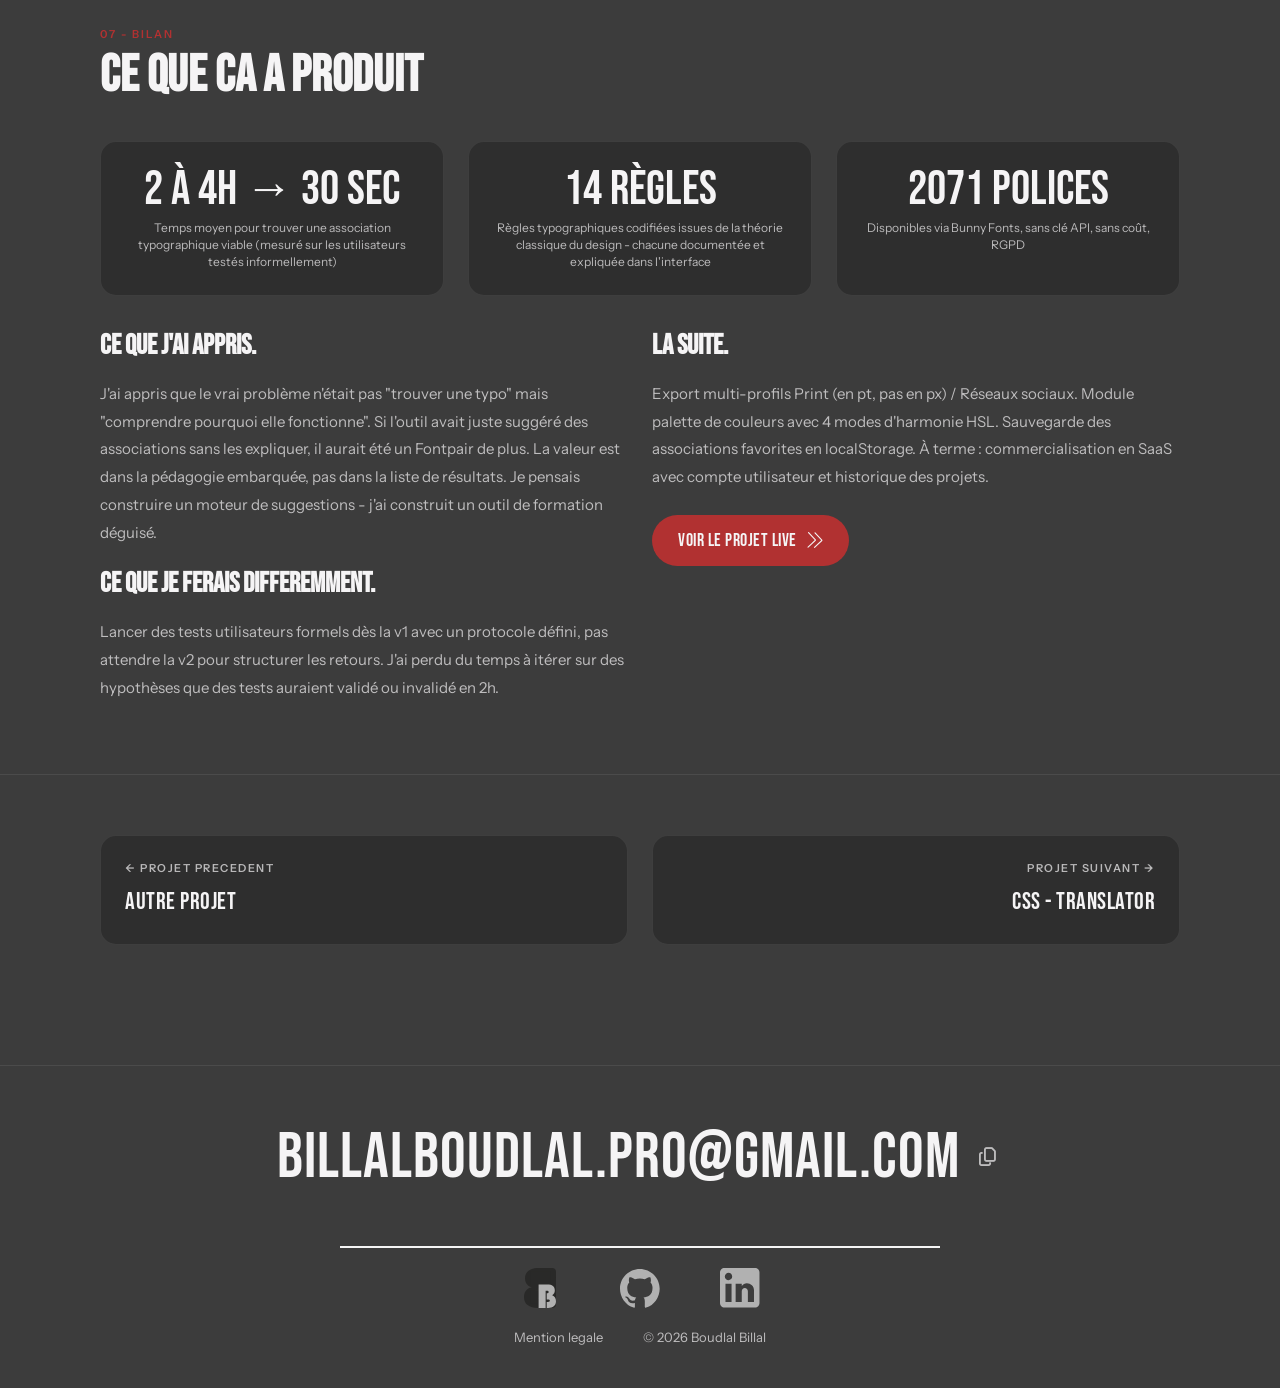
<file: pages/typedirecteur.html>
<!DOCTYPE html>

<html lang="fr">

<head>

  <meta charset="UTF-8" />

  <meta name="viewport" content="width=device-width, initial-scale=1.0" />

  <meta name="description" content="TypeDirecteur - Etude de cas UX Research par Billal Boudlal." />
  <meta property="og:title" content="TypeDirecteur - Billal Boudlal" />
  <meta property="og:description" content="Étude de cas détaillé sur le projet TypeDirecteur par Billal Boudlal." />
  <meta property="og:type" content="website" />
  <link rel="icon" type="image/svg+xml" href="../assets/icon/logo_boudlal_billal.svg" />

  <link rel="stylesheet" href="https://cdnjs.cloudflare.com/ajax/libs/font-awesome/6.5.1/css/all.min.css" />

  <title>TypeDirecteur - Billal Boudlal</title>

  <link rel="stylesheet" href="../css/base.css" />

  <link rel="stylesheet" href="../css/header.css" />

  <link rel="stylesheet" href="../css/footer.css" />

  <link rel="stylesheet" href="../css/buttons.css" />

  <link rel="stylesheet" href="../css/cards.css" />

  <link rel="stylesheet" href="../css/sections.css" />

  <link rel="stylesheet" href="../css/animations.css" />

  <link rel="stylesheet" href="../css/responsive.css" />
</head>

<body class="page-wrapper">

  <header class="header" role="banner">

    <a href="../index.html" class="header_logo">

      <img src="../assets/icon/logo_boudlal_billal.svg" alt="Logo Billal Boudlal" width="38" height="48" />

    </a>

    <nav class="header_nav" id="header-nav" role="navigation" aria-label="Navigation principale">

      <a href="apropos.html" class="header_link">À propos</a>

      <a href="projets.html" class="header_link active">Projets</a>

      <a href="contact.html" class="header_cta">Contact</a>

    </nav>

    <button class="header_burger" aria-label="Ouvrir le menu" aria-expanded="false" aria-controls="header-nav">
      <span></span>
      <span></span>
      <span></span>
    </button>
  </header>

  <main id="contenu-principal">

    <!-- SECTION 1 -->

    <section class="cs-hero" aria-label="Hero — présentation du projet">

      <p class="cs-hero_eyebrow">Etude de cas</p>

      <h1 class="cs-hero_title">TypeDirecteur</h1>

      <div class="cs-hero_meta">

        <div class="cs-hero_meta-item">

          <span class="cs-hero_meta-label">UX Research + développeur</span>

          <span class="cs-hero_meta-value">UX Research + développement</span>

        </div>

        <div class="cs-hero_meta-item">

          <span class="cs-hero_meta-label">Livrable</span>

          <span class="cs-hero_meta-value">MVP</span>

        </div>

        <div class="cs-hero_meta-item">

          <span class="cs-hero_meta-label">Secteur</span>

          <span class="cs-hero_meta-value">Typographie</span>

        </div>

        <div class="cs-hero_meta-item">

          <span class="cs-hero_meta-label">Durée</span>

          <span class="cs-hero_meta-value">2 semaines</span>

        </div>

        <div class="cs-hero_meta-item">

          <span class="cs-hero_meta-label">Année</span>

          <span class="cs-hero_meta-value">2026</span>

        </div>

      </div>

      <div class="btn-group">

        <a href="https://typedirecteur.billal-boudlal.mds-paris.yt/" class="btn btn--primary btn--auto"
          id="cta-voir-projet">
          Voir le projet live
          <img class="btn_arrow" src="../assets/icon/arrow.svg" alt="" />

        </a>

        <a href="https://www.figma.com/proto/NNnwTfzTTFfrQBe4EGjDgY/TypeDirecteur-%E2%80%93-Wireframes---Maquettes?node-id=2-2&t=enyYhcFrYR5Nbv0K-1"
          class="btn btn--ghost btn--auto">
          Voir le Figma
        </a>

      </div>

      <div class="cs-hero_cover">

        <div class="cs-hero_cover-placeholder">

          <img src="../assets/maquette/TypeDirecteur - maquette .webp" alt="">

        </div>

      </div>

    </section>

    <!-- SECTION 2 -->

    <section class="cs-section" aria-label="Contexte et problème">

      <p class="cs-section_number">01 - Contexte</p>

      <h2 class="cs-section_label">Probleme</h2>

      <div class="cs-2col cs-2col--wide">

        <div>

          <p class="cs-text">
            Un DA junior passe en moyenne 2 à 4h à chercher deux typographies
            qui fonctionnent ensemble. Pas parce qu'il manque de goût - parce
            qu'il n'existe aucun outil qui explique POURQUOI une association
            fonctionne ou non. Les outils existants proposent des listes.
            Aucun ne donne la logique derrière
          </p>

        </div>

        <div class="cs-insight-grid">

          <div class="cs-insight-card cs-insight-card--rouge">

            <i class="cs-insight-card_icon fa-solid fa-triangle-exclamation"></i>

            <p class="cs-insight-card_title">
              Trop de temps perdu sur une tâche non créative
            </p>

            <p class="cs-insight-card_text">
              Trouver deux typos compatibles prend 2 à 4h en moyenne
              chez un DA junior. C'est du tâtonnement pur - pas de la
              direction artistique.
            </p>

          </div>

          <div class="cs-insight-card cs-insight-card--rouge">

            <i class="cs-insight-card_icon fa-solid fa-triangle-exclamation"></i>

            <p class="cs-insight-card_title">
              Les outils existants ne forment pas, ils listent
            </p>

            <p class="cs-insight-card_text">
              Google Fonts, Fontpair, Adobe Fonts - tous proposent
              des associations sans expliquer pourquoi elles marchent.
              Le junior reste bloqué, et ne progresse pas.
            </p>

          </div>

          <div class="cs-insight-card">

            <i class="cs-insight-card_icon cs-insight-card_icon--muted fa-solid fa-lightbulb"></i>

            <p class="cs-insight-card_title">
              Opportunite identifiee
            </p>

            <p class="cs-insight-card_text">
              Si on codifie les règles typographiques en algorithme, on peut
              calculer un score de compatibilité ET expliquer chaque critère.
              L'outil forme en même temps qu'il accélère.
            </p>

          </div>

          <div class="cs-insight-card">

            <i class="cs-insight-card_icon cs-insight-card_icon--muted fa-solid fa-lightbulb"></i>

            <p class="cs-insight-card_title">
              Contrainte a respecter
            </p>

            <p class="cs-insight-card_text">
              100% front-end, sans serveur, sans clé API payante. Le projet
              devait être déployable sur un hébergement mutualisé basique et
              rester accessible gratuitement.
            </p>

          </div>

        </div>

      </div>

    </section>

    <!-- SECTION 3 -->

    <section class="cs-section" aria-label="Recherche et personas">

      <p class="cs-section_number">02 - Recherche</p>

      <h2 class="cs-section_label">Persona</h2>

      <p class="cs-text cs-text--intro-lg">
        J'ai commencé par observer les frictions de mes amis créatifs
        en situation réelle. Ce que je voyais : beaucoup de temps passé
        à chercher des typos, des choix par défaut (toujours Roboto,
        toujours Inter), et une frustration non verbalisée. J'ai creusé
        pour savoir si c'était le vrai problème ou juste un symptôme.
        Une fois le problème confirmé, j'ai fait remplir un questionnaire
        à 7 personnes - étudiants en design et jeunes créatifs en poste -
        pour valider l'hypothèse. Puis j'ai interviewé certains d'entre
        eux pour comprendre pourquoi ce problème persistait.
      </p>

      <div class="cs-2col mb-gap">

        <div class="cs-persona">

          <div class="cs-persona_header">

            <div class="cs-persona_avatar"><i class="fa-solid fa-user"></i></div>

            <div>

              <p class="cs-persona_name">
                Léa, 21 ans
              </p>

              <p class="cs-persona_role">
                Étudiante en Bachelor Design Graphique,
                stage en agence
              </p>

            </div>

          </div>

          <div class="cs-persona_body">

            <div>

              <p class="cs-persona_col-title">Frustrations</p>

              <ul class="cs-persona_list">

                <li>"J'arrive pas à trouver une typo viable avec ma principale"</li>

                <li>Elle retombe toujours sur les mêmes polices neutres par défaut</li>

                <li>Elle ne sait pas expliquer pourquoi une association ne marche pas</li>

              </ul>

            </div>

            <div>

              <p class="cs-persona_col-title">Besoins reels</p>

              <ul class="cs-persona_list">

                <li>Comprendre rapidement si <br>deux polices sont <br>compatibles</li>

                <li>Avoir une explication, pas juste une réponse oui/non</li>

                <li>Gagner du temps sans sacrifier la qualité du choix final</li>

              </ul>

            </div>

          </div>

        </div>

        <div class="cs-persona">

          <div class="cs-persona_header">

            <div class="cs-persona_avatar"><i class="fa-solid fa-user"></i></div>

            <div>

              <p class="cs-persona_name">Karim, 25 ans</p>

              <p class="cs-persona_role">Web designer freelance, 2 ans d'expérience</p>

            </div>

          </div>

          <div class="cs-persona_body">

            <div>

              <p class="cs-persona_col-title">Frustrations</p>

              <ul class="cs-persona_list">

                <li>"Les typos viables avec ma principale sont trop basiques"</li>

                <li>Il veut sortir des associations convenues mais sans prendre
                  de risque sur des projets clients</li>

                <li>Les outils existants lui proposent des suggestions sans contexte</li>

              </ul>

            </div>

            <div>

              <p class="cs-persona_col-title">Besoins reels</p>

              <ul class="cs-persona_list">

                <li>Explorer des associations moins évidentes avec une validation</li>

                <li>Comprendre les règles pour ne plus dépendre d'un outil</li>

                <li>Exporter un système typo structuré directement livrable au client</li>

              </ul>

            </div>

          </div>

        </div>

      </div>

      <div class="cs-insight-card cs-insight-card--rouge cs-insight-card--narrow">

        <i class="cs-insight-card_icon fa-solid fa-quote-left"></i>

        <p class="cs-insight-card_title cs-insight-card_title--quote">
          "J'arrive pas à trouver une typo viable avec ma principale les suggestions que je trouve sont toutes trop
          basiques."
        </p>

        <p class="cs-insight-card_text">
          - Participant n°3, web designer freelance, 24 ans
        </p>

      </div>

    </section>

    <!--SECTION 4 -->

    <section class="cs-section" aria-label="User Journey Map">

      <p class="cs-section_number">03 - Analyse</p>

      <h2 class="cs-section_label">User Journey Map</h2>

      <p class="cs-text cs-text--intro">
        Le parcours de Léa depuis le moment où elle cherche une association typographique jusqu'à ce qu'elle la valide.
      </p>

      <div class="cs-journey-wrap"><table class="cs-journey" aria-label="Customer journey map">

        <thead>

          <tr class="cs-journey_steps">

            <th class="cs-journey_row-label" scope="col"></th>

            <th class="cs-journey_step" scope="col"><span class="cs-journey_step-name">1. Besoin identifié</span></th>

            <th class="cs-journey_step" scope="col"><span class="cs-journey_step-name">2. Recherche sur les outils
                existants</span></th>

            <th class="cs-journey_step" scope="col"><span class="cs-journey_step-name">3. Tâtonnement</span></th>

            <th class="cs-journey_step" scope="col"><span class="cs-journey_step-name">4. Choix par défaut</span></th>

            <th class="cs-journey_step" scope="col"><span class="cs-journey_step-name">5. Avec TypeDirecteur</span></th>

          </tr>

        </thead>

        <tbody>

          <tr class="cs-journey_row">

            <th class="cs-journey_row-label" scope="row">Actions</th>

            <td class="cs-journey_cell">
              Elle reçoit un brief, choisit sa police titre
            </td>

            <td class="cs-journey_cell">
              Elle ouvre Google Fonts, Fontpair, Pinterest
            </td>

            <td class="cs-journey_cell">
              Elle teste des combinaisons manuellement dans Figma
            </td>

            <td class="cs-journey_cell">
              Elle choisit Roboto ou DM Sans "pour ne pas prendre de risque", soumet le projet
            </td>

            <td class="cs-journey_cell">
              Elle choisit sa police titre, lit les suggestions avec scores et explications, sélectionne, exporte
            </td>

          </tr>

          <tr class="cs-journey_row">

            <th class="cs-journey_row-label" scope="row">Pensees</th>

            <td class="cs-journey_cell">
              "Ok j'ai ma principale, maintenant il me faut une police de corps qui tient la route"
            </td>

            <td class="cs-journey_cell">
              "Y'a trop de choix, je sais pas par où commencer"
            </td>

            <td class="cs-journey_cell">
              "Ça marche pas... pourquoi ça marche pas ?"
            </td>

            <td class="cs-journey_cell">
              "C'est pas ce que je voulais mais ça passera"
            </td>

            <td class="cs-journey_cell">
              "Je comprends pourquoi ça marche - je peux défendre ce choix au client"
            </td>

          </tr>

          <tr class="cs-journey_row">

            <th class="cs-journey_row-label" scope="row">Emotions</th>

            <td class="cs-journey_cell cs-journey_cell--neutre">
              Neutre
            </td>

            <td class="cs-journey_cell cs-journey_cell--friction">
              Légèrement frustré
            </td>

            <td class="cs-journey_cell cs-journey_cell--friction">
              Frustré, perd confiance
            </td>

            <td class="cs-journey_cell cs-journey_cell--friction">
              Perdu, résigné
            </td>

            <td class="cs-journey_cell cs-journey_cell--fluide">
              Soulagé, confiant
            </td>

          </tr>

          <tr class="cs-journey_row">

            <th class="cs-journey_row-label" scope="row">Frictions</th>

            <td class="cs-journey_cell">
              -
            </td>

            <td class="cs-journey_cell cs-journey_cell--friction">
              ⚠ Trop de résultats, aucune explication, pas de critère de tri pertinent
            </td>

            <td class="cs-journey_cell cs-journey_cell--friction">
              ⚠ 2 à 4h perdues sur une tâche non créative
              <br>
              ⚠ Aucun feedback sur pourquoi ça ne fonctionne pas
            </td>

            <td class="cs-journey_cell cs-journey_cell--friction">
              ⚠ Résultat en-dessous de ses intentions créatives
            </td>

            <td class="cs-journey_cell">
              -
            </td>

          </tr>

        </tbody>

      </table>
      </div>

    </section>

    <!-- SECTION 5 -->

    <section class="cs-section" aria-label="Architecture — User Flow">

      <p class="cs-section_number">04 - Architecture</p>

      <h2 class="cs-section_label">User Flow</h2>

      <div class="cs-2col cs-2col--wide">

        <div>

          <p class="cs-text">
            Description : Le flux complet depuis l'arrivée sur TypeDirecteur
            jusqu'à l'export du système typographique.
          </p>

        </div>

        <div class="cs-img-block">

          <img src="../assets/user-flow/TypeDirecteur-User-Flow-complet.webp" alt="user flow typedirecteur">

        </div>

      </div>

    </section>

    <!-- SECTION 6 -->

    <section class="cs-section" aria-label="Solution technique — MVP">

      <p class="cs-section_number">05 - Solution</p>

      <h2 class="cs-section_label">MVP</h2>

      <div class="cs-img-block cs-img-block--mb">

        <img src="../assets/maquette/TypeDirecteur - maquete - dark-mode.png" alt="maquette site typedirecteur">

      </div>

      <div class="cs-2col">

        <div>

          <p class="cs-text">

            <strong>Ce que j'ai construit :</strong><br>
            Un outil web 100% front-end qui calcule la compatibilité entre
            deux polices via 14 règles typographiques et génère un score de
            0 à 100. Chaque résultat est accompagné d'une explication sur
            pourquoi l'association fonctionne ou non - c'est ça la vraie
            valeur ajoutée. Deux modes : suggestions automatiques ou recherche
            libre parmi 2071 polices. Export HTML et PDF avec le système de
            tailles recommandées pour tous les niveaux (H1 à caption).
          </p>

          <p class="cs-text">

            <strong>Choix techniques :</strong><br>
            J'ai choisi Vanilla JS sans framework parce que le projet devait
            tourner sur un hébergement mutualisé N0C sans build tool. React
            aurait nécessité un pipeline, une config, une couche de complexité
            inutile pour ce périmètre. 3 semaines, 1 développeur, 0 serveur -
            Vanilla JS était le seul choix honnête.

            J'ai remplacé Google Fonts API (clé payante, RGPD problématique)
            par Bunny Fonts + Fontsource. 2071 polices, CORS natif, gratuit,
            conforme RGPD. Aucune raison de faire autrement.
          </p>

          <p class="cs-text">

            <strong>Ce qui n'est PAS dans le MVP :</strong><br>
            Export multi-profils Print / Réseaux sociaux, module palette de
            couleurs, sauvegarde des associations favorites. Délibérément
            écarté pour livrer quelque chose de fonctionnel et testé plutôt
            qu'un outil incomplet qui fait tout mal.
          </p>

        </div>

        <div class="cs-stack">

          <div class="cs-insight-card">

            <i class="cs-insight-card_icon cs-insight-card_icon--muted fa-solid fa-code"></i>

            <p class="cs-insight-card_title">
              Stack technique
            </p>

            <p class="cs-insight-card_text">
              HTML / CSS / JS Vanilla - 12 modules, architecture modulaire
              Bunny Fonts API - livraison polices WOFF2, RGPD, gratuit
              Fontsource API - catalogue 2071 polices, sans authentification
              localStorage - cache 24h, persistence des préférences
              Algorithme maison - 14 règles typographiques, score 4 → 100
            </p>

          </div>

          <div class="cs-insight-card">

            <i class="cs-insight-card_icon cs-insight-card_icon--muted fa-solid fa-bullseye"></i>

            <p class="cs-insight-card_title">
              Decision de priorisation
            </p>

            <p class="cs-insight-card_text">
              La v1 (1 semaine) a validé que l'algorithme de scoring avait du
              sens. La v2 (2 semaines) a redesigné l'interface complète en
              Swiss Design éditorial et refactorisé le JS en 12 modules séparés
              avec documentation. J'aurais pu continuer à patcher la v1 - j'ai
              préféré reconstruire proprement pour que ça soit maintenable.
            </p>

          </div>

          <div class="cs-insight-card">

            <i class="cs-insight-card_icon cs-insight-card_icon--muted fa-solid fa-shield-halved"></i>

            <p class="cs-insight-card_title">
              Contrainte technique majeure
            </p>

            <p class="cs-insight-card_text">
              Bunny Fonts ne supporte pas les URLs avec 2071 familles en une
              seule requête - l'URL devient trop longue et est rejetée
              silencieusement. J'ai résolu ça avec un système de batch de 6
              polices en Promise.all() et un chargement à la demande pour les
              polices hors catalogue curé.
            </p>

          </div>

        </div>

      </div>

    </section>

    <!-- SECTION 7 -->

    <section class="cs-section" aria-label="Tests utilisateurs et retours">

      <p class="cs-section_number">06 - Tests</p>

      <h2 class="cs-section_label">Ce que les gens ont dit</h2>

      <p class="cs-text cs-text--intro">
        Questionnaire envoyé à 7 étudiants en design et jeunes créatifs.
        Interviews informelles avec 3 d'entre eux pour comprendre les
        raisons profondes du problème. Pas de sessions formelles
        chronométrées - des vraies conversations.
      </p>

      <div class="cs-quotes-grid cs-quotes-grid--mb">

        <div class="cs-quote">

          <p class="cs-quote_text">
            "J'arrive pas à trouver une typo viable avec ma principale."
          </p>

          <span class="cs-quote_author">- PARTICIPANT N°1 - Étudiant en design, 21 ans</span>

        </div>

        <div class="cs-quote">

          <p class="cs-quote_text">
            "Les typos viables avec ma principale sont trop basiques -
            des Roboto, des Inter, c'est tout ce qu'on me propose."
          </p>

          <span class="cs-quote_author">
            - PARTICIPANT N°2 - Web designer freelance, 24 a
          </span>

        </div>

      </div>

      <h3 class="cs-subsection-title">
        Ce que j'ai change.
      </h3>

      <div class="cs-iterations">

        <div class="cs-iteration">

          <div class="cs-iteration_badge">1</div>

          <div>

            <p class="cs-iteration_label">
              PROBLÈME IDENTIFIÉ N°1 :
            </p>

            <p class="cs-iteration_desc">
              Les utilisateurs ne comprenaient pas que les zones de texte
              du preview étaient éditables. Personne ne cliquait dedans.
              <br>
              → J'ai ajouté des labels fixes <strong> "✎ Cliquez pour modifier" </strong>
              avec bordure pointillée visible au repos.
            </p>

          </div>

        </div>

        <div class="cs-iteration">

          <div class="cs-iteration_badge">2</div>

          <div>

            <p class="cs-iteration_label">
              PROBLÈME IDENTIFIÉ N°2 :
            </p>

            <p class="cs-iteration_desc">
              Le score de compatibilité apparaissait trop bas dans la page,
              parfois hors du viewport. La récompense de l'action était
              invisible.
              <br>
              → Redesign complet du panel score : chiffre typographique large
              toujours visible en bas de page, panel fixe.
            </p>

          </div>

        </div>

        <div class="cs-iteration">

          <div class="cs-iteration_badge">3</div>

          <div>

            <p class="cs-iteration_label">
              AJUSTEMENT N°3 :
            </p>

            <p class="cs-iteration_desc">
              "Voie Expert" comme label ne signifiait rien pour les cibles.
              <br>
              → Renommé "Recherche libre" - immédiatement compréhensible.
            </p>

          </div>

        </div>

      </div>

    </section>

    <!-- SECTION 8 -->

    <section class="cs-section" aria-label="Bilan et apprentissages">

      <p class="cs-section_number">07 - Bilan</p>

      <h2 class="cs-section_label">Ce que ca a produit</h2>

      <div class="cs-kpi-grid">

        <div class="cs-kpi">

          <p class="cs-kpi_value">2 à 4h → 30 sec</p>

          <p class="cs-kpi_label">
            Temps moyen pour trouver une association typographique viable
            (mesuré sur les utilisateurs testés informellement)
          </p>

        </div>

        <div class="cs-kpi">

          <p class="cs-kpi_value">14 règles</p>

          <p class="cs-kpi_label">
            Règles typographiques codifiées issues de la théorie classique
            du design - chacune documentée et expliquée dans l'interface
          </p>

        </div>

        <div class="cs-kpi">

          <p class="cs-kpi_value">2071 polices</p>

          <p class="cs-kpi_label">
            Disponibles via Bunny Fonts, sans clé API, sans coût, RGPD
          </p>

        </div>

      </div>

      <div class="cs-2col">

        <div>

          <h3 class="cs-subsection-title">
            Ce que j'ai appris.
          </h3>

          <p class="cs-text">
            J'ai appris que le vrai problème n'était pas "trouver une typo"
            mais "comprendre pourquoi elle fonctionne". Si l'outil avait juste
            suggéré des associations sans les expliquer, il aurait été un
            Fontpair de plus. La valeur est dans la pédagogie embarquée, pas
            dans la liste de résultats. Je pensais construire un moteur de
            suggestions - j'ai construit un outil de formation déguisé.
          </p>
          <br>
          <h3 class="cs-subsection-title">
            Ce que je ferais differemment.
          </h3>

          <p class="cs-text">
            Lancer des tests utilisateurs formels dès la v1 avec un protocole défini, pas attendre la v2
            pour structurer les retours. J'ai perdu du temps à itérer sur
            des hypothèses que des tests auraient validé ou invalidé en 2h.
          </p>

        </div>

        <div>

          <h3 class="cs-subsection-title">
            La suite.
          </h3>

          <p class="cs-text">
            Export multi-profils Print (en pt, pas en px) / Réseaux sociaux.
            Module palette de couleurs avec 4 modes d'harmonie HSL.
            Sauvegarde des associations favorites en localStorage.
            À terme : commercialisation en SaaS avec compte utilisateur
            et historique des projets.
          </p>

          <div class="btn-group btn-group--mt">

            <a href="https://typedirecteur.billal-boudlal.mds-paris.yt/" class="btn btn--primary btn--auto"
              id="cta-live">
              Voir le projet live
              <img class="btn_arrow" src="../assets/icon/arrow.svg" alt="" />

            </a>

          </div>

        </div>

      </div>

    </section>

  </main>

  <!-- Navigation projets -->

  <nav class="cs-nav" role="navigation" aria-label="Navigation entre projets">

    <a href="projet-bientot.html" class="cs-nav_link" id="nav-precedent">

      <span class="cs-nav_direction">← Projet precedent</span>

      <span class="cs-nav_title">Autre projet</span>

    </a>

    <a href="../pages/css-translator.html" class="cs-nav_link cs-nav_link--next" id="nav-suivant">

      <span class="cs-nav_direction">Projet suivant →</span>

      <span class="cs-nav_title">CSS - translator</span>

    </a>

  </nav>

  <footer class="footer" role="contentinfo">

    <a href="mailto:Billalboudlal.pro@gmail.com" class="footer_mail">Billalboudlal.pro@gmail.com</a>

    <div class="footer_bottom">

      <div class="footer_separator"></div>

      <div class="footer_socials">

        <div class="footer_logo"><a href="../index.html" class="footer_social-link"><img
              src="../assets/icon/logo_boudlal_billal.svg" alt="Logo" /></a></div>

        <a href="https://github.com/Mazout-A" class="footer_social-link" target="_blank" rel="noopener"><img
            src="../assets/icon/Github.svg" alt="GitHub" /></a>

        <a href="https://www.linkedin.com/in/billal-boudlal-a6442933a/" class="footer_social-link" target="_blank"
          rel="noopener"><img src="../assets/icon/linkedin.svg" alt="LinkedIn" /></a>

      </div>

      <nav class="footer_mentions" role="navigation" aria-label="Mentions légales">

        <a href="#" class="footer_mention-link">Mention legale</a>

        <span>© 2026 Boudlal Billal</span>

      </nav>

    </div>

  </footer>

  <script src="../js/app.js"></script>

</body>

</html>
</file>
<file: css/base.css>
/* BASE — Design Tokens & Reset */
@import url("https://fonts.googleapis.com/css2?family=Bebas+Neue&family=Instrument+Sans:ital,wght@0,400;0,500;0,600;1,400&display=swap");

*,
*::before,
*::after {
  box-sizing: border-box;
  margin: 0;
  padding: 0;
}

:root {
  --bg:           #3c3c3c;
  --blanc:        #f5f4f5;
  --rouge:        #b13131;
  --rouge-dark:   #8f2727;
  --noir:         #000000;
  --carte:        #2e2e2e;
  --carte-hover:  #363636;
  --border:       rgba(245, 244, 245, 0.08);
  --border-hover: rgba(245, 244, 245, 0.18);
  --muted:        rgba(245, 244, 245, 0.7);
  --faint:        rgba(245, 244, 245, 0.4);

  --font-display: "Bebas Neue", sans-serif;
  --font-body:    "Instrument Sans", sans-serif;

  --gap:         24px;
  --radius:      16px;
  --radius-sm:   10px;
  --radius-pill: 999px;

  --transition:    0.22s ease;
  --transition-md: 0.35s ease;
}

html {
  scroll-behavior: smooth;
}

body {
  background-color: var(--bg);
  color: var(--blanc);
  font-family: var(--font-body);
  font-size: 16px;
  line-height: 1.5;
  -webkit-font-smoothing: antialiased;
  min-height: 100vh;
}

a {
  color: inherit;
  text-decoration: none;
}

ul { list-style: none; }

img {
  display: block;
  max-width: 100%;
}

button {
  background: none;
  border: none;
  cursor: pointer;
  font-family: inherit;
}

input, textarea, select {
  font-family: inherit;
  font-size: inherit;
}

/* Accessibilité Clavier */
*:focus-visible {
  outline: 2px solid var(--rouge);
  outline-offset: 3px;
  border-radius: 4px;
}

button:focus-visible, a:focus-visible {
  outline-color: var(--blanc);
}
</file>
<file: css/header.css>
/* HEADER — Fixed pill nav, auto-hide on scroll*/
.header {
  position: fixed;
  top: 16px;
  left: 50%;
  transform: translateX(-50%);
  z-index: 100;
  width: calc(100% - 200px);
  max-width: 1240px;
  display: flex;
  align-items: center;
  justify-content: space-between;
  padding: 12px 20px;
  background: rgba(30, 30, 30, 0.8);
  backdrop-filter: blur(16px);
  -webkit-backdrop-filter: blur(16px);
  border: 1px solid var(--border);
  border-radius: var(--radius-pill);
  transition:
    top 0.35s ease,
    opacity 0.35s ease,
    background var(--transition);
}

/* Auto-hide state (added by JS on scroll down) */
.header.header--hidden {
  top: -80px;
  opacity: 0;
  pointer-events: none;
}

.header_logo {
  display: flex;
  align-items: center;
}

.header_logo img {
  width: 38px;
  height: 48px;
  object-fit: contain;
  transition: transform var(--transition);
}

.header_logo:hover img {
  transform: scale(1.08);
}

.header_nav {
  display: flex;
  align-items: center;
  gap: 32px;
}

.header_link {
  font-size: 14px;
  font-weight: 400;
  color: var(--muted);
  transition: color var(--transition);
  position: relative;
}

.header_link::after {
  content: "";
  position: absolute;
  bottom: -3px;
  left: 0;
  width: 0;
  height: 1px;
  background: var(--blanc);
  transition: width var(--transition);
}

.header_link:hover,
.header_link.active {
  color: var(--blanc);
}

.header_link:hover::after,
.header_link.active::after {
  width: 100%;
}

.header_cta {
  background: var(--rouge);
  color: var(--blanc);
  font-size: 14px;
  font-weight: 500;
  padding: 9px 22px;
  border-radius: var(--radius-pill);
  transition:
    background var(--transition),
    transform var(--transition);
}

.header_cta:hover {
  background: var(--rouge-dark);
  transform: translateY(-1px);
}

.header_cta:active {
  transform: translateY(0);
}

/* Burger — caché en desktop, visible en mobile via responsive.css */
.header_burger {
  display: none;
}
</file>
<file: css/footer.css>
/* FOOTER */
.footer {
  padding: 60px 100px 40px;
  display: flex;
  flex-direction: column;
  align-items: center;
  gap: 32px;
  border-top: 1px solid var(--border);
  margin-top: 60px;
}

.footer_mail {
  font-family: var(--font-display);
  font-size: clamp(32px, 5vw, 80px);
  color: var(--blanc);
  letter-spacing: 1px;
  line-height: 1;
  transition: color var(--transition);
  text-align: center;
  position: relative;
  display: inline-block;
}

.footer_mail::after {
  content: "";
  position: absolute;
  bottom: -4px;
  left: 0;
  width: 0;
  height: 2px;
  background: var(--rouge);
  transition: width var(--transition-md);
}

.footer_mail:hover {
  color: var(--rouge);
}

.footer_mail:hover::after {
  width: 100%;
}

.footer_bottom {
  display: flex;
  flex-direction: column;
  align-items: center;
  gap: 20px;
  width: 100%;
}

.footer_separator {
  width: 600px;
  max-width: 100%;
  border: 1px solid;
  background-color: var(--border);
}

.footer_socials {
  display: flex;
  align-items: center;
  gap: 60px;
}

.footer_logo img {
  width: 38px;
  height: 48px;
  object-fit: contain;
}

.footer_social-link {
  width: 40px;
  height: 40px;
  display: flex;
  align-items: center;
  justify-content: center;
  opacity: 0.6;
  transition:
    opacity var(--transition),
    transform var(--transition);
}

.footer_social-link:hover {
  opacity: 1;
  transform: translateY(-2px);
}

.footer_social-link img {
  width: 100%;
  height: 100%;
  object-fit: contain;
}

.footer_mentions {
  display: flex;
  align-items: center;
  gap: 40px;
  font-size: 13px;
  color: var(--muted);
}

.footer_mention-link:hover {
  color: var(--blanc);
}
</file>
<file: css/buttons.css>
/* BUTTONS */
.btn {
  display: inline-flex;
  align-items: center;
  gap: 10px;
  padding: 12px 26px;
  border-radius: var(--radius-pill);
  font-family: var(--font-display);
  font-size: 18px;
  letter-spacing: 0.5px;
  cursor: pointer;
  transition:
    transform var(--transition),
    background var(--transition),
    color var(--transition),
    border-color var(--transition);
  white-space: nowrap;
}

.btn:hover {
  transform: translateY(-2px);
}

.btn:active {
  transform: translateY(0);
}

/* Primary — rouge solid */
.btn--primary {
  background: var(--rouge);
  color: var(--blanc);
  border: none;
}

.btn--primary:hover {
  background: var(--rouge-dark);
}

/* Outline — rouge border */
.btn--outline {
  background: transparent;
  color: var(--rouge);
  border: 1px solid var(--rouge);
}

.btn--outline:hover {
  background: var(--rouge);
  color: var(--blanc);
}

/* Ghost — glass-like subtle */
.btn--ghost {
  background: var(--border);
  color: var(--blanc);
  border: 1px solid var(--border-hover);
}

.btn--ghost:hover {
  background: var(--border-hover);
}

/* Sizing */
.btn--auto {
  width: fit-content;
}

.btn--self-end {
  width: fit-content;
  align-self: flex-end;
}

/* Arrow icon inside button */
.btn_arrow {
  width: 16px;
  height: 16px;
  transform: rotate(0deg);
  transition: transform var(--transition);
  flex-shrink: 0;
  filter: invert(0) brightness(1);
}

.btn:hover .btn_arrow {
  transform: rotate(-45deg) scale(1.2);
}
</file>
<file: css/cards.css>
/* CARDS — All card variants used across pages*/

/* Base card */
.card {
  background: var(--carte);
  border: 1px solid var(--border);
  border-radius: var(--radius);
  padding: 28px;
  position: relative;
  overflow: hidden;
  transition:
    border-color var(--transition),
    background var(--transition);
}

.card h2 {
  font-family: var(--font-display);
  font-size: 40px;
}

/* Clickable card */
.card--link {
  cursor: pointer;
  transition:
    border-color var(--transition),
    background var(--transition),
    transform var(--transition-md);
}

.card--link:hover {
  background: var(--carte-hover);
  transform: translateY(-3px);
}

/* Rouge accent */
.card--rouge {
  background: var(--rouge);
  border-color: var(--rouge);
}

/* Dark variant */
.card--dark {
  background: #1e1e1e;
  border-color: rgba(245, 244, 245, 0.05);
}

/* Project card */
.project-card {
  background: var(--carte);
  border: 1px solid var(--border);
  border-radius: var(--radius);
  overflow: hidden;
  cursor: pointer;
  display: flex;
  flex-direction: column;
  transition:
    border-color var(--transition),
    transform var(--transition-md);
}

.project-card:hover {
  border-color: var(--border-hover);
  transform: translateY(-4px);
}

/* Grande card */
.card_image {
  width: 100%;
  flex: 1;
  background: var(--carte);
  aspect-ratio: 16 / 7; /* ← ratio au lieu de height fixe */
  max-height: 280px;
  overflow: hidden;
  position: relative;
}

/* Petite card */
.project-card_img {
  width: 100%;
  flex: 1;
  background: var(--carte);
  aspect-ratio: 16 / 7;
  max-height: 280px;
  overflow: hidden;
  position: relative;
}

.project-card_img img,
.card_image img {
  width: 100%;
  height: 100%;
  object-fit: cover;
  object-position: center center; /* ← était "center top" */
  display: block;
  transition: transform var(--transition-md);
}

.project-card:hover .project-card_img img,
.project-card:hover .card_image img {
  transform: scale(1.05);
}

/* Placeholder quand pas d'image */
.project-card_placeholder {
  width: 100%;
  height: 100%;
  min-height: 220px;
  background: linear-gradient(135deg, #3a3a3a 0%, #2a2828 100%);
  display: flex;
  align-items: center;
  justify-content: center;
  position: relative;
  overflow: hidden;
}

.project-card_placeholder::before {
  content: "";
  position: absolute;
  inset: 0;
  background: radial-gradient(
    circle at 30% 40%,
    rgba(177, 49, 49, 0.08) 0%,
    transparent 60%
  );
}

.project-card_placeholder span {
  font-family: var(--font-display);
  font-size: 13px;
  color: var(--faint);
  letter-spacing: 2px;
  text-transform: uppercase;
  position: relative;
  z-index: 1;
}

/* Teintes alternées */
.projets-bento li:nth-child(2) .project-card_placeholder {
  background: linear-gradient(135deg, #383838 0%, #2c2a2a 100%);
}
.projets-bento li:nth-child(3) .project-card_placeholder {
  background: linear-gradient(135deg, #363434 0%, #292929 100%);
}
.projets-bento li:nth-child(4) .project-card_placeholder {
  background: linear-gradient(135deg, #353636 0%, #2a2c2e 100%);
}
.projets-bento li:nth-child(5) .project-card_placeholder {
  background: linear-gradient(135deg, #363434 0%, #2c2a2a 100%);
}
.projets-bento li:nth-child(6) .project-card_placeholder {
  background: linear-gradient(135deg, #353838 0%, #292c2a 100%);
}
.projets-bento li:nth-child(7) .project-card_placeholder {
  background: linear-gradient(135deg, #343438 0%, #28282c 100%);
}

.project-card_info {
  padding: 18px 20px;
  display: flex;
  align-items: center;
  justify-content: space-between;
  gap: 12px;
  border-top: 1px solid var(--border);
  flex-shrink: 0;
}

.project-card_name {
  font-family: var(--font-display);
  font-size: 22px;
  color: var(--blanc);
  letter-spacing: 0.5px;
  line-height: 1;
}

.project-card_specialty {
  font-size: 12px;
  color: var(--muted);
  margin-top: 4px;
}

.project-card_arrow {
  width: 28px;
  height: 28px;
  flex-shrink: 0;
  transition: transform var(--transition);
  filter: invert(0) brightness(1);
  opacity: 0.45;
}

.project-card:hover .project-card_arrow {
  opacity: 1;
  transform: rotate(-45deg) scale(1.15);
}

/*  Stat card  */
.stat-card {
  background: var(--carte);
  border: 1px solid var(--border);
  border-radius: var(--radius);
  padding: 24px;
  display: flex;
  flex-direction: column;
  gap: 6px;
  min-height: 140px;
  transition: border-color var(--transition);
  justify-content: center;
}

.stat-card_label {
  font-size: 14px;
  color: var(--muted);
  text-transform: uppercase;
  letter-spacing: 0.8px;
  font-weight: 500;
}

.stat-card_value {
  font-family: var(--font-display);
  font-size: 60px;
  color: var(--blanc);
  line-height: 1;
}

.stat-card_desc {
  font-size: 13px;
  color: var(--muted);
  line-height: 1.5;
}

/*  Tag pill  */
.tag {
  display: inline-block;
  padding: 4px 12px;
  border-radius: var(--radius-pill);
  font-size: 11px;
  font-weight: 500;
  letter-spacing: 0.4px;
  background: rgba(245, 244, 245, 0.08);
  border: 1px solid var(--border);
  color: var(--muted);
}

/*  Methodo card  */
.methodo-card {
  background: var(--carte);
  border: 1px solid var(--border);
  border-radius: var(--radius);
  padding: 22px;
  display: flex;
  flex-direction: column;
  gap: 10px;
  transition:
    border-color var(--transition),
    transform var(--transition-md);
}

.methodo-card_name {
  font-family: var(--font-display);
  font-size: 22px;
  color: var(--blanc);
  letter-spacing: 0.5px;
  line-height: 1;
}

.methodo-card_desc {
  font-size: 13px;
  color: var(--muted);
  line-height: 1.6;
}

/*  Soft skill card  */
.softskill-card {
  background: var(--carte);
  border: 1px solid var(--border);
  border-radius: var(--radius);
  padding: 22px 18px;
  display: flex;
  flex-direction: column;
  gap: 10px;
  transition:
    border-color var(--transition),
    transform var(--transition-md);
}

.softskill-card i {
  font-size: 20px;
  color: var(--rouge);
}

.softskill-card_name {
  font-size: 13px;
  font-weight: 600;
  color: var(--blanc);
  line-height: 1.3;
}

/* ============================================================
   CASE STUDY — Composants visuels
   ============================================================ */

/*  Grille insights  */
.cs-insight-grid {
  display: grid;
  grid-template-columns: 1fr 1fr;
  gap: var(--gap);
}

/*  Insight card  */
.cs-insight-card {
  background: var(--carte);
  border: 1px solid var(--border);
  border-radius: var(--radius);
  padding: 24px;
  display: flex;
  flex-direction: column;
  gap: 10px;
}

.cs-insight-card--rouge {
  border-left: 3px solid var(--rouge);
}

.cs-insight-card--narrow {
  width: auto;
  height: auto;
}

.cs-insight-card_icon {
  font-size: 18px;
  color: var(--rouge);
}

.cs-insight-card_icon--muted {
  color: var(--muted);
}

.cs-insight-card_title {
  font-size: 14px;
  font-weight: 600;
  color: var(--blanc);
  line-height: 1.3;
}

.cs-insight-card_title--quote {
  font-style: italic;
  font-weight: 400;
}

.cs-insight-card_text {
  font-size: 13px;
  color: var(--muted);
  line-height: 1.65;
}

/*  Zones images  */
.cs-img-block {
  width: 100%;
  border-radius: var(--radius);
  border: 1px solid var(--border);
  overflow: hidden;
  background: var(--carte);
}

.cs-img-block img {
  width: 100%;
  display: block;
  object-fit: cover;
}

.cs-img-block--mb {
  margin-bottom: 36px;
}

.cs-img-placeholder {
  width: 100%;
  display: flex;
  flex-direction: column;
  align-items: center;
  justify-content: center;
  gap: 12px;
  background: linear-gradient(135deg, #333333 0%, #272727 100%);
  position: relative;
  overflow: hidden;
  padding: 60px 0;
}

.cs-img-placeholder--tall {
  padding: 100px 0;
}

.cs-img-placeholder::before {
  content: "";
  position: absolute;
  inset: 0;
  background: radial-gradient(
    circle at 50% 50%,
    rgba(177, 49, 49, 0.06) 0%,
    transparent 60%
  );
}

.cs-img-placeholder i {
  font-size: 28px;
  color: var(--faint);
  position: relative;
  z-index: 1;
}

.cs-img-placeholder span {
  font-size: 11px;
  letter-spacing: 2px;
  text-transform: uppercase;
  color: var(--faint);
  position: relative;
  z-index: 1;
}

.cs-img-caption {
  font-size: 12px;
  color: var(--muted);
  text-align: center;
  margin-top: 12px;
  font-style: italic;
}

/* Grille 2 screenshots */
.cs-img-grid {
  display: grid;
  grid-template-columns: 1fr 1fr;
  gap: var(--gap);
  margin-top: var(--gap);
}

/*  Persona card  */
.cs-persona {
  background: var(--carte);
  border: 1px solid var(--border);
  border-radius: var(--radius);
  overflow: hidden;
}

.cs-persona_header {
  padding: 24px 28px;
  background: rgba(177, 49, 49, 0.12);
  border-bottom: 1px solid var(--border);
  display: flex;
  align-items: center;
  gap: 18px;
}

.cs-persona_avatar {
  width: 56px;
  height: 56px;
  border-radius: 50%;
  background: var(--carte-hover);
  border: 2px solid var(--rouge);
  display: flex;
  align-items: center;
  justify-content: center;
  flex-shrink: 0;
  font-size: 22px;
  color: var(--rouge);
}

.cs-persona_name {
  font-family: var(--font-display);
  font-size: 24px;
  color: var(--blanc);
  line-height: 1;
}

.cs-persona_role {
  font-size: 13px;
  color: var(--muted);
  margin-top: 4px;
}

.cs-persona_body {
  padding: 24px 28px;
  display: grid;
  grid-template-columns: 1fr 1fr;
  gap: 20px;
}

.cs-persona_col-title {
  font-size: 10px;
  font-weight: 600;
  letter-spacing: 1.5px;
  text-transform: uppercase;
  color: var(--muted);
  margin-bottom: 12px;
}

.cs-persona_list {
  display: flex;
  flex-direction: column;
  gap: 8px;
  list-style: none;
}

.cs-persona_list li {
  font-size: 13px;
  color: var(--blanc);
  line-height: 1.4;
  display: flex;
  align-items: flex-start;
  gap: 8px;
}

.cs-persona_list li::before {
  content: "→";
  color: var(--rouge);
  flex-shrink: 0;
  font-size: 11px;
  margin-top: 2px;
}

/*  Quote card  */
.cs-quotes-grid {
  display: grid;
  grid-template-columns: 1fr 1fr;
  gap: var(--gap);
}

.cs-quotes-grid--mb {
  margin-bottom: 40px;
}

.cs-quote {
  background: var(--carte);
  border: 1px solid var(--border);
  border-radius: var(--radius);
  padding: 24px 28px;
  display: flex;
  flex-direction: column;
  gap: 14px;
  position: relative;
}

.cs-quote::before {
  content: "\201C";
  font-family: Georgia, serif;
  font-size: 64px;
  color: var(--rouge);
  opacity: 0.3;
  position: absolute;
  top: 10px;
  left: 20px;
  line-height: 1;
}

.cs-quote_text {
  font-size: 14px;
  color: var(--blanc);
  line-height: 1.7;
  font-style: italic;
  padding-top: 16px;
}

.cs-quote_author {
  font-size: 11px;
  font-weight: 600;
  letter-spacing: 0.8px;
  text-transform: uppercase;
  color: var(--muted);
}

/*  Itérations  */
.cs-iterations {
  display: flex;
  flex-direction: column;
  gap: 12px;
}

.cs-iteration {
  display: flex;
  gap: 16px;
  align-items: flex-start;
  padding: 16px 20px;
  background: var(--carte);
  border: 1px solid var(--border);
  border-radius: var(--radius-sm);
}

.cs-iteration_badge {
  flex-shrink: 0;
  width: 28px;
  height: 28px;
  border-radius: 50%;
  background: rgba(177, 49, 49, 0.15);
  border: 1px solid rgba(177, 49, 49, 0.3);
  display: flex;
  align-items: center;
  justify-content: center;
  font-size: 12px;
  color: var(--rouge);
  font-weight: 600;
}

.cs-iteration_label {
  font-size: 14px;
  font-weight: 600;
  color: var(--blanc);
  margin-bottom: 4px;
  line-height: 1.3;
}

.cs-iteration_desc {
  font-size: 13px;
  color: var(--muted);
  line-height: 1.55;
}

/*  KPI grid  */
.cs-kpi-grid {
  display: grid;
  grid-template-columns: repeat(3, 1fr);
  gap: var(--gap);
  margin-bottom: 36px;
}

.cs-kpi {
  background: var(--carte);
  border: 1px solid var(--border);
  border-radius: var(--radius);
  padding: 24px;
  text-align: center;
}

.cs-kpi_value {
  font-family: var(--font-display);
  font-size: 48px;
  color: var(--blanc);
  line-height: 1;
  margin-bottom: 6px;
}

.cs-kpi_label {
  font-size: 12px;
  color: var(--muted);
  line-height: 1.4;
}
</file>
<file: css/sections.css>
/*  SECTIONS — Layout, grids, hero, scroll banner, forms*/

/*  Global layout  */
.page-wrapper {
  padding-top: 100px;
  min-height: 100vh;
}

.container {
  max-width: 1240px;
  margin: 0 auto;
  padding: 0 100px;
}

/*  Section padding  */
.section {
  padding: 60px 100px;
}

.section--sm {
  padding: 40px 100px;
}

.section--flush {
  padding-top: 0;
}

.section--tight {
  padding-top: 32px;
}

.section--hero {
  padding-top: 40px;
}

/*  Bento grid system  */
.bento {
  display: grid;
  gap: var(--gap);
}

/* Hero: 2 colonnes (contenu large + photo 340px) */
.bento--hero {
  grid-template-columns: 1fr 340px;
  align-items: stretch;
}

/* 3 colonnes égales */
.bento--3col {
  grid-template-columns: repeat(3, 1fr);
}

/* 2 colonnes */
.bento--2col {
  grid-template-columns: 1fr 1fr;
}

/* Utilitaires span */
.span-2 {
  grid-column: span 2;
}
.span-3 {
  grid-column: span 3;
}
.span-row-2 {
  grid-row: span 2;
}

/*  Page title (inner pages)  */
.page-title {
  padding: 48px 100px 36px;
}

.page-title_text {
  font-family: var(--font-display);
  font-size: clamp(52px, 7vw, 90px);
  line-height: 1;
  background: linear-gradient(104deg, #ffffff 0%, #6b6b6b 100%);
  -webkit-background-clip: text;
  -webkit-text-fill-color: transparent;
  background-clip: text;
}

.page-title_line {
  width: 100%;
  height: 1px;
  background: var(--border);
  margin-top: 20px;
  border: none;
}

/*  Hero card  */
.hero-card {
  background: var(--carte);
  border: 1px solid var(--border);
  border-radius: var(--radius);
  padding: 48px 52px;
  display: flex;
  flex-direction: column;
  justify-content: space-between;
  gap: 36px;
  min-height: 380px;
  position: relative;
  overflow: hidden;
}

.hero-card::before {
  content: "";
  position: absolute;
  top: -100px;
  right: -100px;
  width: 360px;
  height: 360px;
  background: radial-gradient(
    circle,
    rgba(177, 49, 49, 0.14) 0%,
    transparent 65%
  );
  pointer-events: none;
}

.hero-card_heading {
  font-family: var(--font-body);
  font-weight: 400;
  font-size: clamp(28px, 3.5vw, 52px);
  line-height: 1.18;
  background: linear-gradient(98deg, #ffffff 0%, #878787 100%);
  -webkit-background-clip: text;
  -webkit-text-fill-color: transparent;
  background-clip: text;
}

.hero-card_heading .name {
  font-family: var(--font-display);
  -webkit-text-fill-color: var(--blanc);
  font-size: clamp(38px, 4.5vw, 64px);
  letter-spacing: 1px;
}

.hero-card_desc {
  font-size: 15px;
  color: var(--muted);
  max-width: 480px;
  line-height: 1.65;
}

.btn-group {
  display: flex;
  gap: 12px;
  flex-wrap: wrap;
}

/*  Hero right column  */
.hero-col-right {
  display: flex;
  flex-direction: column;
  gap: 24px;
}

.hero-col-right .photo-card {
  flex: 1;
  min-height: 280px;
  border-radius: var(--radius);
}

/* Dispo card */
.hero-dispo {
  padding: 22px 26px;
}

.hero-dispo_label {
  font-size: 11px;
  font-weight: 600;
  letter-spacing: 1.4px;
  text-transform: uppercase;
  color: rgba(245, 244, 245, 0.65);
  margin-bottom: 6px;
}

.hero-dispo_value {
  font-family: var(--font-display);
  font-size: 34px;
  color: var(--blanc);
  line-height: 1;
  letter-spacing: 0.5px;
}

/*  Photo card  */
.photo-card {
  background: var(--carte);
  border: 1px solid var(--border);
  border-radius: var(--radius);
  overflow: hidden;
  min-height: 300px;
}

.photo-card img {
  width: 100%;
  height: 100%;
  object-fit: cover;
  display: block;
  transition: transform var(--transition-md);
}

.photo-card:hover img {
  transform: scale(1.04);
}

/*  Scroll banner  */
.scroll-banner {
  overflow: hidden;
  border-top: 1px solid var(--border);
  border-bottom: 1px solid var(--border);
  height: 50px;
  display: flex;
  align-items: center;
}

.scroll-banner_track {
  display: flex;
  gap: 48px;
  animation: scrollBanner 28s linear infinite;
  white-space: nowrap;
  will-change: transform;
}

.scroll-banner_item {
  font-family: var(--font-display);
  font-size: 15px;
  letter-spacing: 2.5px;
  color: var(--faint);
  flex-shrink: 0;
}

/*  Section header (projets)  */
.section-header {
  display: flex;
  align-items: center;
  justify-content: space-between;
  margin-bottom: 22px;
}

.section-header_title {
  font-family: var(--font-display);
  font-size: 56px;
  color: var(--blanc);
  line-height: 1;
}

/*  About bento (homepage)  */
.about-bento {
  grid-template-columns: 1fr 1fr 1fr;
  align-items: stretch;
}

.about-bento_card {
  grid-column: span 2;
  display: flex;
  flex-direction: column;
  justify-content: space-between;
  gap: 28px;
}

.about-bento_stats {
  display: flex;
  flex-direction: column;
  gap: var(--gap);
}

.about-bento_stats .stat-card {
  flex: 1;
}

.about-bento_heading {
  font-family: var(--font-display);
  font-size: 48px;
  color: var(--blanc);
  line-height: 1.05;
}

.about-bento_text {
  font-size: 15px;
  color: var(--muted);
  line-height: 1.75;
  max-width: 560px;
}

.about-bento_text strong {
  color: var(--blanc);
  font-weight: 600;
}



/*  Projets bento grid  */
.projets-bento {
  display: grid;
  grid-template-columns: repeat(3, 1fr);
  grid-template-rows: auto auto;
  gap: var(--gap);
}

.projets-bento li {
  display: flex;
  flex-direction: column;
}

.projets-bento li article {
  flex: 1;
  display: flex;
  flex-direction: column;
}

.projets-bento li article .project-card {
  flex: 1;
}

/* Grande carte: 1 et 4 prennent 2 colonnes */
.projets-bento li:nth-child(1) {
  grid-column: span 2;
}

.projets-bento li:nth-child(1) .project-card_placeholder {
  min-height: 340px;
}

.projets-bento li:nth-child(4) {
  grid-column: span 2;
}

.projets-bento li:nth-child(4) .project-card_placeholder {
  min-height: 280px;
}

/*  About page layout  */
.about-grid {
  display: grid;
  grid-template-columns: 380px 1fr;
  grid-template-rows: auto auto;
  gap: var(--gap);
}

.about-photo {
  grid-row: span 2;
  background: var(--carte);
  border: 1px solid var(--border);
  border-radius: var(--radius);
  overflow: hidden;
}

.about-photo img {
  width: 100%;
  height: 100%;
  object-fit: cover;
  min-height: 500px;
  transition: transform var(--transition-md);
}

.about-photo:hover img {
  transform: scale(1.03);
}

/* Placeholder portrait page About */
.about-photo_placeholder {
  width: 100%;
  height: 100%;
  min-height: 500px;
  background: linear-gradient(180deg, #383838 0%, #2a2828 100%);
  display: flex;
  flex-direction: column;
  align-items: center;
  justify-content: center;
  gap: 12px;
}

.about-photo_placeholder i {
  font-size: 48px;
  color: var(--faint);
}

.about-photo_placeholder span {
  font-size: 12px;
  color: var(--faint);
  letter-spacing: 1.5px;
  text-transform: uppercase;
}

/* Stats bento (3 cartes) */
.stats-bento {
  display: grid;
  grid-template-columns: repeat(3, 1fr);
  gap: var(--gap);
}

/*  Contact layout  */
.contact-grid {
  display: grid;
  grid-template-columns: 1fr 1.6fr;
  gap: var(--gap);
  align-items: stretch;
}

/*  Contact accroche card  */
.contact-accroche {
  display: flex;
  flex-direction: column;
  justify-content: space-between;
  gap: 32px;
}

.contact-accroche_top {
  display: flex;
  flex-direction: column;
  gap: 20px;
}

.contact-accroche_title {
  font-family: var(--font-display);
  font-size: 48px;
  color: var(--blanc);
  line-height: 1.05;
}

.contact-accroche_sub {
  font-size: 16px;
  color: rgba(245, 244, 245, 0.85);
  line-height: 1.65;
}

.contact-accroche_alt {
  font-size: 13px;
  color: rgba(245, 244, 245, 0.6);
  line-height: 1.5;
}

.contact-accroche_bottom {
  display: flex;
  flex-direction: column;
  gap: 10px;
}

.contact-accroche_label {
  font-size: 11px;
  font-weight: 600;
  letter-spacing: 0.8px;
  text-transform: uppercase;
  color: rgba(245, 244, 245, 0.55);
}

.contact-accroche_value {
  font-family: var(--font-display);
  font-size: 52px;
  color: var(--blanc);
  line-height: 1;
}

/*  Formulaire  */
.contact-form {
  display: flex;
  flex-direction: column;
  gap: 14px;
}

.form-group {
  display: flex;
  flex-direction: column;
  gap: 6px;
}

.form-row {
  display: grid;
  grid-template-columns: 1fr 1fr;
  gap: var(--gap);
}

.form-input,
.form-select,
.form-textarea {
  background: rgba(245, 244, 245, 0.06);
  border: 1px solid var(--border);
  border-radius: var(--radius-sm);
  padding: 13px 18px;
  font-size: 15px;
  color: var(--blanc);
  outline: none;
  transition:
    border-color var(--transition),
    background var(--transition);
  width: 100%;
}

.form-input:focus,
.form-select:focus,
.form-textarea:focus {
  border-color: var(--rouge);
  background: rgba(177, 49, 49, 0.06);
}

.form-input::placeholder,
.form-textarea::placeholder {
  color: var(--muted);
}

.form-select {
  cursor: pointer;
  appearance: none;
  background-image: url("data:image/svg+xml,%3Csvg xmlns'http://www.w3.org/2000/svg' width'14' height'14' viewBox'0 0 14 14'%3E%3Cpath d'M1 4L7 10L13 4' stroke'%23a09d97' stroke-width'1.5' fill'none'/%3E%3C/svg%3E");
  background-repeat: no-repeat;
  background-position: calc(100% - 16px) center;
}

.form-select option {
  background: #2e2e2e;
  color: var(--blanc);
}

.form-textarea {
  resize: none;
  height: 180px;
  line-height: 1.65;
}

.form-submit {
  display: flex;
  justify-content: flex-end;
  margin-top: 4px;
}

/*  Methodo grid  */
.methodo-grid {
  display: grid;
  grid-template-columns: repeat(3, 1fr);
  gap: var(--gap);
}

/*  Soft skills grid  */
.softskills-grid {
  display: grid;
  grid-template-columns: repeat(5, 1fr);
  gap: var(--gap);
}

/*  Hard skills logos  */
.skills-group_label {
  font-size: 11px;
  font-weight: 600;
  letter-spacing: 1px;
  text-transform: uppercase;
  color: var(--muted);
  margin-bottom: 16px;
  display: block;
}

.skills-logos {
  display: flex;
  flex-wrap: wrap;
  gap: 20px;
  list-style: none;
}

.skill-logo {
  display: flex;
  flex-direction: column;
  align-items: center;
  gap: 6px;
  width: 64px;
  transition: transform var(--transition);
}

.skill-logo:hover {
  transform: translateY(-4px);
}

.skill-logo img {
  width: 42px;
  height: 42px;
  object-fit: contain;
  filter: brightness(0) invert(1);
}

.skill-logo--learning img {
  opacity: 0.4;
  filter: brightness(0) invert(1) grayscale(10%);
}

.skill-logo--learning:hover img {
  opacity: 1;
  filter: brightness(0) invert(1);
}

.skill-logo_name {
  font-size: 10px;
  color: var(--muted);
  text-align: center;
  line-height: 1.2;
}

/*  Séparateur  */
.section-divider {
  width: 100%;
  height: 1px;
  background: var(--border);
  margin: 10px 0;
}

/*  Page "bientôt"  */
.soon-wrapper {
  min-height: calc(100vh - 100px);
  display: flex;
  align-items: center;
  justify-content: center;
  padding: 60px 100px;
}

.soon-card {
  background: var(--carte);
  border: 1px solid var(--border);
  border-radius: var(--radius);
  padding: 80px 60px;
  max-width: 680px;
  width: 100%;
  text-align: center;
  display: flex;
  flex-direction: column;
  align-items: center;
  gap: 28px;
  position: relative;
  overflow: hidden;
}

.soon-card::before {
  content: "";
  position: absolute;
  inset: 0;
  background: radial-gradient(
    ellipse at top,
    rgba(177, 49, 49, 0.09) 0%,
    transparent 60%
  );
  pointer-events: none;
}

.soon-card_logo {
  width: 50px;
  height: 64px;
  object-fit: contain;
  animation: soonfloat 3s ease-in-out infinite;
}

.soon-card_label {
  font-size: 11px;
  font-weight: 600;
  letter-spacing: 3px;
  text-transform: uppercase;
  color: var(--rouge);
}

.soon-card_title {
  font-family: var(--font-display);
  font-size: clamp(48px, 8vw, 80px);
  line-height: 1;
  background: linear-gradient(98deg, #ffffff 0%, #969696 100%);
  -webkit-background-clip: text;
  -webkit-text-fill-color: transparent;
  background-clip: text;
}

.soon-card_sub {
  font-size: 16px;
  color: var(--muted);
  line-height: 1.65;
  max-width: 380px;
}

.soon-card_bar {
  width: 200px;
  height: 3px;
  background: var(--border);
  border-radius: var(--radius-pill);
  overflow: hidden;
}

.soon-card_bar-fill {
  height: 100%;
  background: var(--rouge);
  border-radius: var(--radius-pill);
  animation: loadBar 2.5s ease-in-out infinite alternate;
}

@keyframes loadBar {
  from {
    width: 10%;
  }
  to {
    width: 90%;
  }
}

.soon-card_back {
  font-size: 14px;
  color: var(--muted);
  display: flex;
  align-items: center;
  gap: 8px;
  transition: color var(--transition);
  margin-top: 8px;
}

.soon-card_back:hover {
  color: var(--blanc);
}

.soon-card_back-arrow {
  transition: transform var(--transition);
}

.soon-card_back:hover .soon-card_back-arrow {
  transform: translateX(-4px);
}

/*  Bio card (apropos)  */
.bio-card {
  display: flex;
  flex-direction: column;
  gap: 24px;
  justify-content: space-between;
}

.bio-card_content {
  display: flex;
  flex-direction: column;
  gap: 16px;
}

.bio-card_title {
  font-family: var(--font-display);
  font-size: 48px;
  color: var(--blanc);
  line-height: 1;
}

.bio-card_text {
  font-size: 15px;
  color: var(--muted);
  line-height: 1.8;
}

.bio-card_text strong {
  color: var(--blanc);
  font-weight: 600;
}

/*  Accessibility  */
.sr-only {
  position: absolute;
  width: 1px;
  height: 1px;
  padding: 0;
  margin: -1px;
  overflow: hidden;
  clip: rect(0, 0, 0, 0);
  white-space: nowrap;
  border: 0;
}

/* ============================================================
   CASE STUDY — Hero, Sections, Layout, Nav
   ============================================================ */

/*  Hero case study  */
.cs-hero {
  padding: 48px 100px 60px;
  border-bottom: 1px solid var(--border);
}

.cs-hero_eyebrow {
  font-size: 11px;
  font-weight: 600;
  letter-spacing: 2.5px;
  text-transform: uppercase;
  color: var(--rouge);
  margin-bottom: 20px;
}

.cs-hero_title {
  font-family: var(--font-display);
  font-size: clamp(56px, 8vw, 100px);
  line-height: 0.95;
  color: var(--blanc);
  margin-bottom: 32px;
}

.cs-hero_meta {
  display: flex;
  gap: 48px;
  flex-wrap: wrap;
  margin-bottom: 36px;
}

.cs-hero_meta-item {
  display: flex;
  flex-direction: column;
  gap: 4px;
}

.cs-hero_meta-label {
  font-size: 10px;
  font-weight: 600;
  letter-spacing: 1.5px;
  text-transform: uppercase;
  color: var(--muted);
}

.cs-hero_meta-value {
  font-size: 15px;
  font-weight: 500;
  color: var(--blanc);
}

.cs-hero_cover {
  width: 100%;
  aspect-ratio: 16 / 7;
  background: var(--carte);
  border: 1px solid var(--border);
  border-radius: var(--radius);
  overflow: hidden;
  position: relative;
  margin-top: 48px;
}

.cs-hero_cover img {
  width: 100%;
  height: 100%;
  object-fit: cover;
}

.cs-hero_cover-placeholder {
  width: 100%;
  height: 100%;
  display: flex;
  flex-direction: column;
  align-items: center;
  justify-content: center;
  gap: 12px;
  background: linear-gradient(135deg, #353535 0%, #2a2828 100%);
}

.cs-hero_cover-placeholder::before {
  content: "";
  position: absolute;
  inset: 0;
  background: radial-gradient(
    ellipse at center,
    rgba(177, 49, 49, 0.07) 0%,
    transparent 65%
  );
}

.cs-hero_cover-placeholder i {
  font-size: 36px;
  color: var(--faint);
  position: relative;
  z-index: 1;
}

.cs-hero_cover-placeholder span {
  font-size: 12px;
  letter-spacing: 2px;
  text-transform: uppercase;
  color: var(--faint);
  position: relative;
  z-index: 1;
}

/*  Section générique  */
.cs-section {
  padding: 72px 100px;
  border-bottom: 1px solid var(--border);
}

.cs-section:last-of-type {
  border-bottom: none;
}

.cs-section_number {
  font-size: 11px;
  font-weight: 600;
  letter-spacing: 2px;
  text-transform: uppercase;
  color: var(--rouge);
  margin-bottom: 8px;
}

.cs-section_label {
  font-family: var(--font-display);
  font-size: clamp(36px, 4vw, 52px);
  color: var(--blanc);
  line-height: 1;
  margin-bottom: 40px;
}

/*  Grilles 2 colonnes  */
.cs-2col {
  display: grid;
  grid-template-columns: 1fr 1fr;
  gap: var(--gap);
  align-items: start;
}

.cs-2col--wide {
  grid-template-columns: 1fr 1.5fr;
}

/*  Texte  */
.cs-text {
  font-size: 15px;
  color: var(--muted);
  line-height: 1.85;
}

.cs-text strong,
.cs-text b {
  color: var(--blanc);
  font-weight: 600;
}

.cs-text + .cs-text {
  margin-top: 16px;
}

/*  Navigation projets  */
.cs-nav {
  display: grid;
  grid-template-columns: 1fr 1fr;
  gap: var(--gap);
  padding: 60px 100px;
  border-top: 1px solid var(--border);
}

.cs-nav_link {
  display: flex;
  flex-direction: column;
  gap: 8px;
  padding: 24px;
  background: var(--carte);
  border: 1px solid var(--border);
  border-radius: var(--radius);
  transition:
    border-color var(--transition),
    transform var(--transition-md);
}

.cs-nav_link:hover {
  border-color: var(--border-hover);
  transform: translateY(-3px);
}

.cs-nav_link--next {
  text-align: right;
}

.cs-nav_direction {
  font-size: 11px;
  font-weight: 600;
  letter-spacing: 1.5px;
  text-transform: uppercase;
  color: var(--muted);
}

.cs-nav_title {
  font-family: var(--font-display);
  font-size: 24px;
  color: var(--blanc);
  letter-spacing: 0.5px;
}

/* ============================================================
   CASE STUDY — User Journey Map
   ============================================================ */

.cs-journey {
  width: 100%;
  border-collapse: separate;
  border-spacing: 0;
  border-radius: var(--radius);
  overflow: hidden;
  border: 1px solid var(--border);
  table-layout: fixed;
  text-align: left;
}

.cs-journey th,
.cs-journey td {
  border-bottom: 1px solid var(--border);
}

.cs-journey tbody tr:last-child th,
.cs-journey tbody tr:last-child td {
  border-bottom: none;
}

.cs-journey_step,
.cs-journey_cell {
  padding: 12px 10px;
  border-left: 1px solid var(--border);
  vertical-align: top;
  font-weight: normal;
}

.cs-journey th:first-child,
.cs-journey td:first-child {
  width: 110px;
  border-left: none;
}

.cs-journey_step-name {
  font-family: var(--font-display);
  font-size: 16px;
  color: var(--blanc);
  letter-spacing: 0.5px;
}

.cs-journey_step-label {
  font-size: 11px;
  color: var(--muted);
  line-height: 1.4;
  display: block;
}

.cs-journey_row-label {
  padding: 12px 10px;
  font-size: 11px;
  font-weight: 600;
  letter-spacing: 0.8px;
  text-transform: uppercase;
  color: var(--muted);
  background: rgba(0, 0, 0, 0.07);
  vertical-align: middle;
}

thead .cs-journey_row-label {
  background: transparent;
}

.cs-journey_cell {
  font-size: 12px;
  color: var(--muted);
  line-height: 1.45;
}

.cs-journey_cell--friction {
  color: #e08080;
}

.cs-journey_cell--fluide {
  color: #8ee080;
}

/* ============================================================
   CASE STUDY — Utilitaires inline → classes
   ============================================================ */

/* Texte d'intro : max-width + margin-bottom */
.cs-text--intro {
  max-width: 680px;
  margin-bottom: 36px;
}

.cs-text--intro-lg {
  max-width: 700px;
  margin-bottom: 36px;
}

/* Espacement bottom générique */
.mb-gap {
  margin-bottom: var(--gap);
}

/* Titre de sous-section (Ce que j'ai appris., La suite., Ce que j'ai changé.) */
.cs-subsection-title {
  font-family: var(--font-display);
  font-size: 28px;
  color: var(--blanc);
  margin-bottom: 20px;
  line-height: 1;
}

/* Stack flex colonne (remplacement style inline) */
.cs-stack {
  display: flex;
  flex-direction: column;
  gap: 12px;
}

/* Boutons avec marge supérieure */
.btn-group--mt {
  margin-top: 24px;
}
</file>
<file: css/animations.css>
/* ANIMATIONS */

/*  Fade-in au scroll  */
.fade-in {
  opacity: 0;
  transform: translateY(16px);
  transition: opacity 0.55s ease, transform 0.55s ease;
}

.fade-in.visible {
  opacity: 1;
  transform: none;
}

.fade-in-delay-1 { transition-delay: 0.1s; }
.fade-in-delay-2 { transition-delay: 0.2s; }
.fade-in-delay-3 { transition-delay: 0.3s; }
.fade-in-delay-4 { transition-delay: 0.4s; }

/*  Textes hero (révèle au chargement)  */
@keyframes revealUp {
  from {
    opacity: 0;
    transform: translateY(20px);
  }
  to {
    opacity: 1;
    transform: none;
  }
}

.hero-card_heading {
  animation: revealUp 0.8s ease forwards;
  opacity: 0;
}

.hero-card_desc {
  animation: revealUp 0.8s ease 0.15s forwards;
  opacity: 0;
}

.hero-card .btn-group {
  animation: revealUp 0.8s ease 0.28s forwards;
  opacity: 0;
}

/*  Scroll banner  */
@keyframes scrollBanner {
  0%   { transform: translateX(0); }
  100% { transform: translateX(-50%); }
}

.scroll-banner_track {
  animation: scrollBanner 32s linear infinite;
  display: flex;
}

/*  Compteurs animés  */
@keyframes counterPop {
  0%   { transform: scale(0.85); opacity: 0; }
  60%  { transform: scale(1.08); }
  100% { transform: scale(1);    opacity: 1; }
}

.stat-card_value.animate {
  animation: counterPop 0.6s ease forwards;
}
</file>
<file: css/responsive.css>
/* ============================================================
   RESPONSIVE.CSS
   Breakpoints :
   - Tablette : max-width 1024px
   - Mobile   : max-width 768px
   - Petit mobile : max-width 480px
   ============================================================ */

/* ============================================================
   TABLETTE — 1024px
   ============================================================ */
@media (max-width: 1024px) {

  /* Header */
  .header {
    width: calc(100% - 48px);
  }

  /* Sections padding */
  .section,
  .section--sm {
    padding: 48px 48px;
  }

  .section--flush { padding-top: 0; }
  .section--tight { padding-top: 24px; }
  .section--hero  { padding-top: 32px; }

  .page-title {
    padding: 40px 48px 28px;
  }

  /* Hero bento */
  .bento--hero {
    grid-template-columns: 1fr 280px;
  }

  .hero-card {
    padding: 36px 40px;
  }

  .hero-card_heading {
    font-size: clamp(26px, 3vw, 44px);
  }

  /* About bento homepage */
  .about-bento {
    grid-template-columns: 1fr 1fr;
  }

  .about-bento_card {
    grid-column: span 2;
  }

  .about-bento_stats {
    flex-direction: row;
    grid-column: span 2;
  }

  /* Projets bento */
  .projets-bento {
    grid-template-columns: 1fr 1fr;
  }

  .projets-bento li:nth-child(1) {
    grid-column: span 2;
  }

  .projets-bento li:nth-child(4) {
    grid-column: span 2;
  }

  /* About page grid */
  .about-grid {
    grid-template-columns: 280px 1fr;
  }

  /* Stats bento page apropos */
  .stats-bento {
    grid-template-columns: repeat(3, 1fr);
  }

  /* Contact grid */
  .contact-grid {
    grid-template-columns: 1fr 1.4fr;
  }

  /* Methodo grid */
  .methodo-grid {
    grid-template-columns: 1fr 1fr;
  }

  /* Soft skills */
  .softskills-grid {
    grid-template-columns: repeat(3, 1fr);
  }

  /* Case study */
  .cs-hero {
    padding: 36px 48px 48px;
  }

  .cs-section {
    padding: 56px 48px;
  }

  .cs-kpi-grid {
    grid-template-columns: repeat(3, 1fr);
  }

  .cs-nav {
    padding: 48px 48px;
  }

  /* Footer */
  .footer {
    padding: 48px 48px 32px;
  }

  .footer_separator {
    width: 100%;
  }

  .footer_socials {
    gap: 40px;
  }
}

/* ============================================================
   MOBILE — 768px
   ============================================================ */
@media (max-width: 768px) {

  /* ===== HEADER — burger menu ===== */
  .header {
    width: calc(100% - 32px);
    top: 12px;
    padding: 10px 16px;
    position: fixed;
  }

  .header_nav {
    display: none;
    position: absolute;
    top: calc(100% + 8px);
    left: 0;
    right: 0;
    background: rgba(24, 24, 24, 0.96);
    backdrop-filter: blur(16px);
    -webkit-backdrop-filter: blur(16px);
    border: 1px solid var(--border);
    border-radius: var(--radius);
    flex-direction: column;
    align-items: flex-start;
    gap: 0;
    z-index: 200;
    padding: 8px;
    overflow: hidden;
  }

  .header_nav.nav--open {
    display: flex;
  }

  .header_link {
    font-size: 15px;
    font-family: var(--font-body);
    color: var(--muted);
    width: 100%;
    padding: 12px 16px;
    border-radius: var(--radius-sm);
    transition: background var(--transition), color var(--transition);
  }

  .header_link:hover,
  .header_link.active {
    background: rgba(245, 244, 245, 0.06);
    color: var(--blanc);
  }

  .header_link::after {
    display: none;
  }

  .header_cta {
    font-size: 14px;
    padding: 10px 16px;
    width: 100%;
    border-radius: var(--radius-sm);
    margin-top: 4px;
    text-align: center;
  }

  /* Burger button */
  .header_burger {
    display: flex;
    flex-direction: column;
    justify-content: center;
    gap: 5px;
    width: 36px;
    height: 36px;
    cursor: pointer;
    z-index: 300;
    position: relative;
    background: none;
    border: none;
    padding: 0;
  }

  .header_burger span {
    display: block;
    width: 24px;
    height: 2px;
    background: var(--blanc);
    border-radius: 2px;
    transition: transform 0.3s ease, opacity 0.3s ease;
    transform-origin: center;
  }

  .header_burger.burger--open span:nth-child(1) {
    transform: translateY(7px) rotate(45deg);
  }

  .header_burger.burger--open span:nth-child(2) {
    opacity: 0;
  }

  .header_burger.burger--open span:nth-child(3) {
    transform: translateY(-7px) rotate(-45deg);
  }

  /* ===== PAGE WRAPPER ===== */
  .page-wrapper {
    padding-top: 80px;
  }

  /* ===== SECTIONS ===== */
  .section,
  .section--sm {
    padding: 36px 20px;
  }

  .section--flush { padding-top: 0; }
  .section--tight { padding-top: 20px; }
  .section--hero  { padding-top: 24px; }

  .page-title {
    padding: 28px 20px 20px;
  }

  /* ===== HERO ===== */
  .bento--hero {
    grid-template-columns: 1fr;
  }

  .hero-col-right {
    flex-direction: row;
    gap: 16px;
  }

  .hero-col-right .photo-card {
    flex: 1;
    min-height: 200px;
  }

  .hero-dispo {
    flex: 1;
    display: flex;
    flex-direction: column;
    justify-content: center;
  }

  .hero-card {
    padding: 28px 24px;
    gap: 24px;
    min-height: auto;
  }

  .hero-card_heading {
    font-size: clamp(28px, 7vw, 42px);
  }

  .hero-card_desc {
    font-size: 14px;
  }

  /* ===== SCROLL BANNER ===== */
  .scroll-banner_item {
    font-size: 13px;
    letter-spacing: 1.5px;
  }

  /* ===== ABOUT BENTO HOMEPAGE ===== */
  .about-bento {
    grid-template-columns: 1fr;
  }

  .about-bento_card {
    grid-column: span 1;
  }

  .about-bento_stats {
    flex-direction: row;
    grid-column: span 1;
  }

  .about-bento_heading {
    font-size: 36px;
  }

  /* ===== PROJETS BENTO ===== */
  .projets-bento {
    grid-template-columns: 1fr;
  }

  .projets-bento li:nth-child(1),
  .projets-bento li:nth-child(4) {
    grid-column: span 1;
  }

  /* ===== SECTION HEADER ===== */
  .section-header_title {
    font-size: 40px;
  }

  /* ===== SERVICES ===== */
  .services-title {
    font-size: 40px;
  }

  .services-title-sm {
    font-size: 36px;
  }

  .service-row_inner {
    flex-direction: column;
    align-items: flex-start;
    gap: 8px;
  }

  .service-row_name {
    font-size: 20px;
    min-width: auto;
  }

  /* ===== PAGE ABOUT ===== */
  .about-grid {
    grid-template-columns: 1fr;
  }

  .about-photo {
    grid-row: span 1;
    max-height: 320px;
  }

  .about-photo img {
    min-height: 280px;
    max-height: 320px;
    object-position: center top;
  }

  .stats-bento {
    grid-template-columns: 1fr 1fr;
  }

  .stat-card_value {
    font-size: 44px;
  }

  /* ===== HARD SKILLS ===== */
  .skills-logos {
    gap: 16px;
  }

  .skill-logo {
    width: 52px;
  }

  /* ===== METHODO ===== */
  .methodo-grid {
    grid-template-columns: 1fr;
  }

  /* ===== SOFT SKILLS ===== */
  .softskills-grid {
    grid-template-columns: 1fr 1fr;
  }

  /* ===== CONTACT ===== */
  .contact-grid {
    grid-template-columns: 1fr;
  }

  .contact-accroche_title {
    font-size: 36px;
  }

  .contact-accroche_value {
    font-size: 40px;
  }

  .form-row {
    grid-template-columns: 1fr;
  }

  /* ===== FOOTER ===== */
  .footer {
    padding: 40px 20px 24px;
    gap: 24px;
  }

  .footer_socials {
    gap: 28px;
  }

  .footer_mentions {
    gap: 20px;
    flex-wrap: wrap;
    justify-content: center;
  }

  /* ===== CASE STUDY ===== */
  .cs-hero {
    padding: 28px 20px 40px;
  }

  .cs-hero_title {
    font-size: clamp(48px, 12vw, 80px);
  }

  .cs-hero_meta {
    gap: 24px;
    flex-wrap: wrap;
  }

  .cs-section {
    padding: 48px 20px;
  }

  .cs-section_label {
    font-size: clamp(28px, 8vw, 40px);
  }

  .cs-2col,
  .cs-2col--wide {
    grid-template-columns: 1fr;
  }

  .cs-insight-grid {
    grid-template-columns: 1fr;
  }

  .cs-persona_body {
    grid-template-columns: 1fr;
  }

  .cs-quotes-grid {
    grid-template-columns: 1fr;
  }

  .cs-kpi-grid {
    grid-template-columns: 1fr;
  }

  .cs-kpi_value {
    font-size: 36px;
  }

  .cs-img-grid {
    grid-template-columns: 1fr;
  }

  .cs-nav {
    grid-template-columns: 1fr;
    padding: 36px 20px;
  }

  /* ===== JOURNEY MAP — scroll horizontal propre ===== */

  /* Wrapper scrollable avec fade sur le bord droit */
  .cs-journey-wrap {
    overflow-x: auto;
    -webkit-overflow-scrolling: touch;
    border-radius: var(--radius);
    position: relative;
  }

  /* Indication visuelle que le tableau scrolle */
  .cs-journey-wrap::after {
    content: "→ Faites défiler";
    display: block;
    text-align: center;
    font-size: 11px;
    letter-spacing: 1px;
    color: var(--muted);
    padding: 8px 0 0;
    opacity: 0.7;
  }

  /* Le tableau garde une largeur minimale pour rester lisible */
  .cs-journey {
    min-width: 640px;
    width: 100%;
    overflow: visible;
  }

  /* Colonne label (Actions, Pensées...) sticky à gauche */
  .cs-journey th:first-child,
  .cs-journey td:first-child,
  .cs-journey_row-label {
    position: sticky;
    left: 0;
    background: #272727;
    z-index: 2;
    box-shadow: 2px 0 6px rgba(0, 0, 0, 0.3);
  }

  /* Header étapes — fond distinct */
  thead .cs-journey_row-label,
  .cs-journey thead th:first-child {
    background: #2e2e2e;
  }

  /* Taille de police réduite pour les cellules */
  .cs-journey_step-name {
    font-size: 13px;
  }

  .cs-journey_step-label {
    font-size: 10px;
  }

  .cs-journey_cell {
    font-size: 11px;
  }

  .cs-journey_step,
  .cs-journey_cell {
    padding: 10px 8px;
  }

  .cs-journey_row-label {
    padding: 10px 8px;
    min-width: 80px;
  }

  /* ===== BENTO 2/3 col → 1 col ===== */
  .bento--2col,
  .bento--3col {
    grid-template-columns: 1fr;
  }

  /* ===== SOON CARD ===== */
  .soon-wrapper {
    padding: 40px 20px;
  }

  .soon-card {
    padding: 48px 28px;
  }
}

/* ============================================================
   PETIT MOBILE — 480px
   ============================================================ */
@media (max-width: 480px) {

  /* Sections */
  .section,
  .section--sm {
    padding: 28px 16px;
  }

  .page-title {
    padding: 20px 16px 16px;
  }

  /* Hero */
  .hero-card {
    padding: 24px 18px;
  }

  .hero-col-right {
    flex-direction: column;
  }

  .hero-col-right .photo-card {
    min-height: 240px;
    max-height: 280px;
  }

  /* Stats */
  .stats-bento {
    grid-template-columns: 1fr;
  }

  .about-bento_stats {
    flex-direction: column;
  }

  /* Soft skills */
  .softskills-grid {
    grid-template-columns: 1fr 1fr;
  }

  /* Boutons */
  .btn {
    font-size: 16px;
    padding: 11px 20px;
  }

  /* Footer */
  .footer {
    padding: 32px 16px 20px;
  }

  .footer_socials {
    gap: 20px;
  }

  /* Case study */
  .cs-hero {
    padding: 20px 16px 32px;
  }

  .cs-section {
    padding: 36px 16px;
  }

  .cs-nav {
    padding: 28px 16px;
  }
}
</file>
